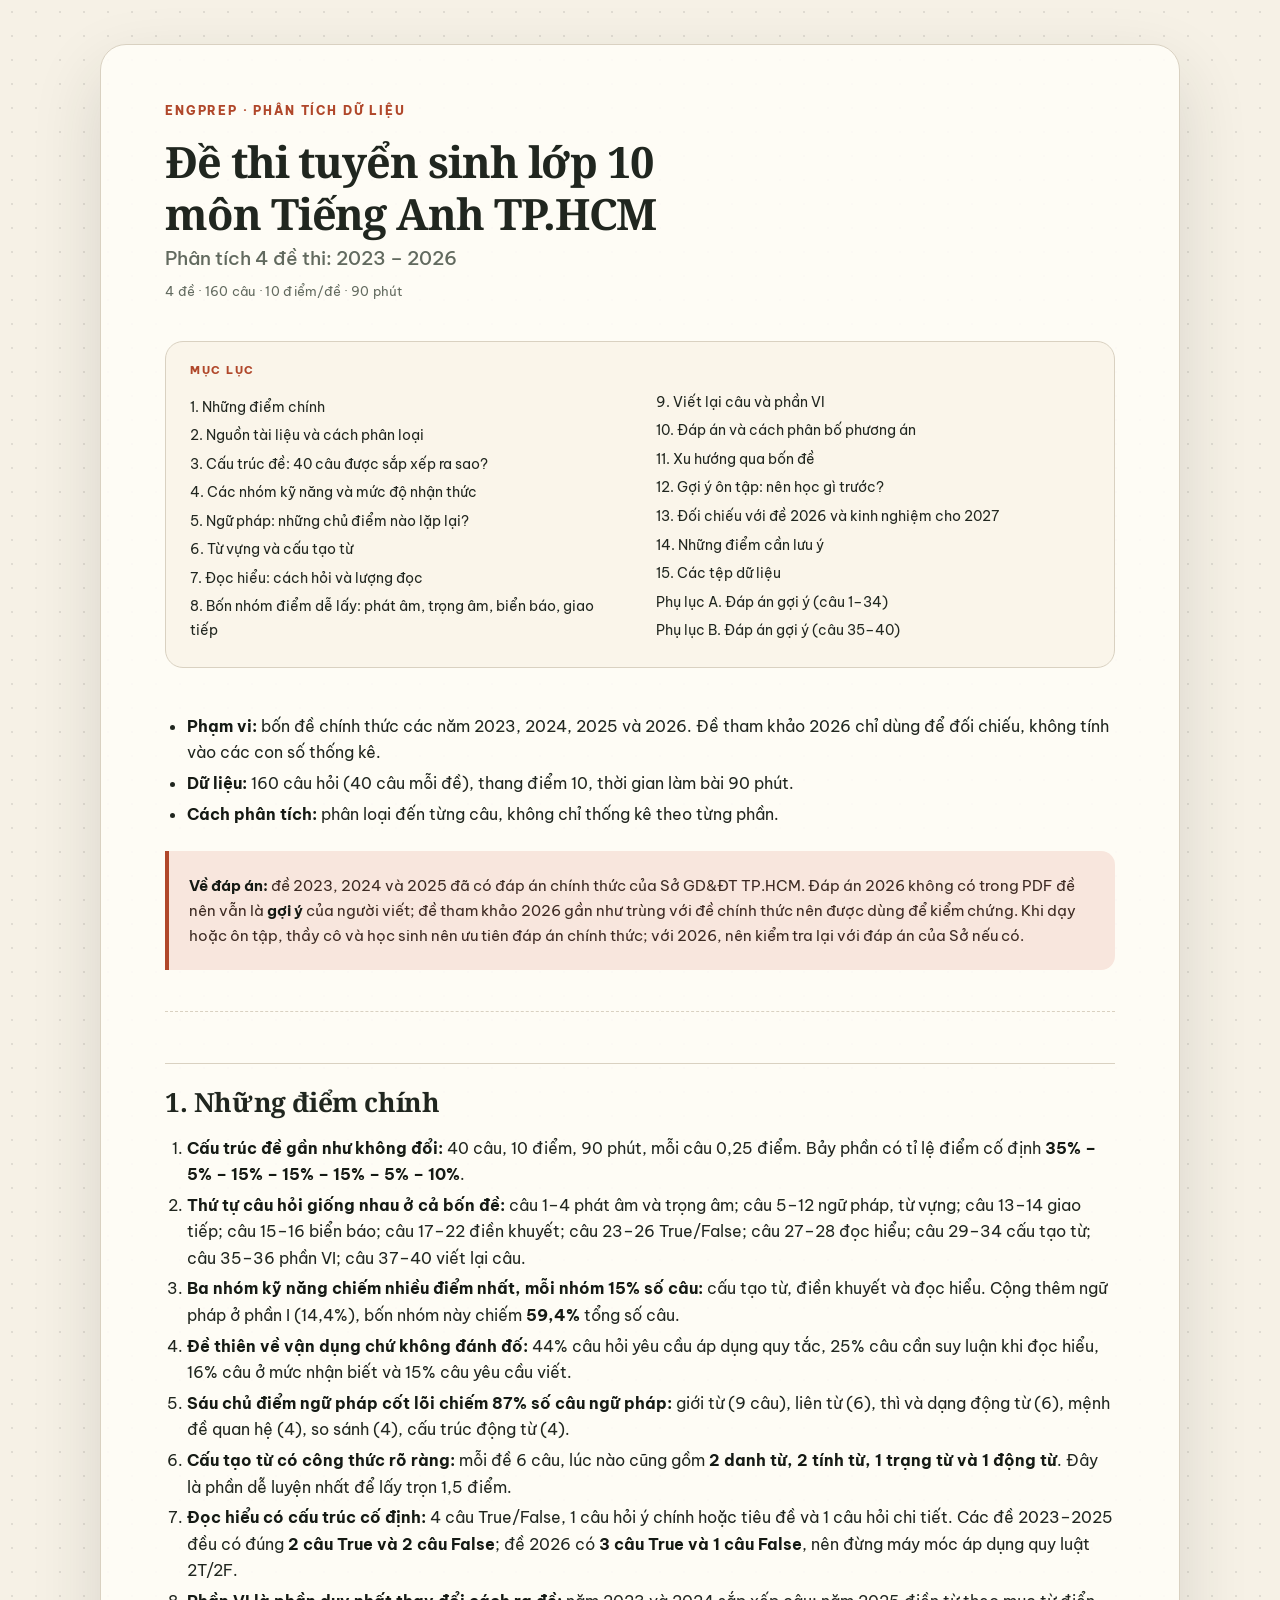
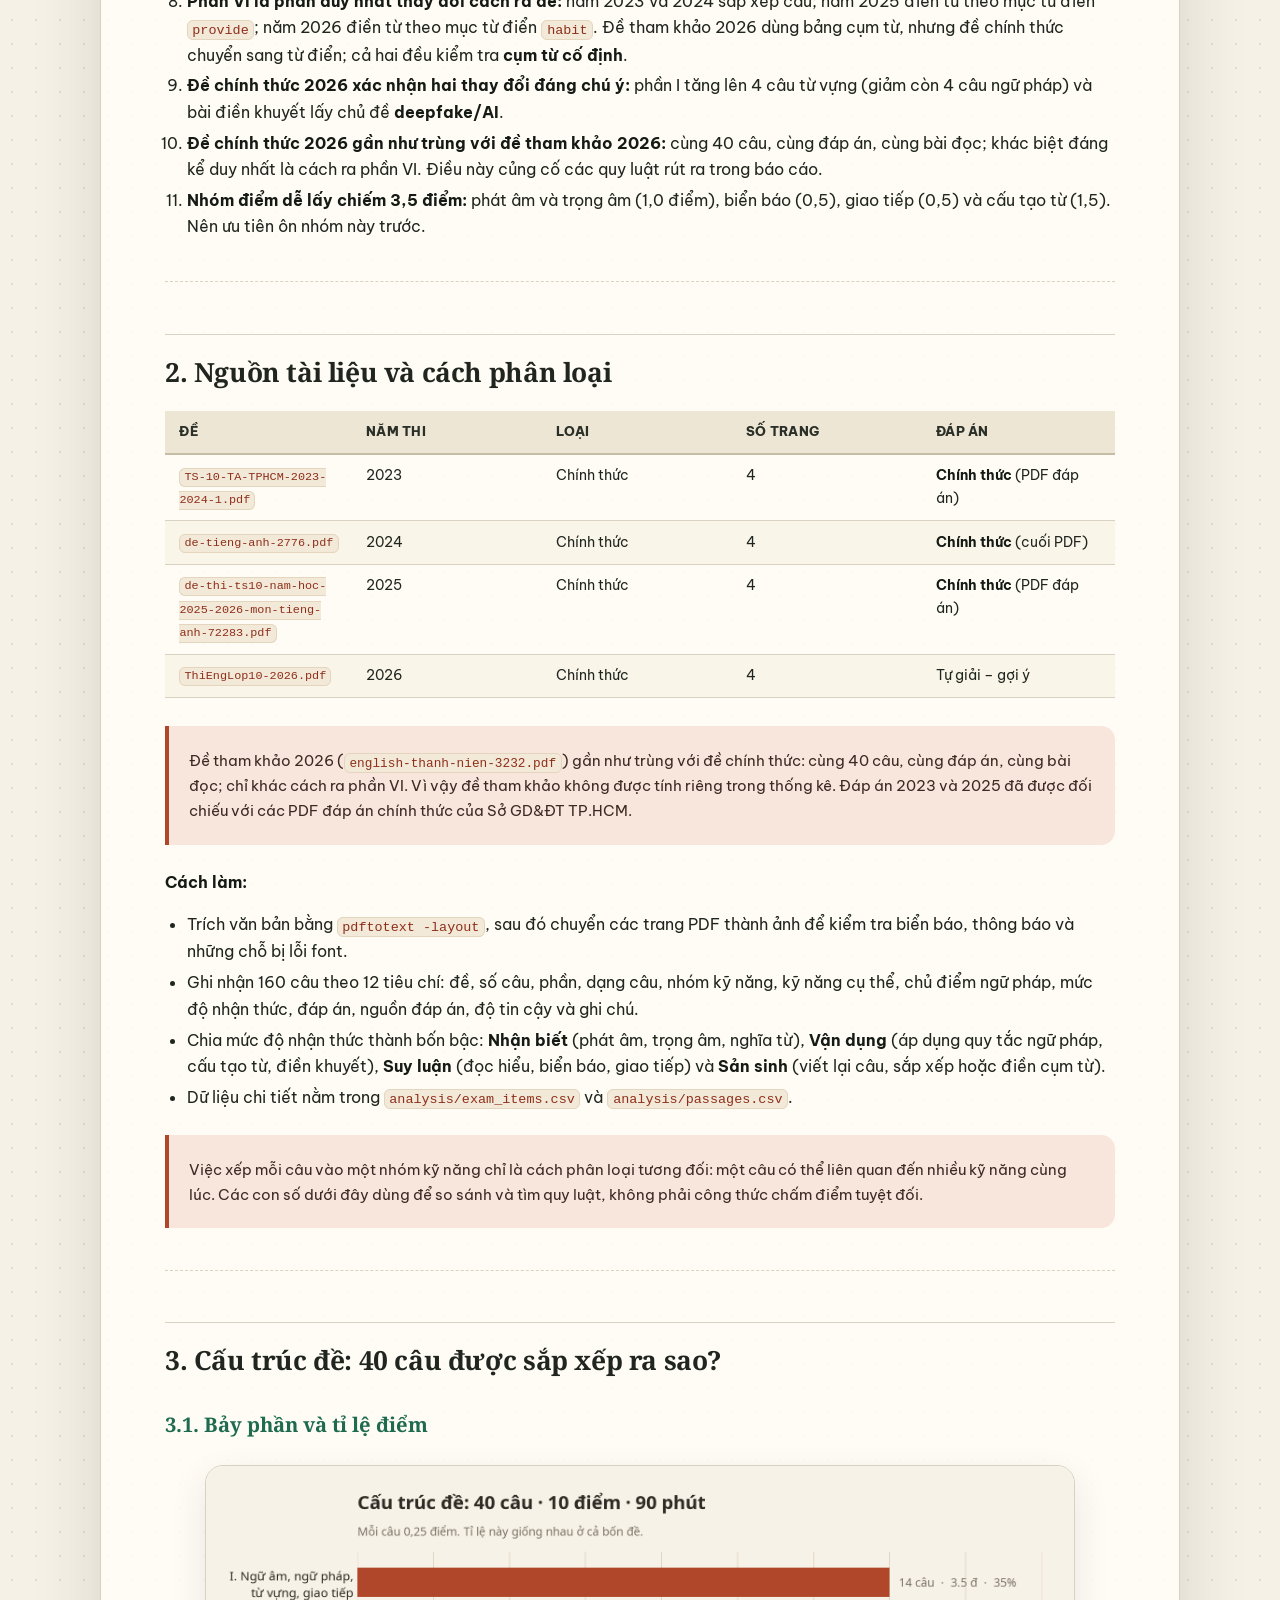
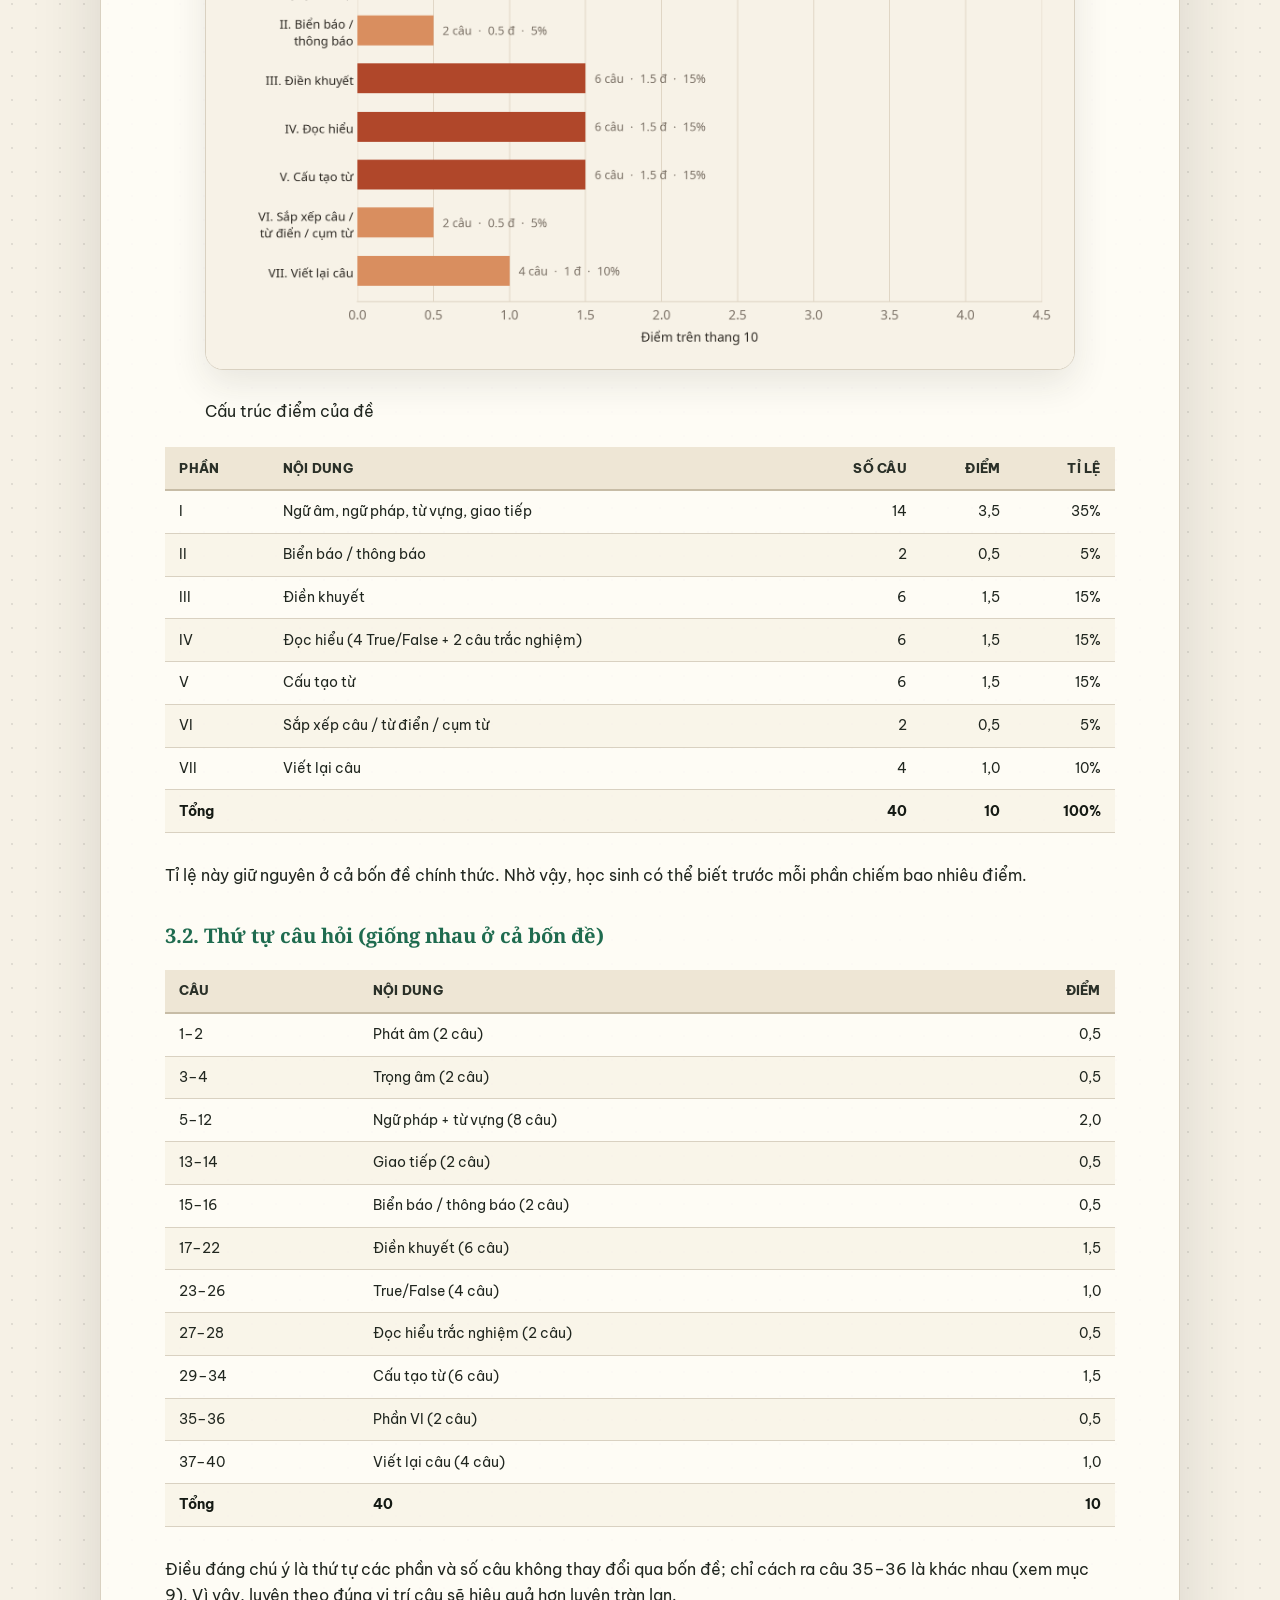
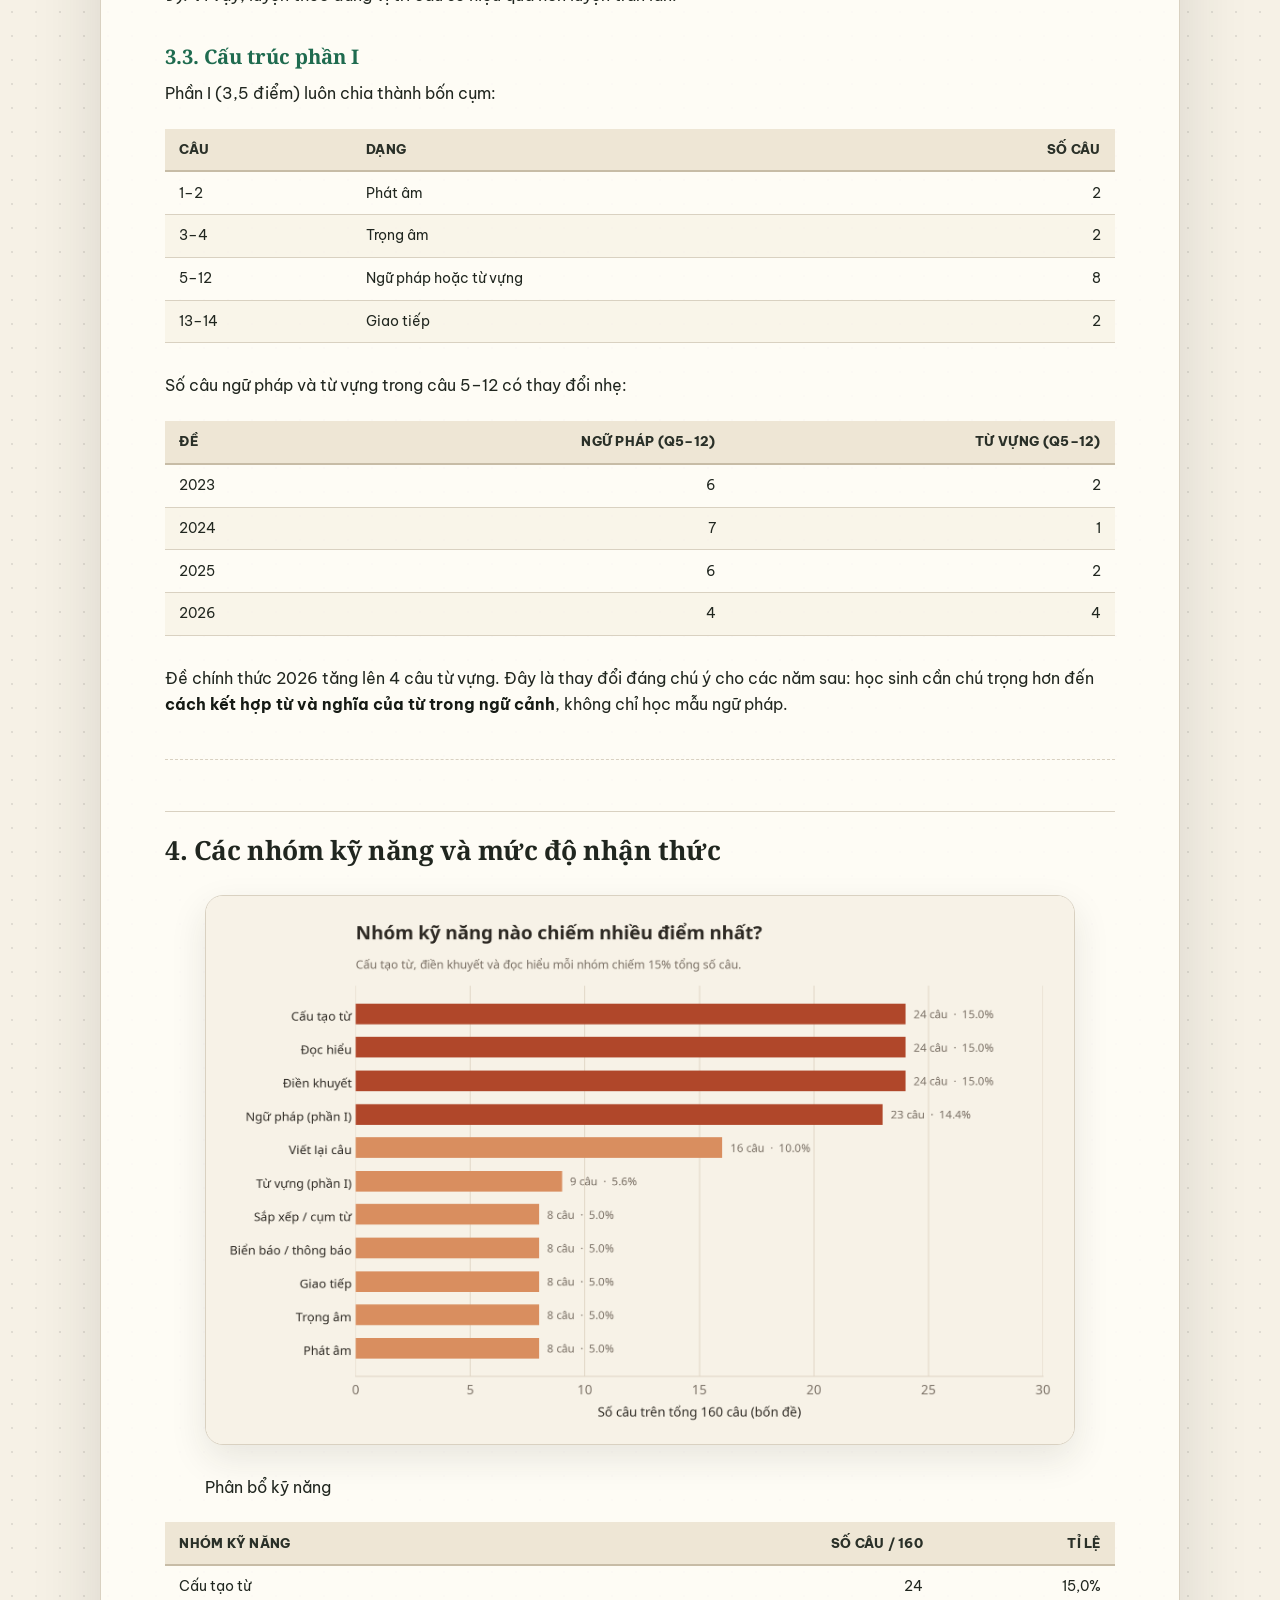
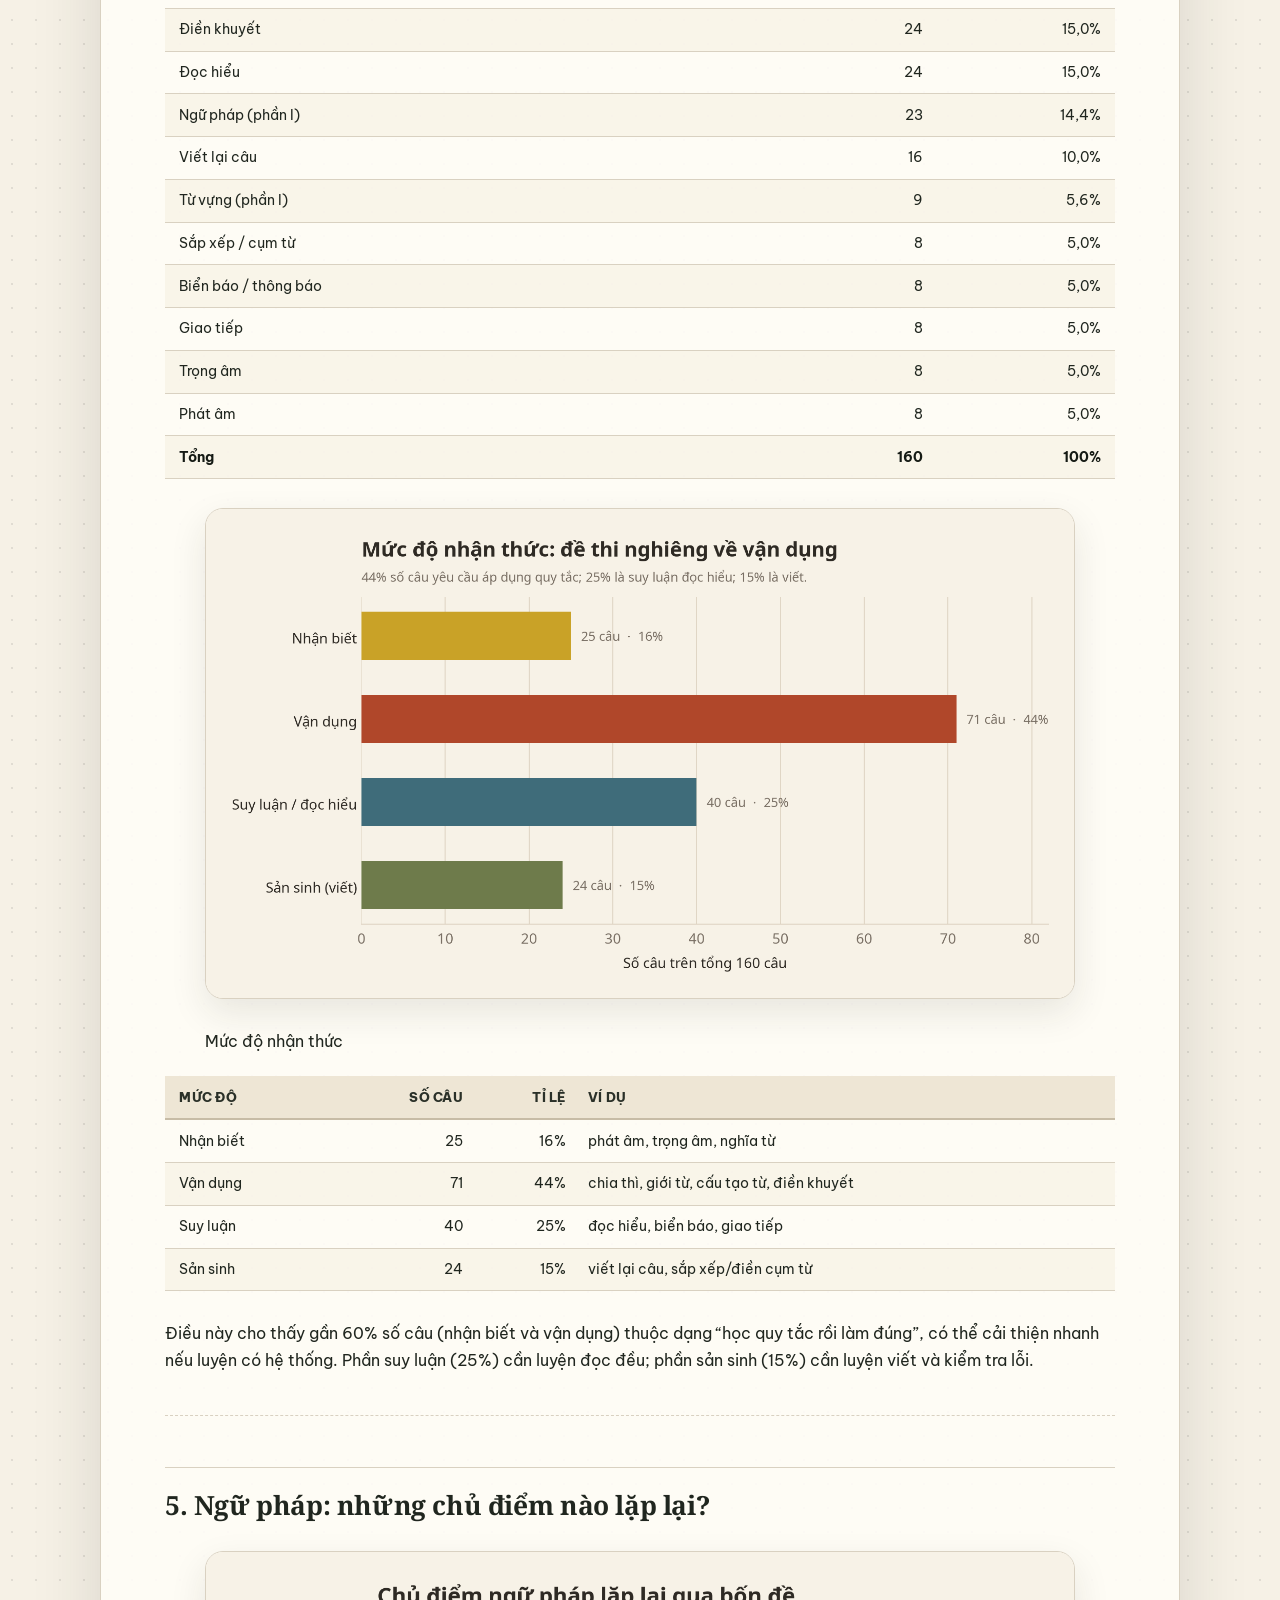
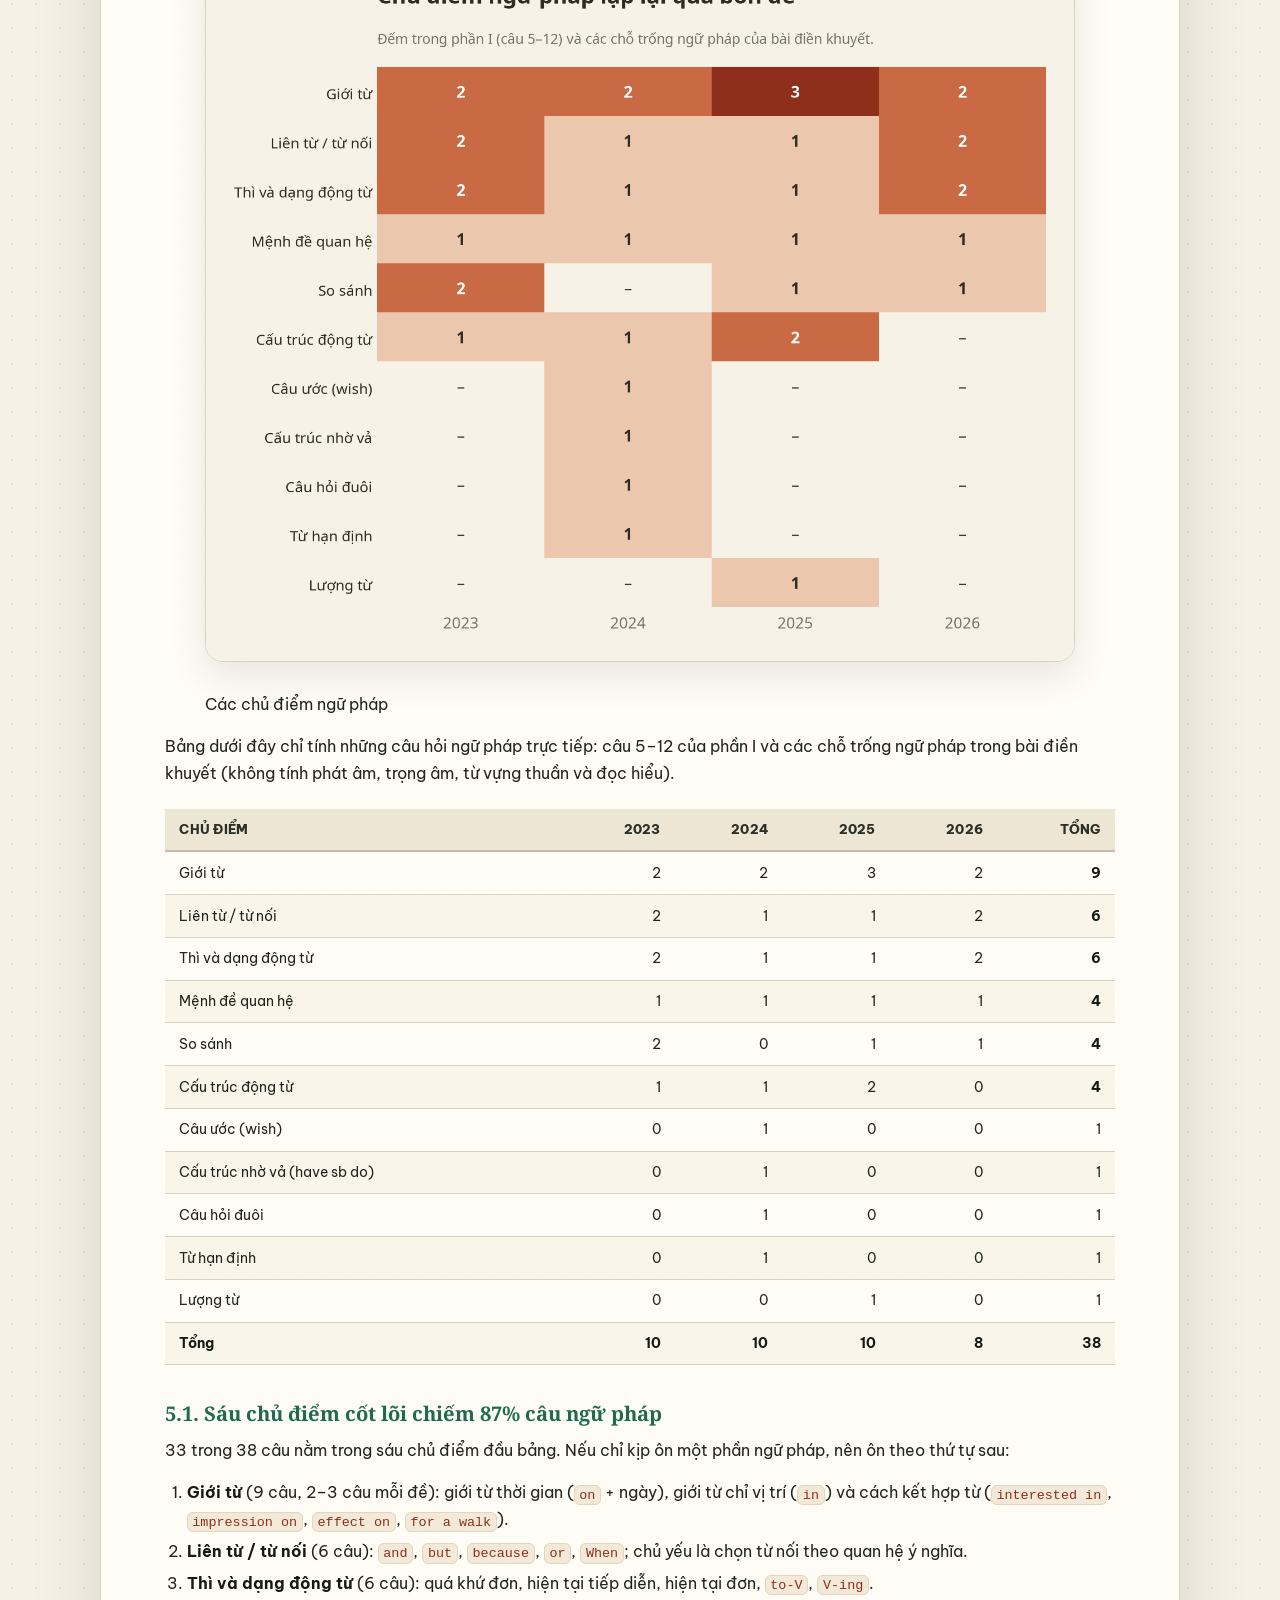
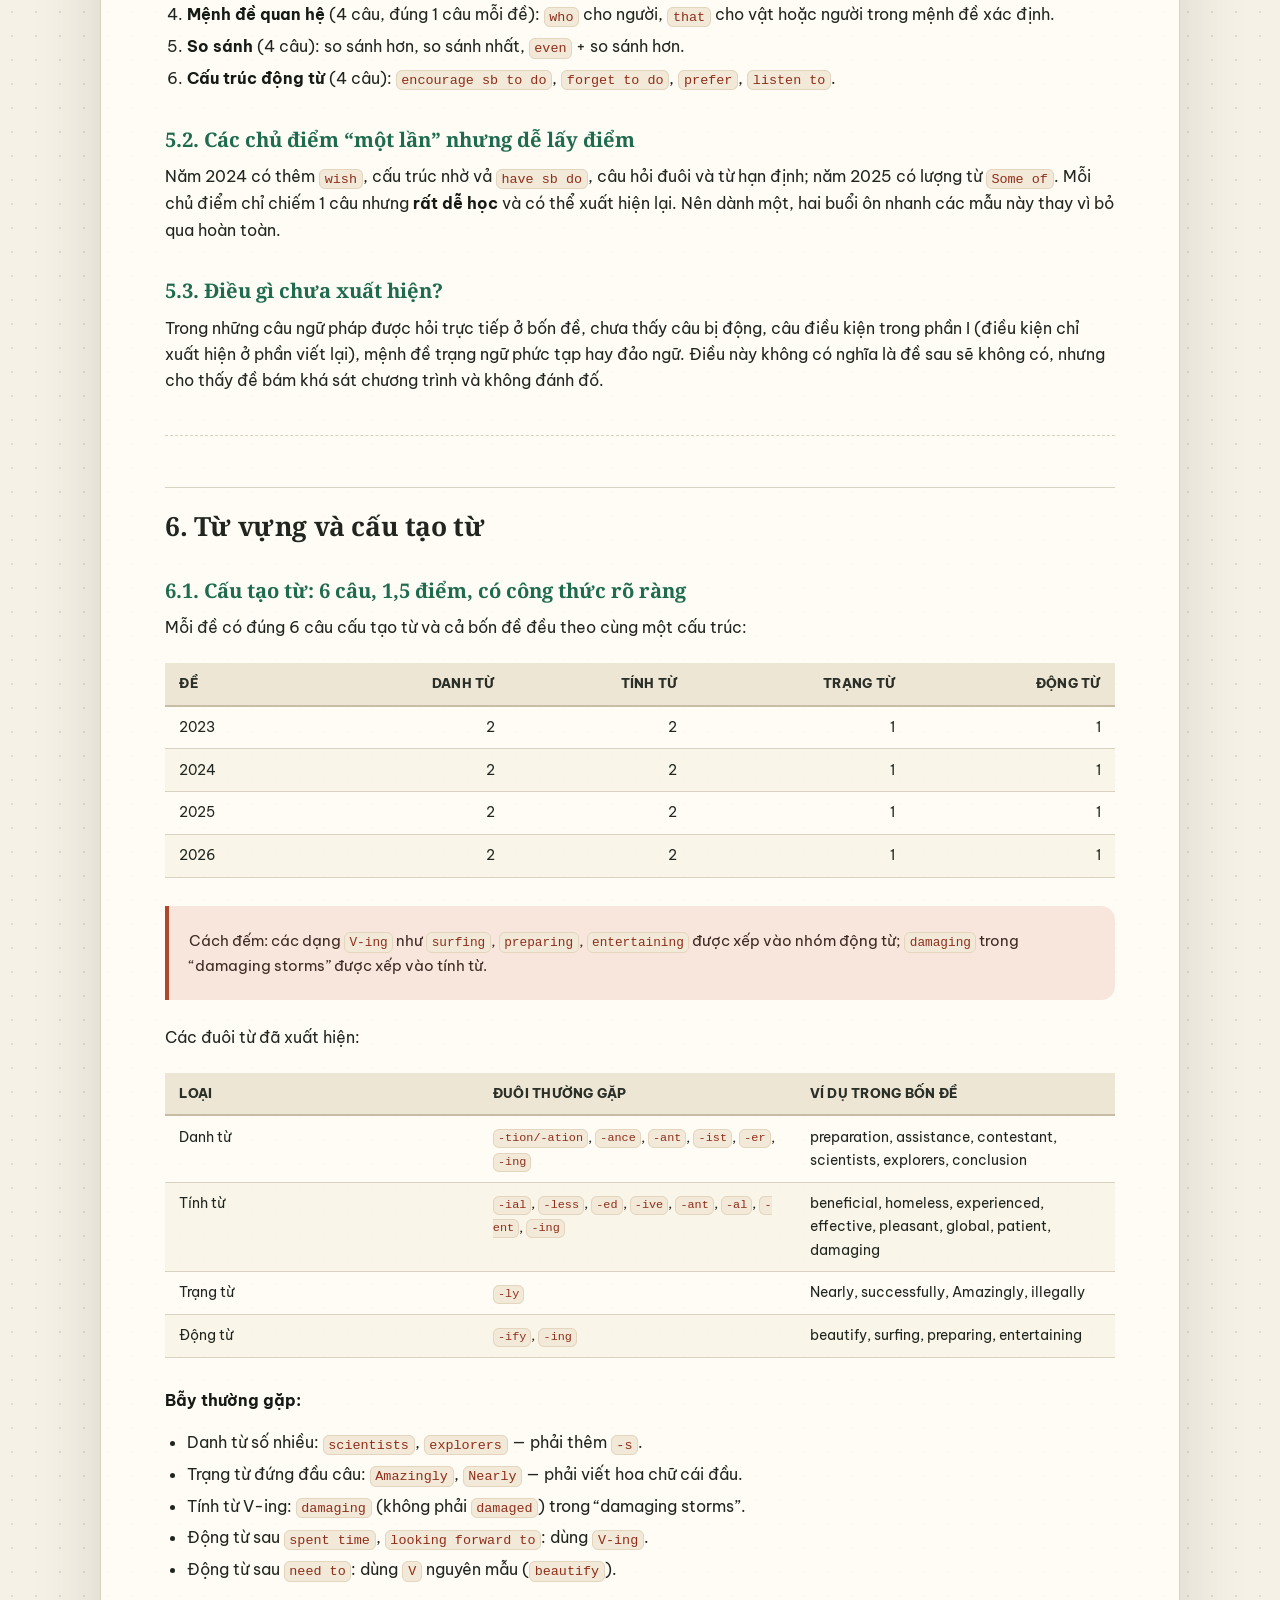
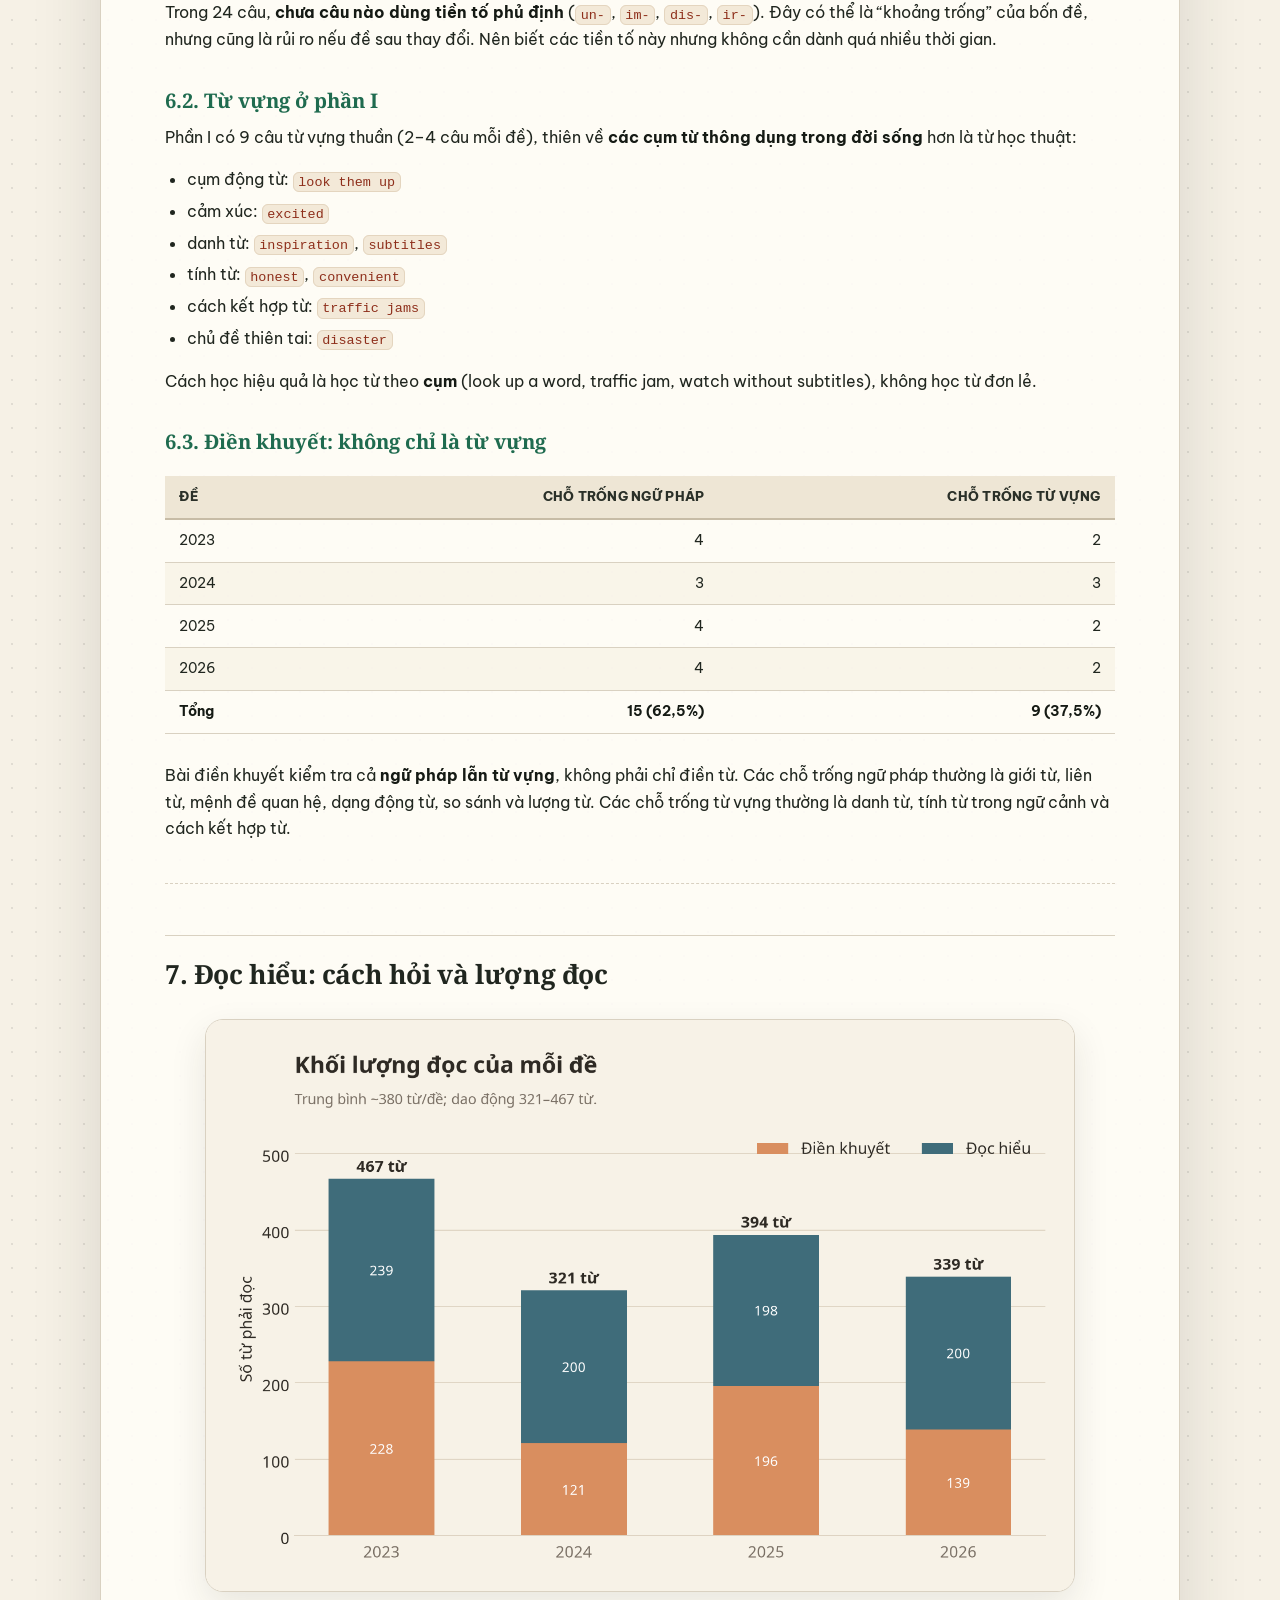
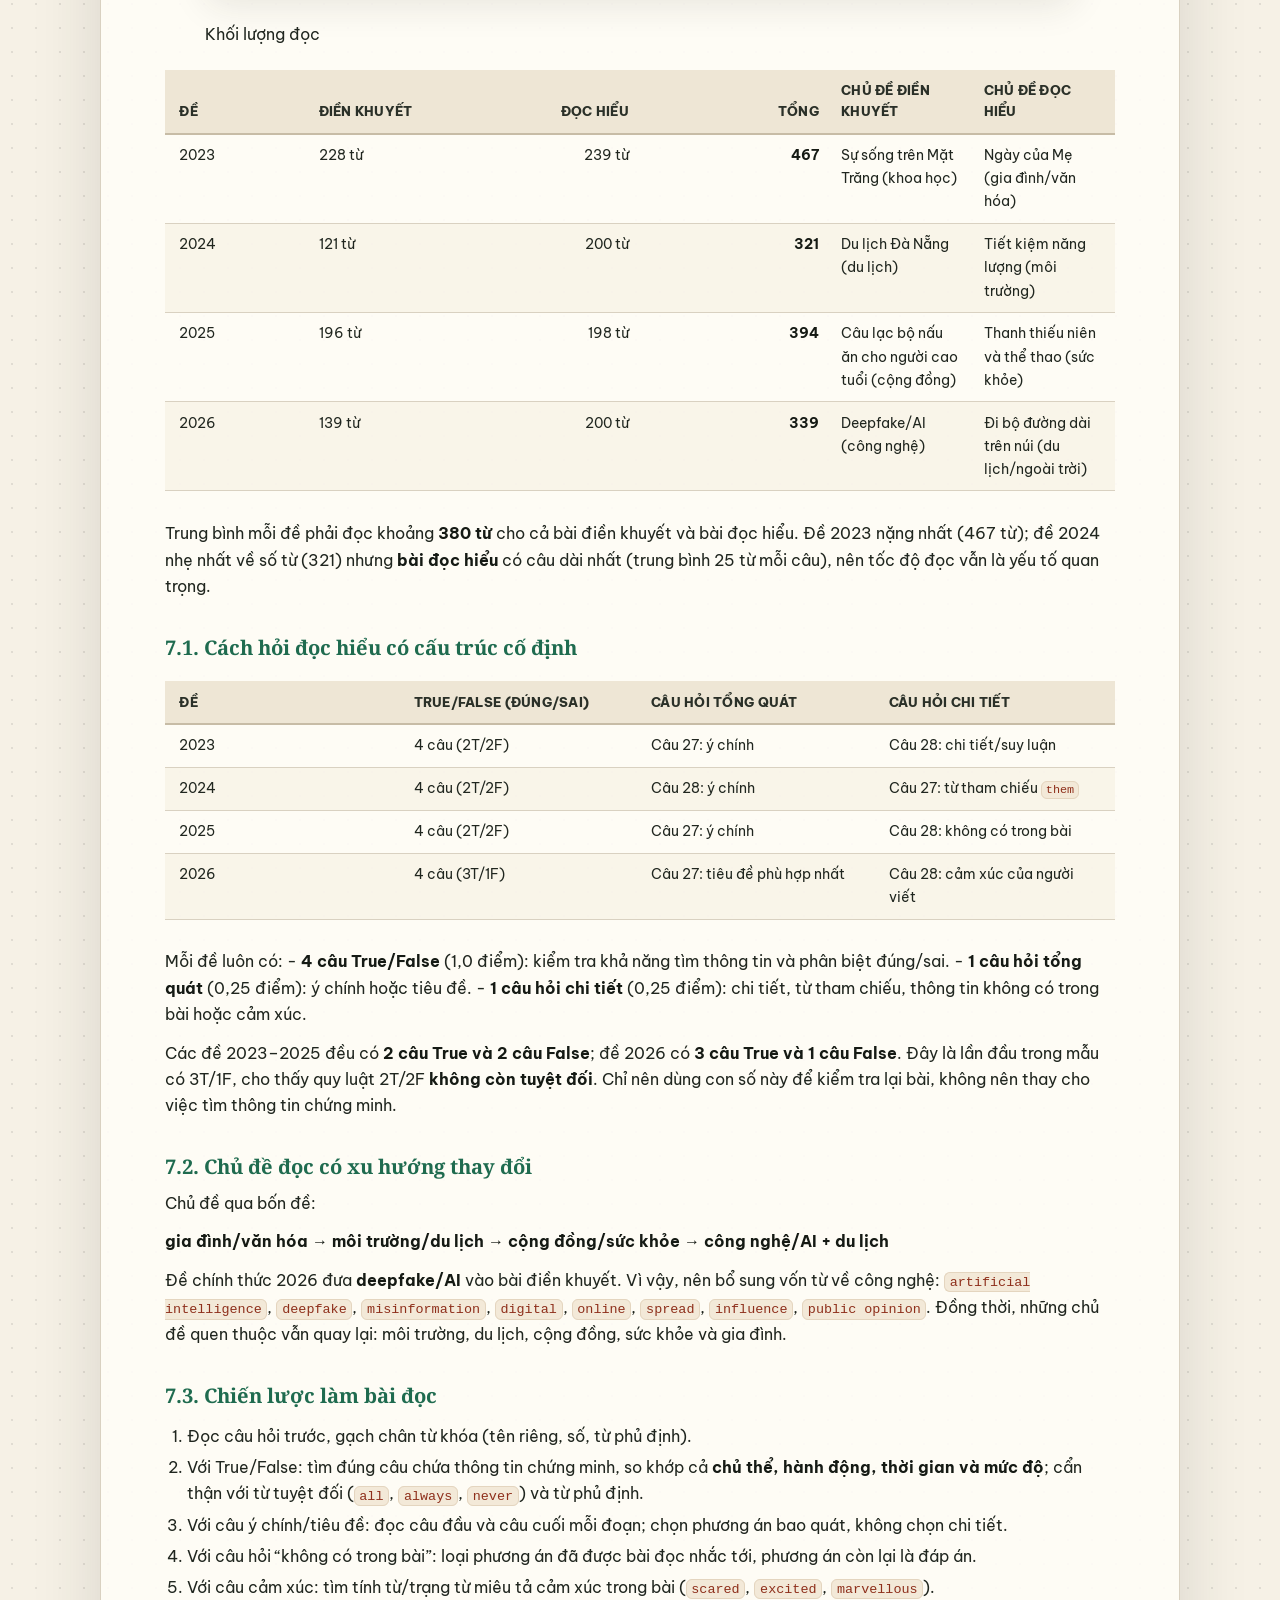
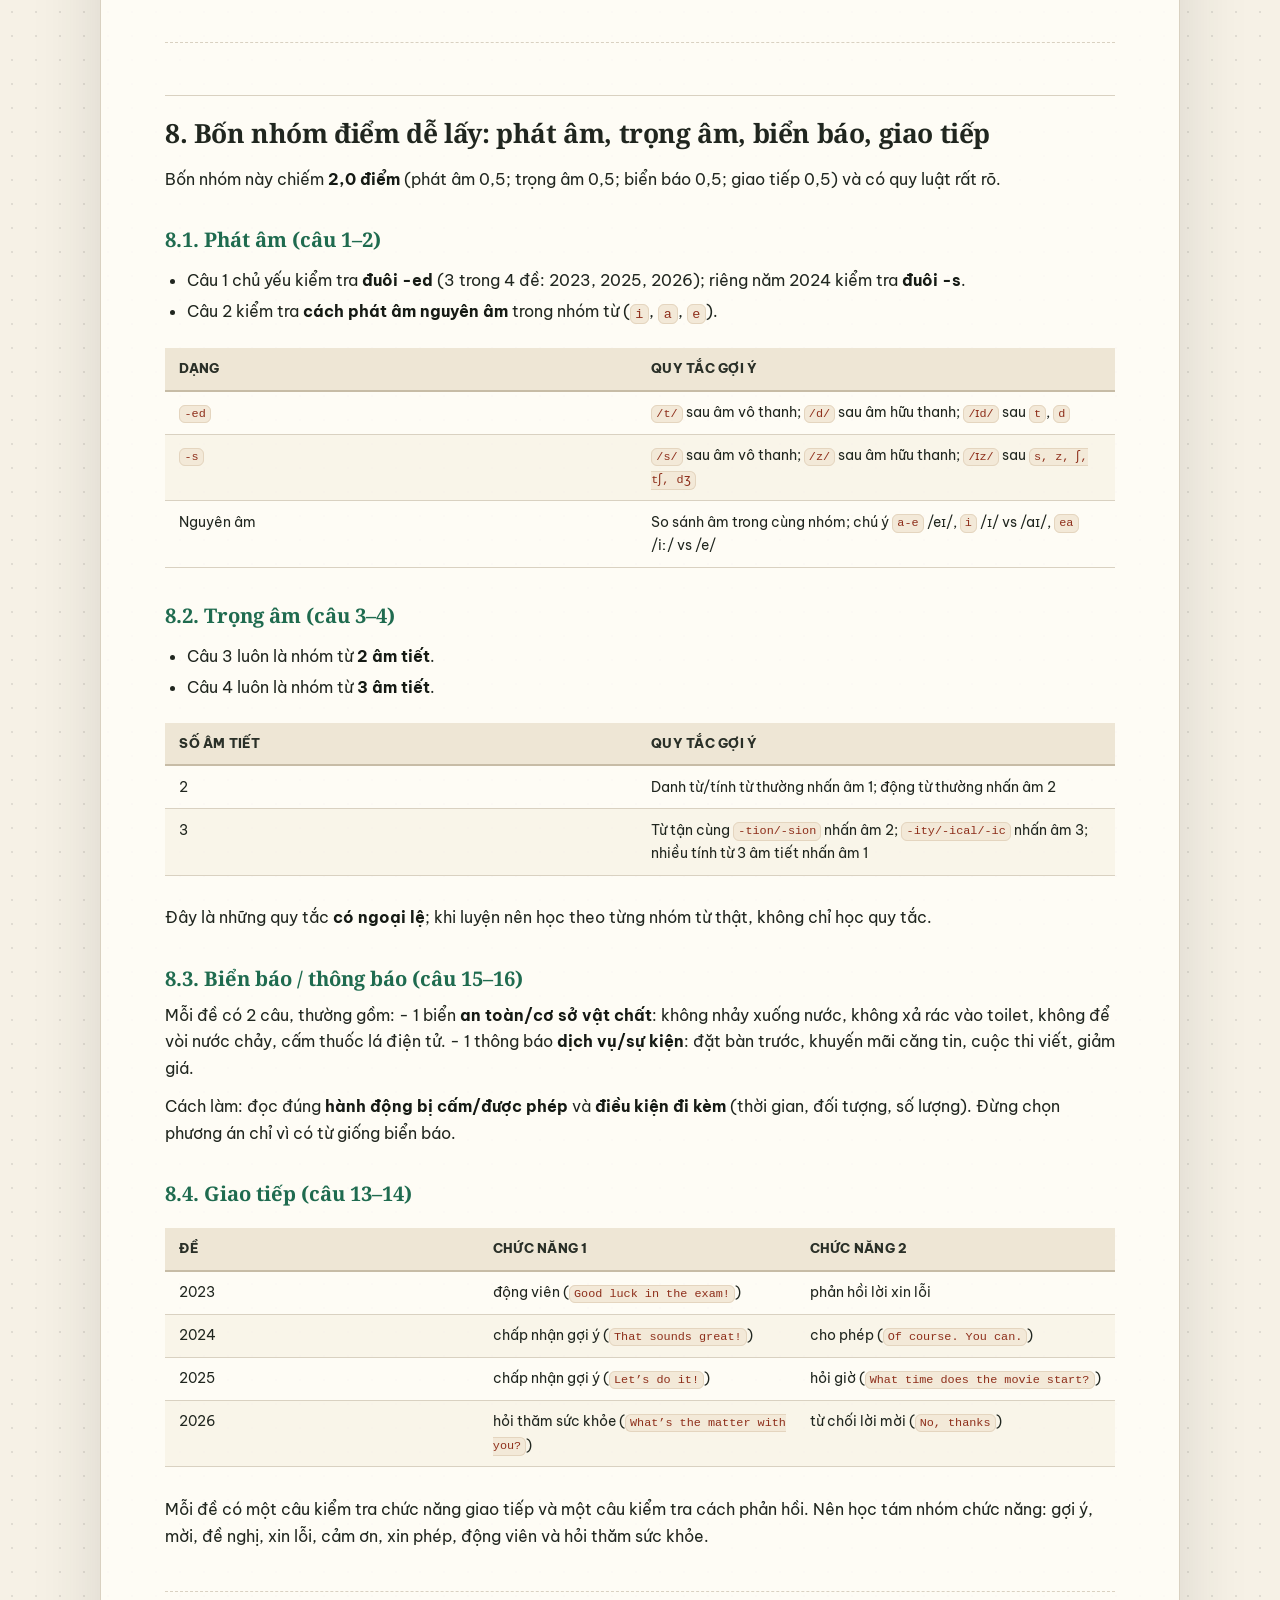
<file: index.html>
<!doctype html>
<html lang="vi">
<head>
  <meta charset="utf-8">
  <meta name="viewport" content="width=device-width, initial-scale=1">
  <title>Phân tích 4 đề thi tuyển sinh 10 môn Tiếng Anh TP.HCM</title>
  <meta name="description" content="Phân tích 4 đề thi tuyển sinh lớp 10 môn Tiếng Anh TP.HCM 2023–2026: cấu trúc đề, trọng số điểm, chủ điểm ngữ pháp, đáp án chính thức 2023–2025 và kinh nghiệm cho kỳ thi 2027.">
  <meta name="author" content="EngPrep">
  <meta name="theme-color" content="#B0472A">
  <link rel="canonical" href="https://gowwre.github.io/engprep-analysis/bao-cao-phan-tich.html">
  <meta property="og:type" content="article">
  <meta property="og:site_name" content="EngPrep">
  <meta property="og:locale" content="vi_VN">
  <meta property="og:title" content="Phân tích 4 đề thi Tiếng Anh vào lớp 10 TP.HCM (2023–2026)">
  <meta property="og:description" content="Cấu trúc 40 câu, trọng số từng phần, chủ điểm ngữ pháp lặp lại, đáp án chính thức 2023–2025 và kinh nghiệm cho kỳ thi 2027.">
  <meta property="og:url" content="https://gowwre.github.io/engprep-analysis/bao-cao-phan-tich.html">
  <meta property="og:image" content="https://gowwre.github.io/engprep-analysis/og-image.png">
  <meta property="og:image:secure_url" content="https://gowwre.github.io/engprep-analysis/og-image.png">
  <meta property="og:image:type" content="image/png">
  <meta property="og:image:width" content="1200">
  <meta property="og:image:height" content="630">
  <meta property="og:image:alt" content="Ảnh bìa báo cáo phân tích 4 đề thi tuyển sinh lớp 10 môn Tiếng Anh TP.HCM 2023–2026">
  <meta property="article:section" content="Giáo dục">
  <meta property="article:tag" content="tuyển sinh lớp 10">
  <meta property="article:tag" content="tiếng Anh">
  <meta property="article:tag" content="TP.HCM">
<meta property="article:published_time" content="2026-10-30T00:00:00+07:00">
<meta property="article:modified_time" content="2026-10-31T00:00:00+07:00">
  <meta name="twitter:card" content="summary_large_image">
  <meta name="twitter:title" content="Phân tích 4 đề thi Tiếng Anh vào lớp 10 TP.HCM (2023–2026)">
  <meta name="twitter:description" content="Cấu trúc 40 câu, trọng số từng phần, chủ điểm ngữ pháp lặp lại, đáp án chính thức 2023–2025 và kinh nghiệm cho kỳ thi 2027.">
  <meta name="twitter:image" content="https://gowwre.github.io/engprep-analysis/og-image.png">
  <meta name="twitter:image:alt" content="Ảnh bìa báo cáo phân tích 4 đề thi tuyển sinh lớp 10 môn Tiếng Anh TP.HCM 2023–2026">
  <meta http-equiv="refresh" content="0; url=bao-cao-phan-tich.html">
  <style>
    body {
      margin: 0;
      min-height: 100vh;
      display: grid;
      place-items: center;
      background: #f6f1e6;
      color: #20261f;
      font-family: "Noto Sans", "Segoe UI", Arial, sans-serif;
    }
    main {
      max-width: 34rem;
      margin: 2rem;
      padding: 2rem;
      background: #fffdf8;
      border: 1px solid #d9d1c1;
      border-radius: 20px;
      box-shadow: 0 20px 50px rgba(35, 42, 34, 0.12);
    }
    h1 { margin: 0 0 0.5rem; font-family: "Noto Serif", "Times New Roman", "Liberation Serif", serif; font-size: 1.6rem; }
    p { margin: 0.5rem 0; color: #626a5f; }
    a { color: #b0472a; font-weight: 700; }
  </style>
</head>
<body>
  <main>
    <h1>Phân tích 4 đề thi tuyển sinh 10 môn Tiếng Anh TP.HCM</h1>
    <p>Đang mở báo cáo…</p>
    <p><a href="bao-cao-phan-tich.html">Mở báo cáo phân tích</a></p>
  </main>
</body>
</html>
</file>
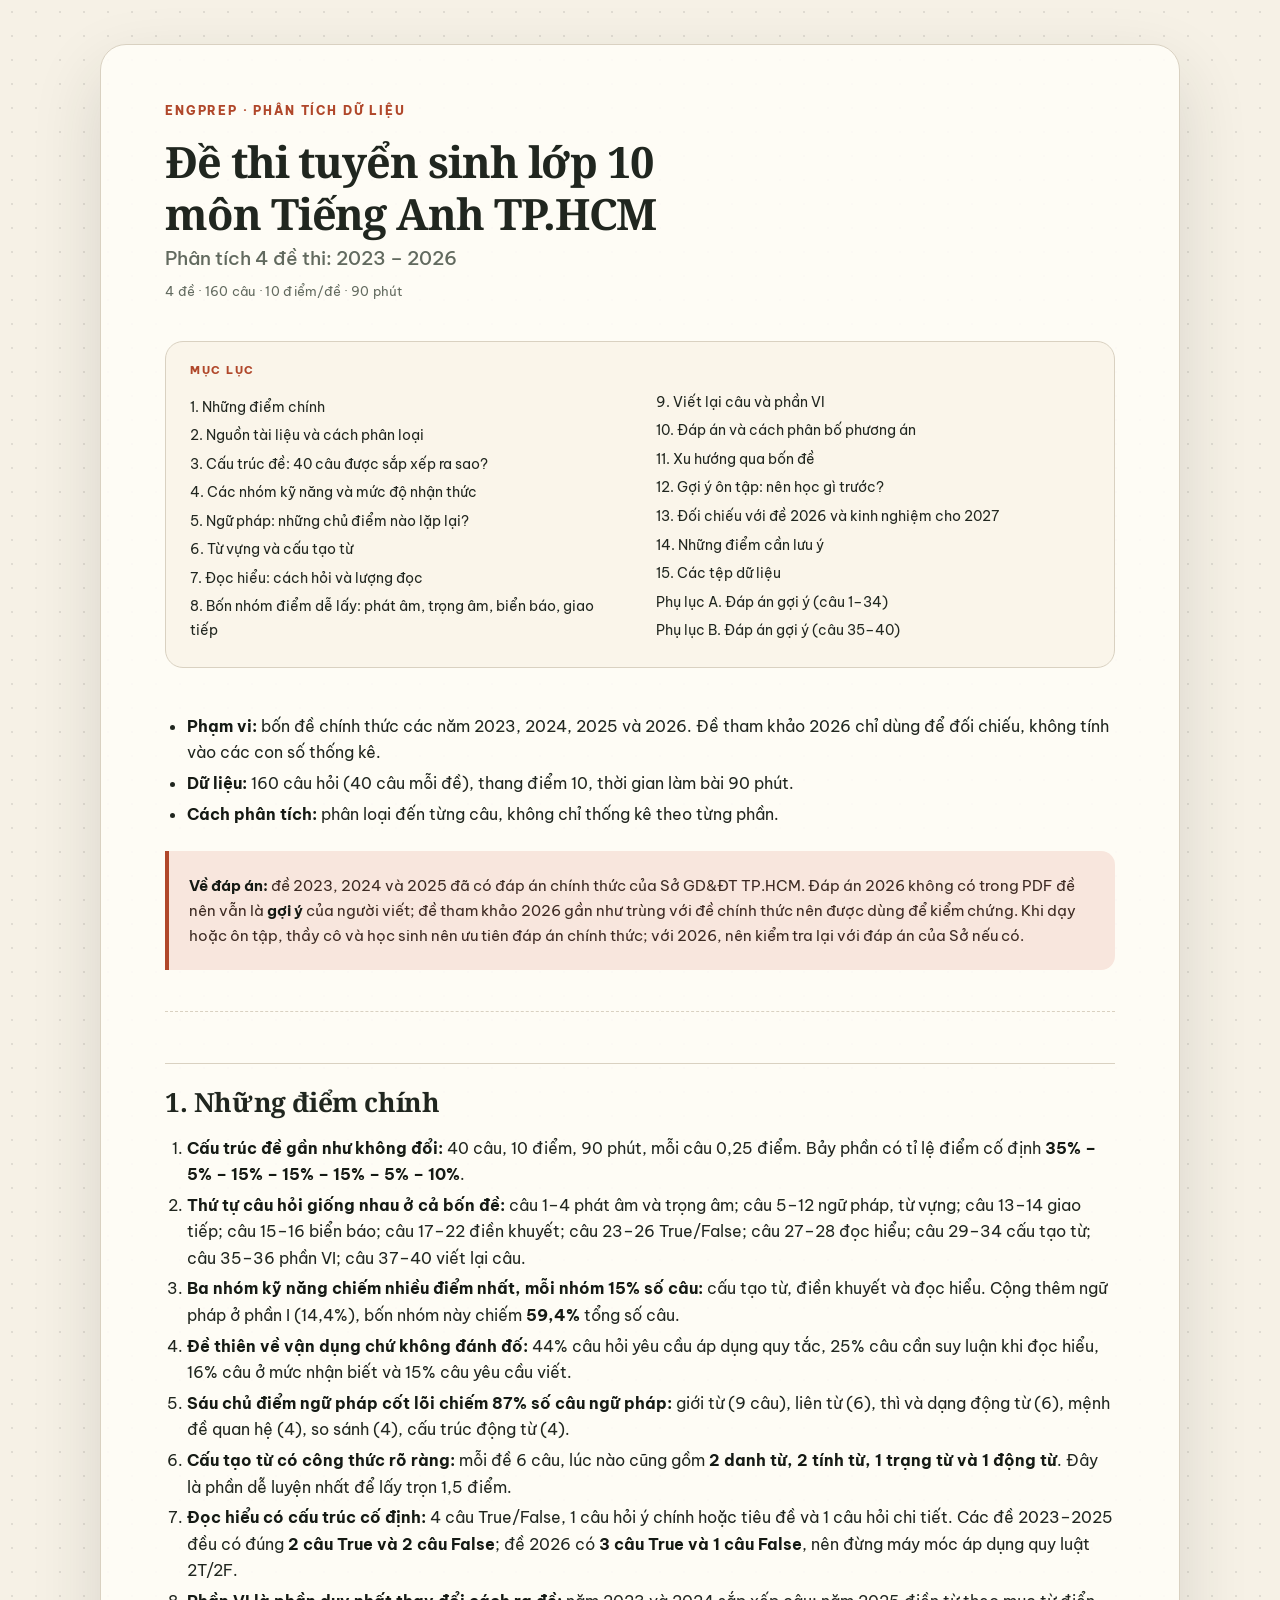
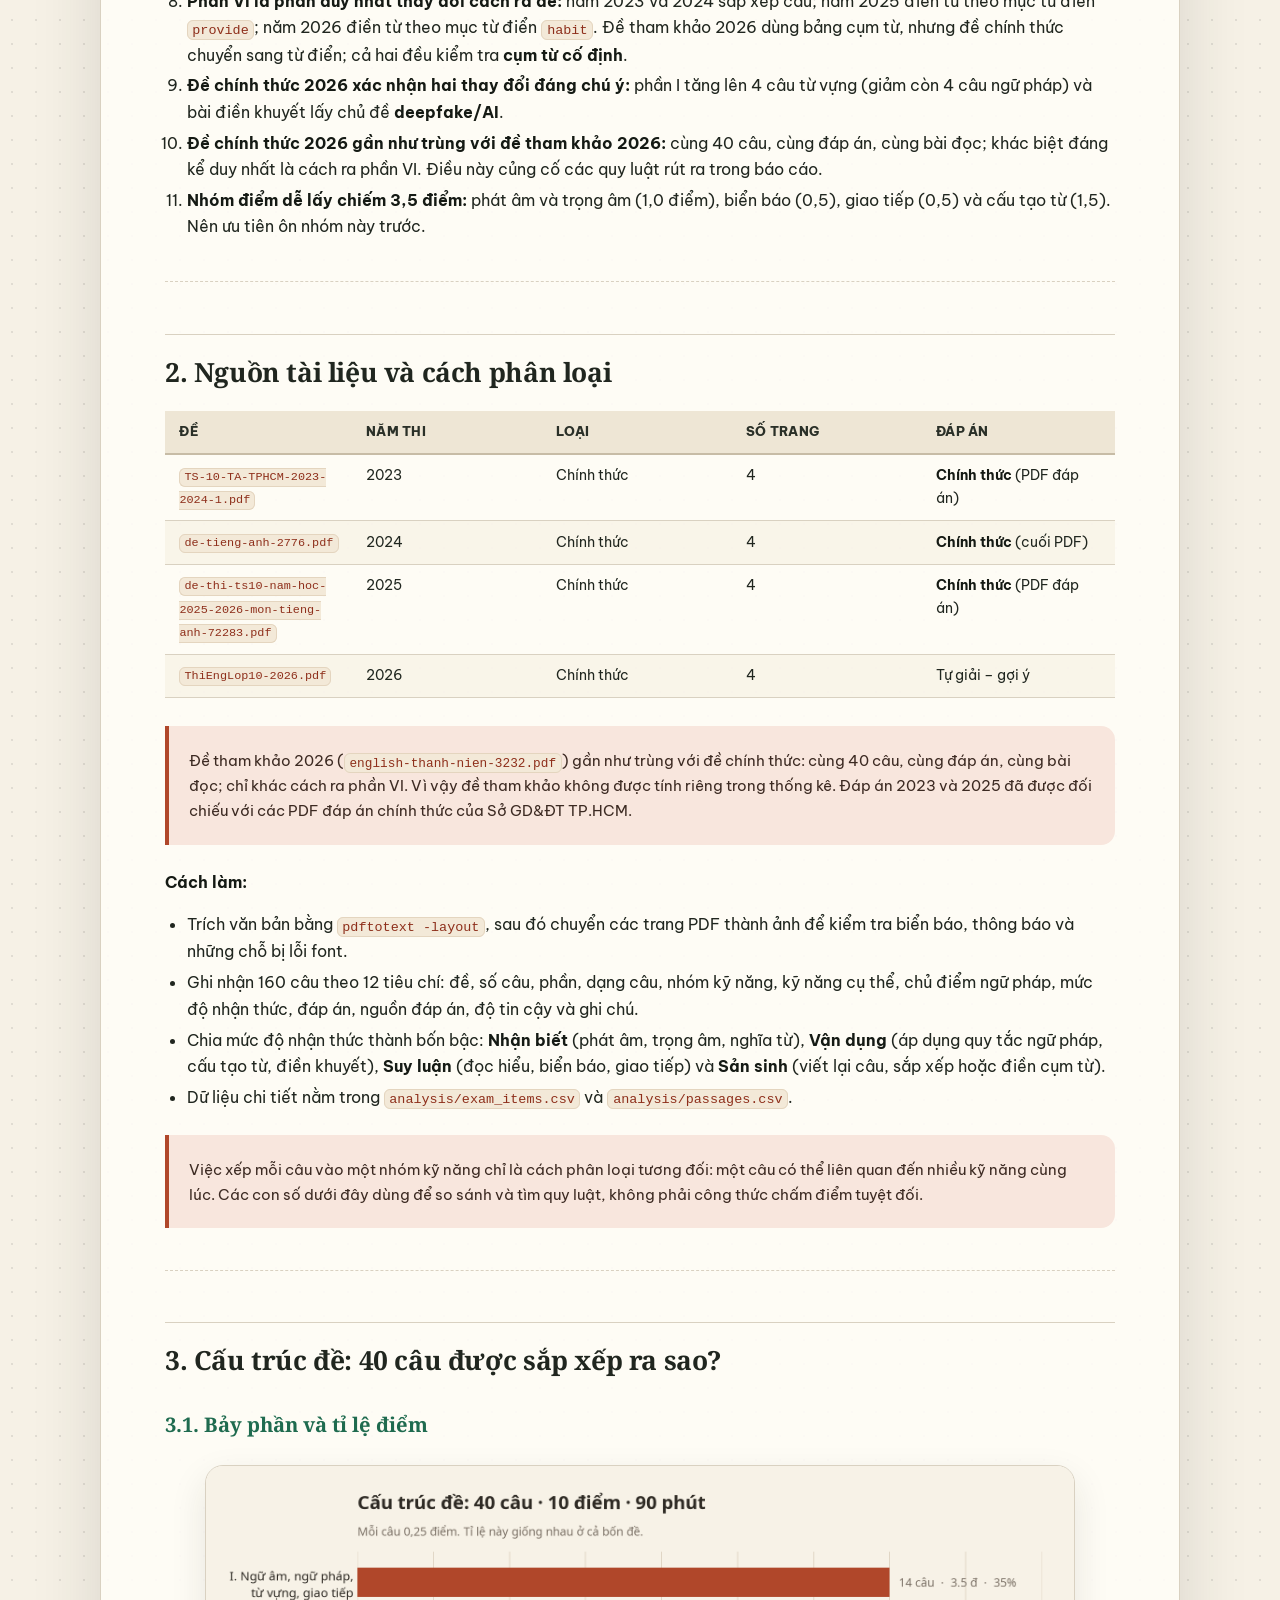
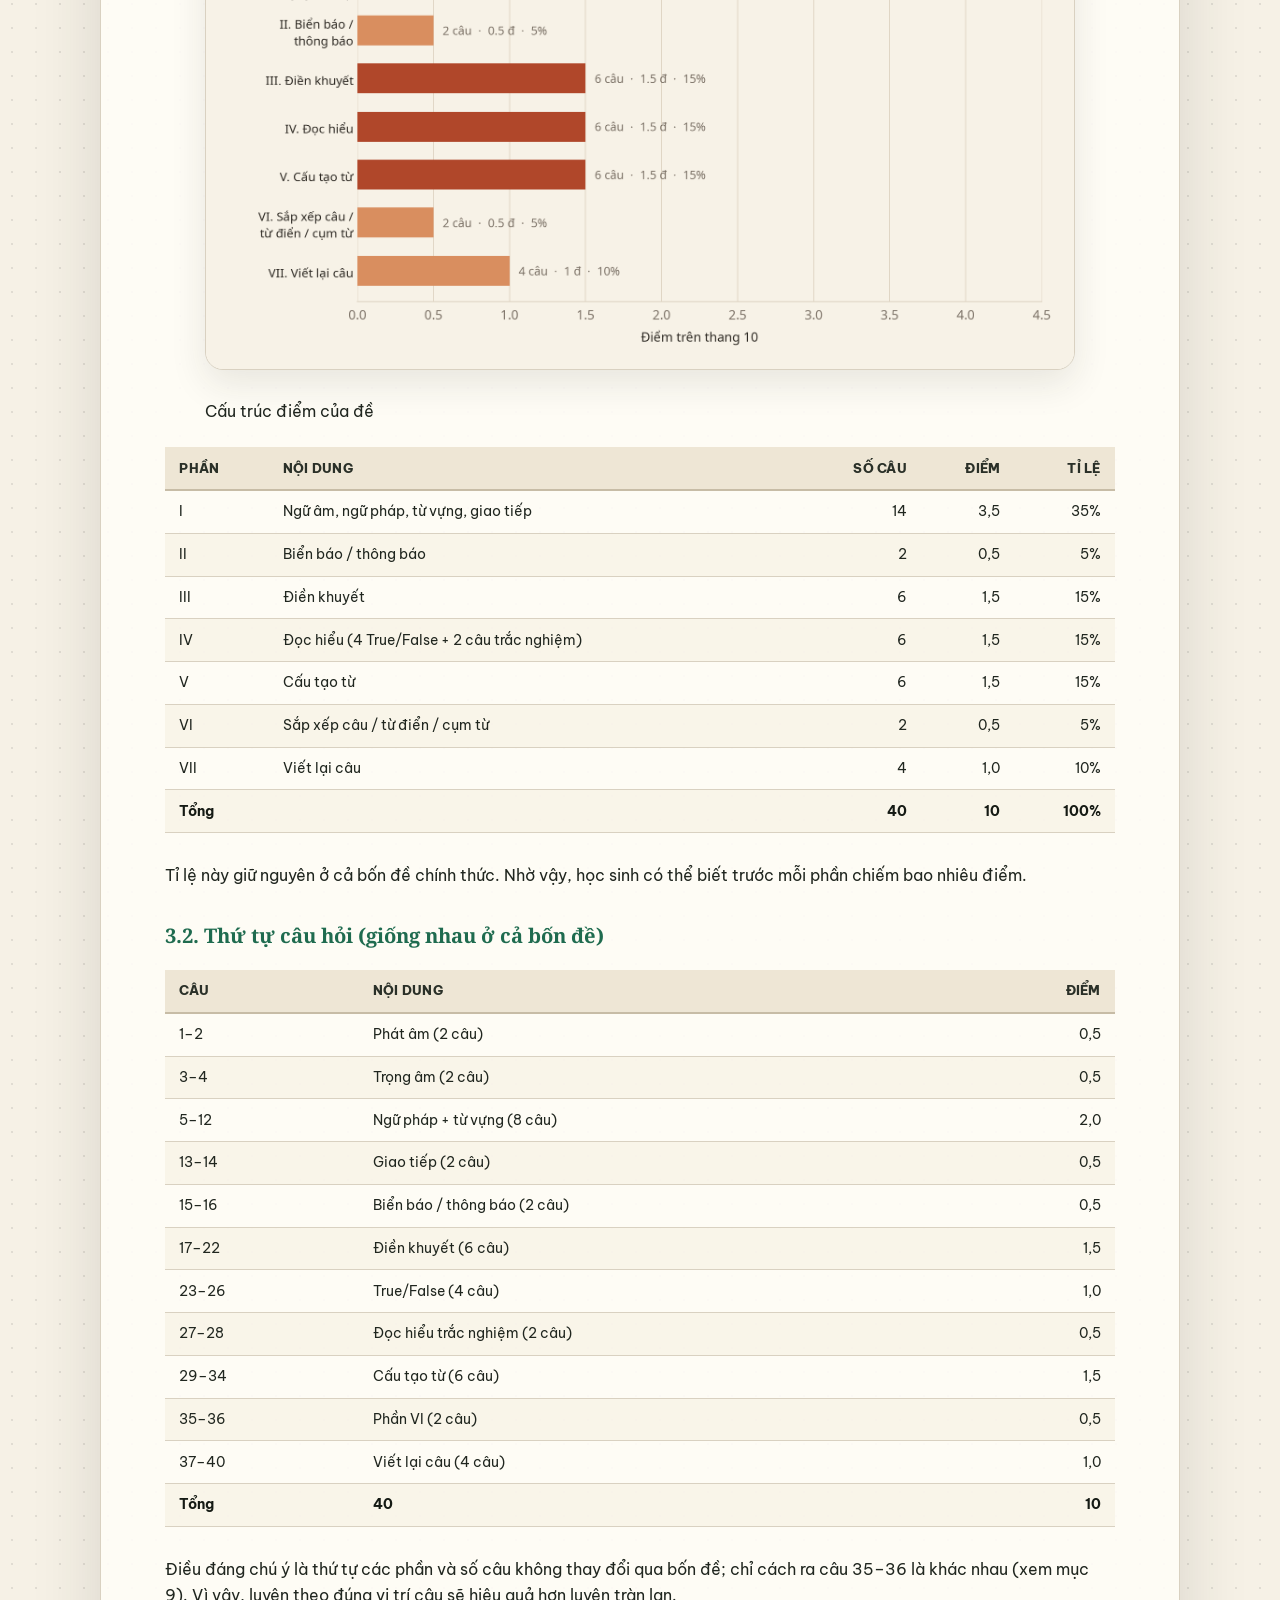
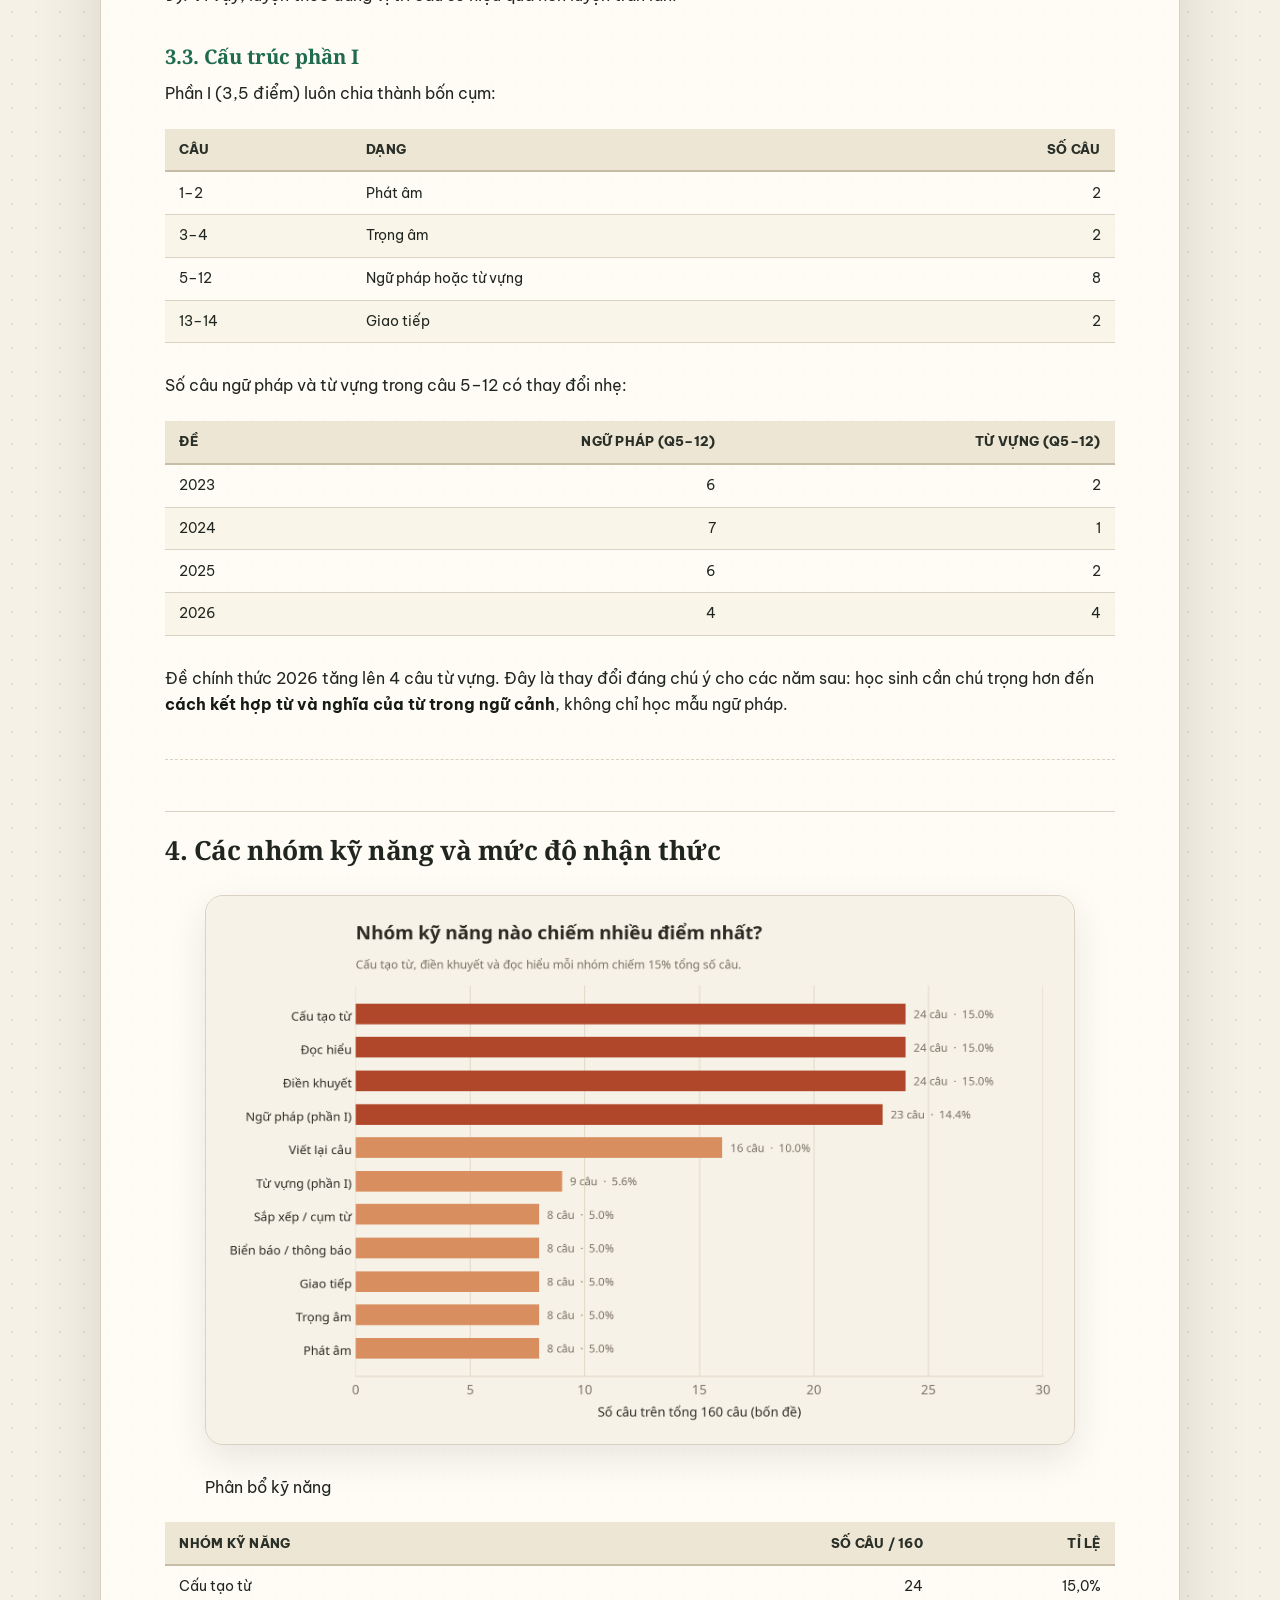
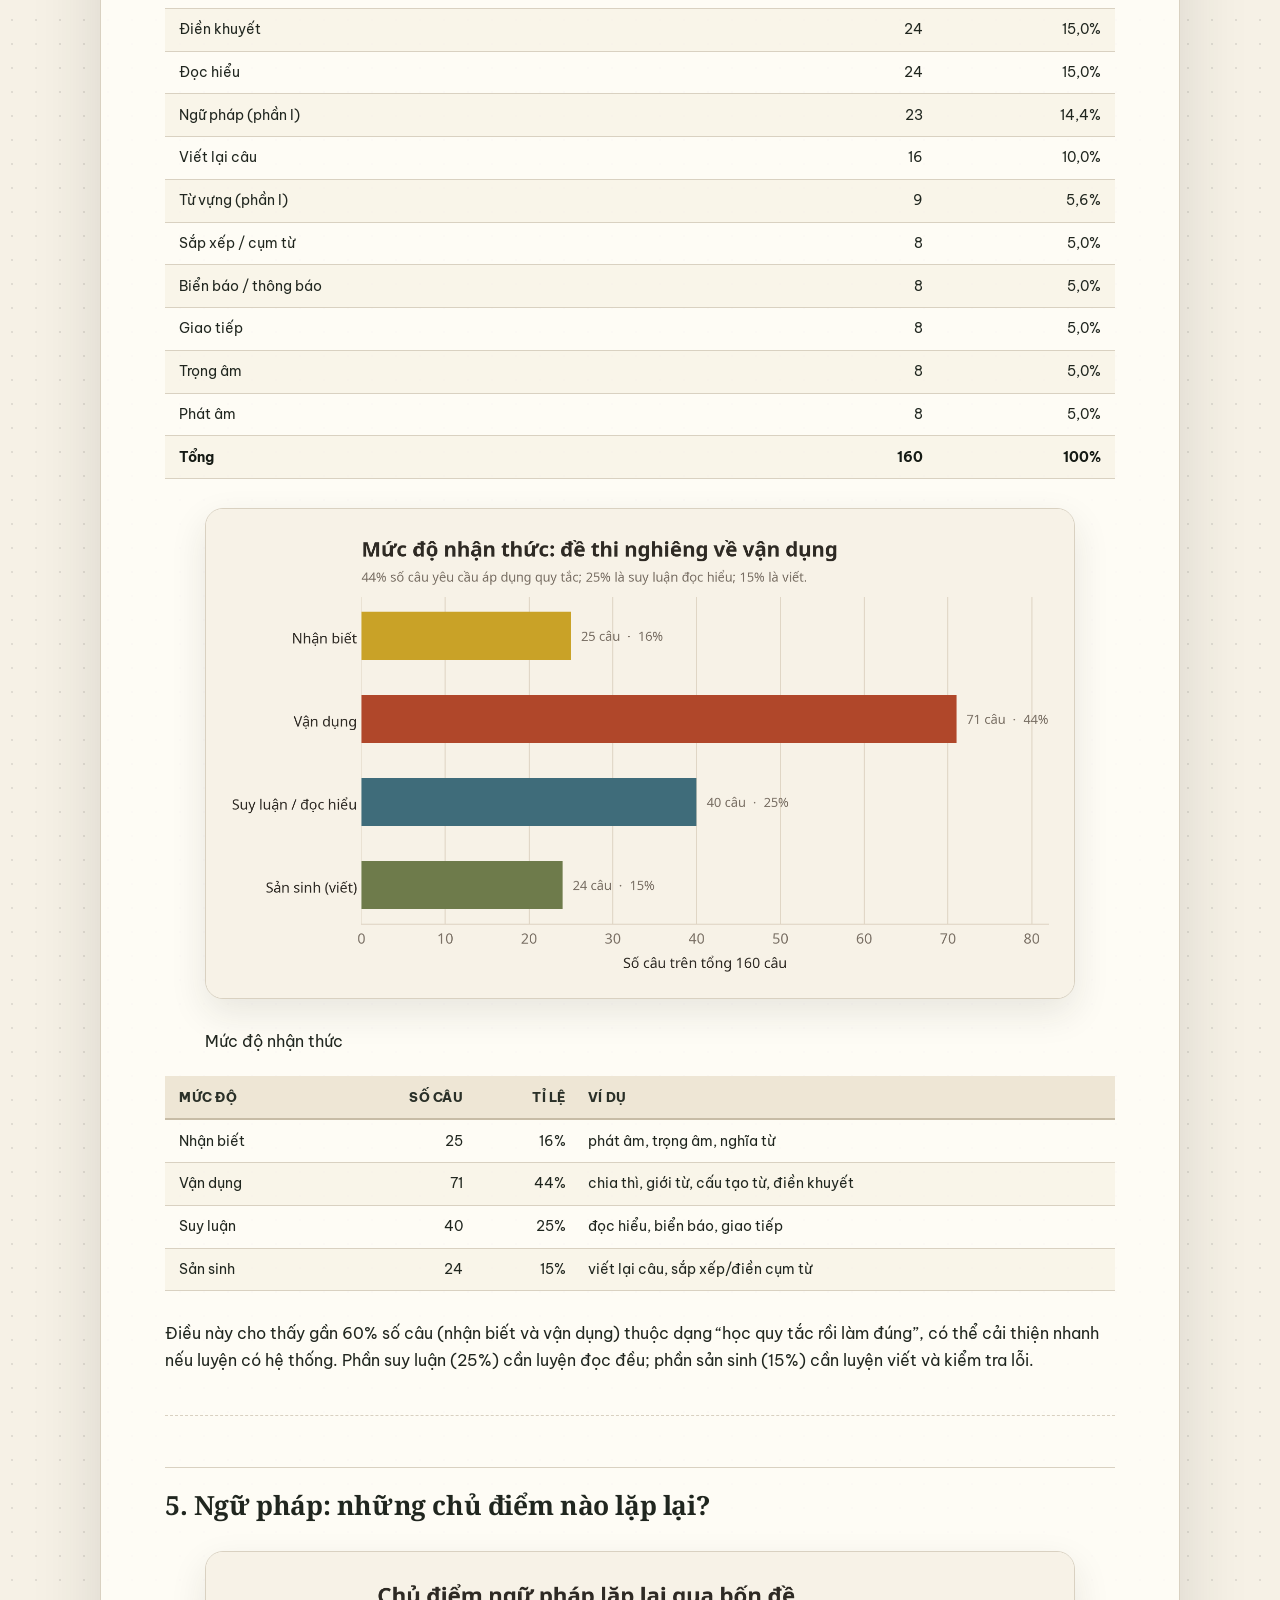
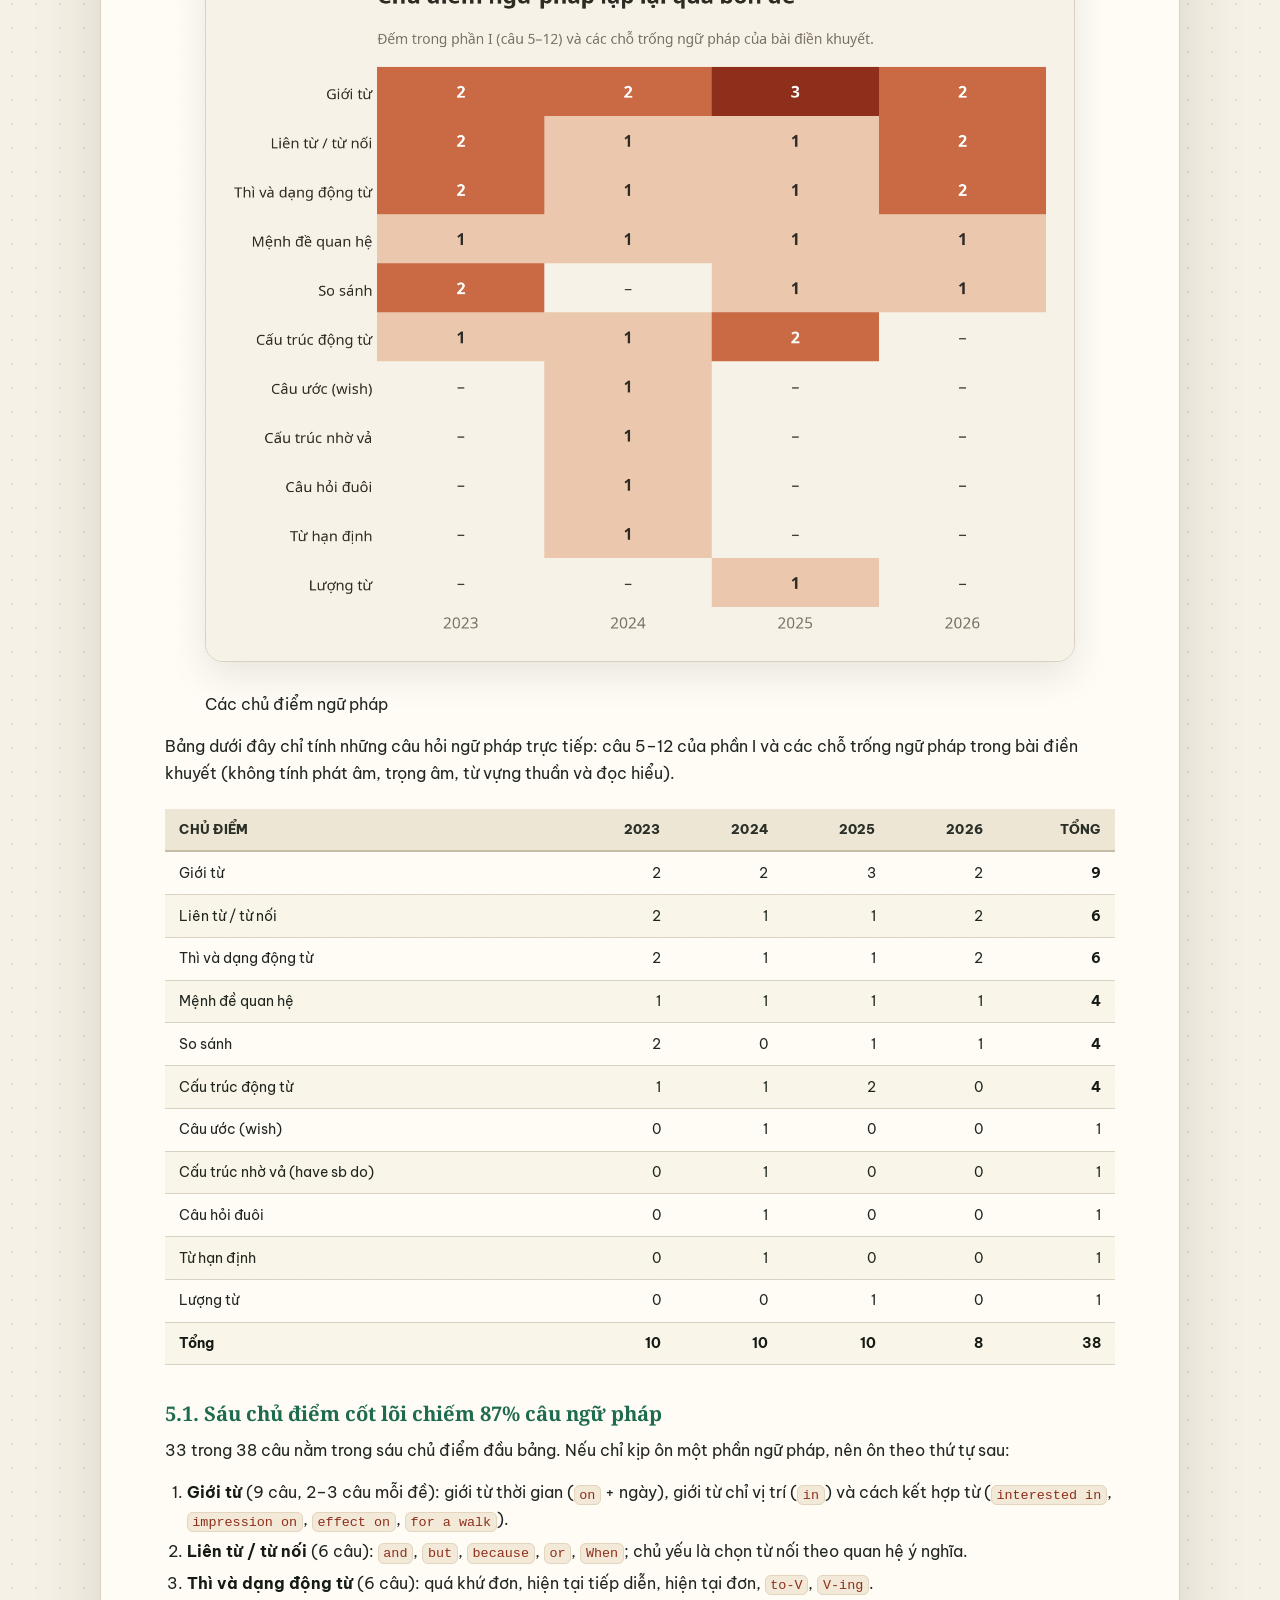
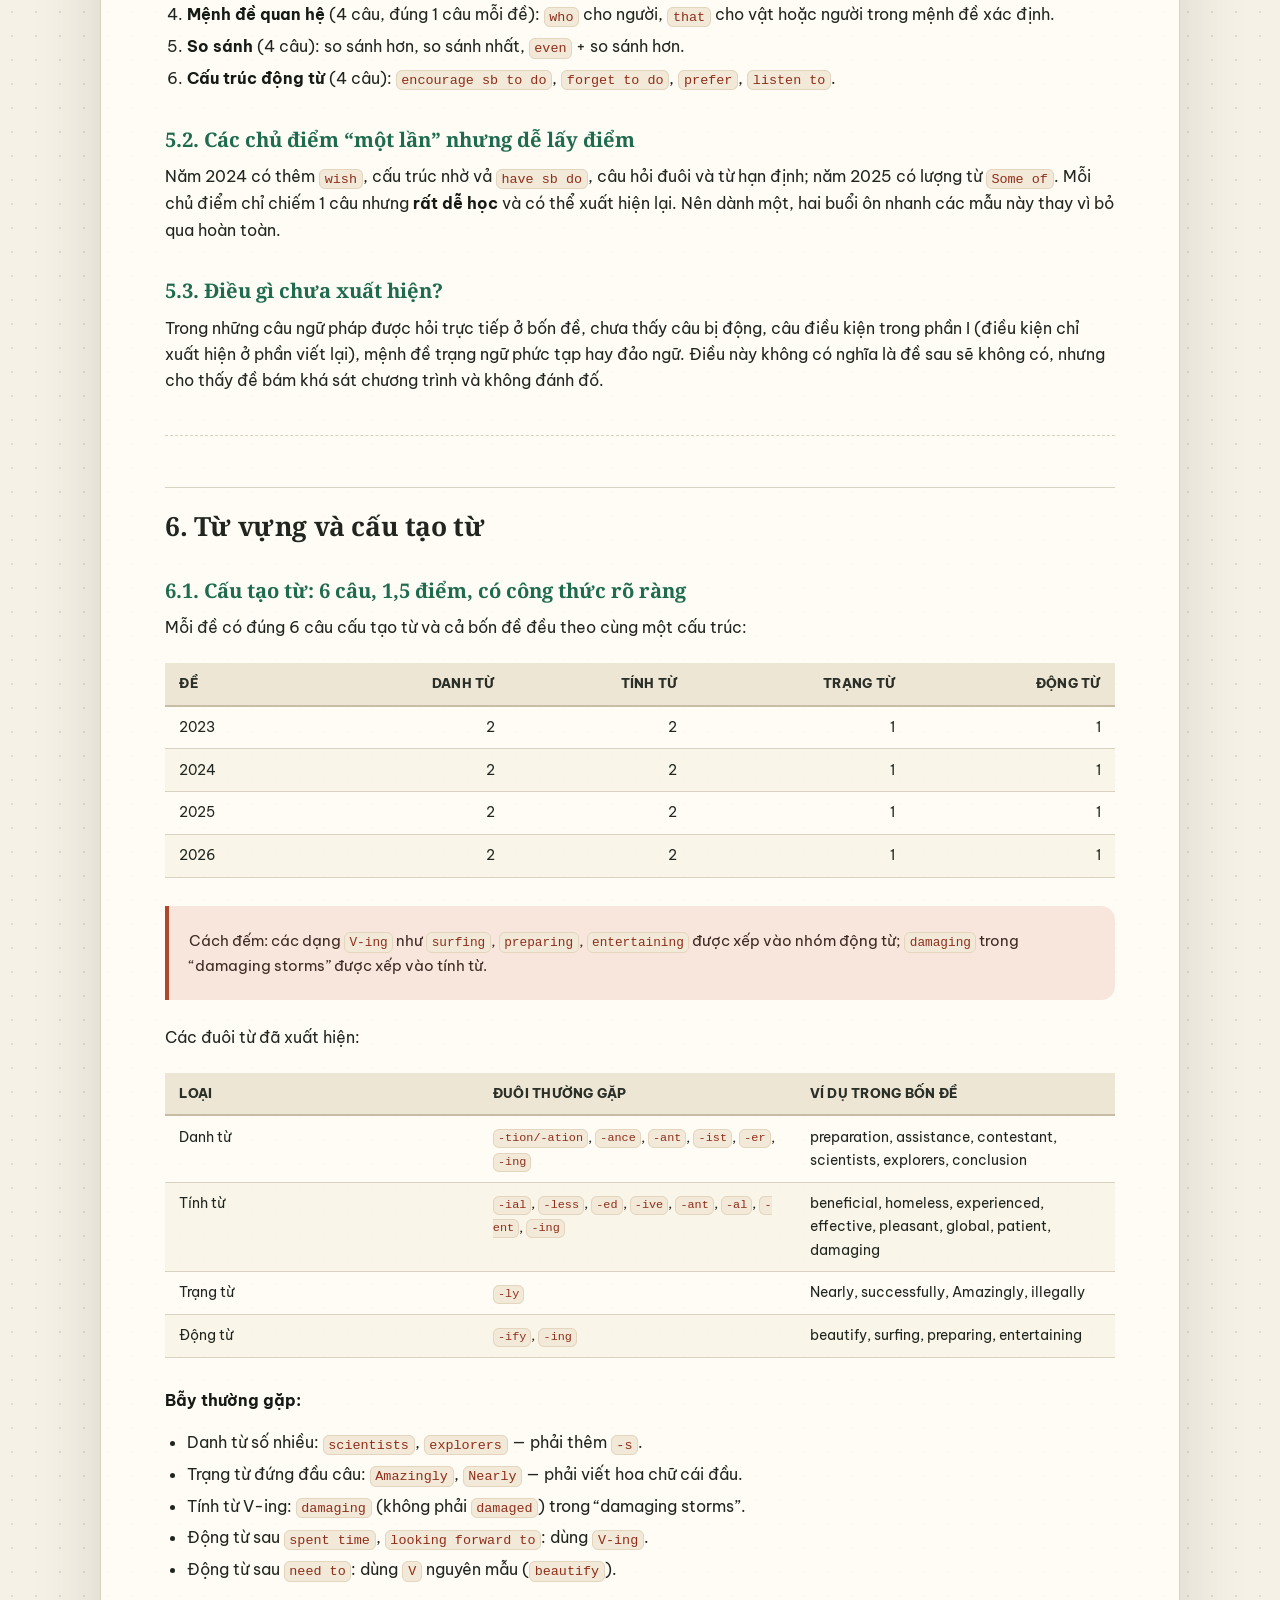
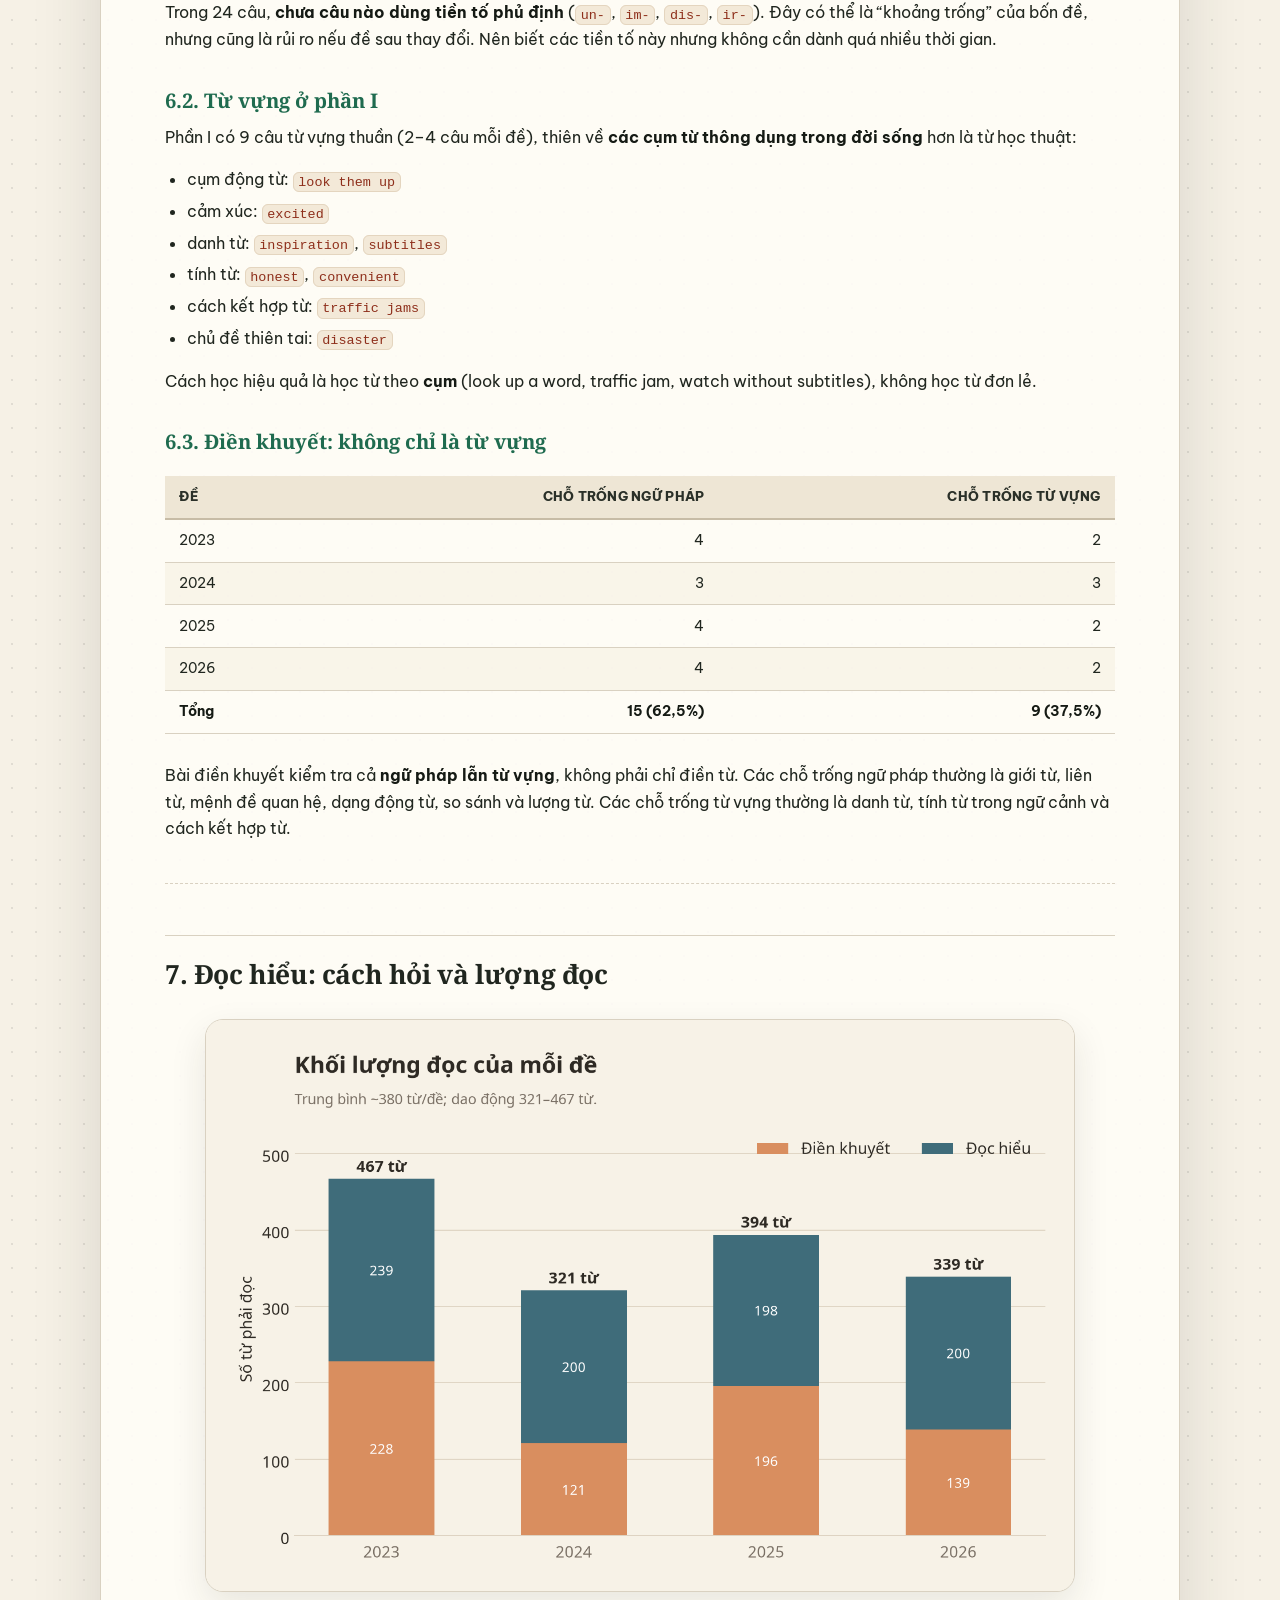
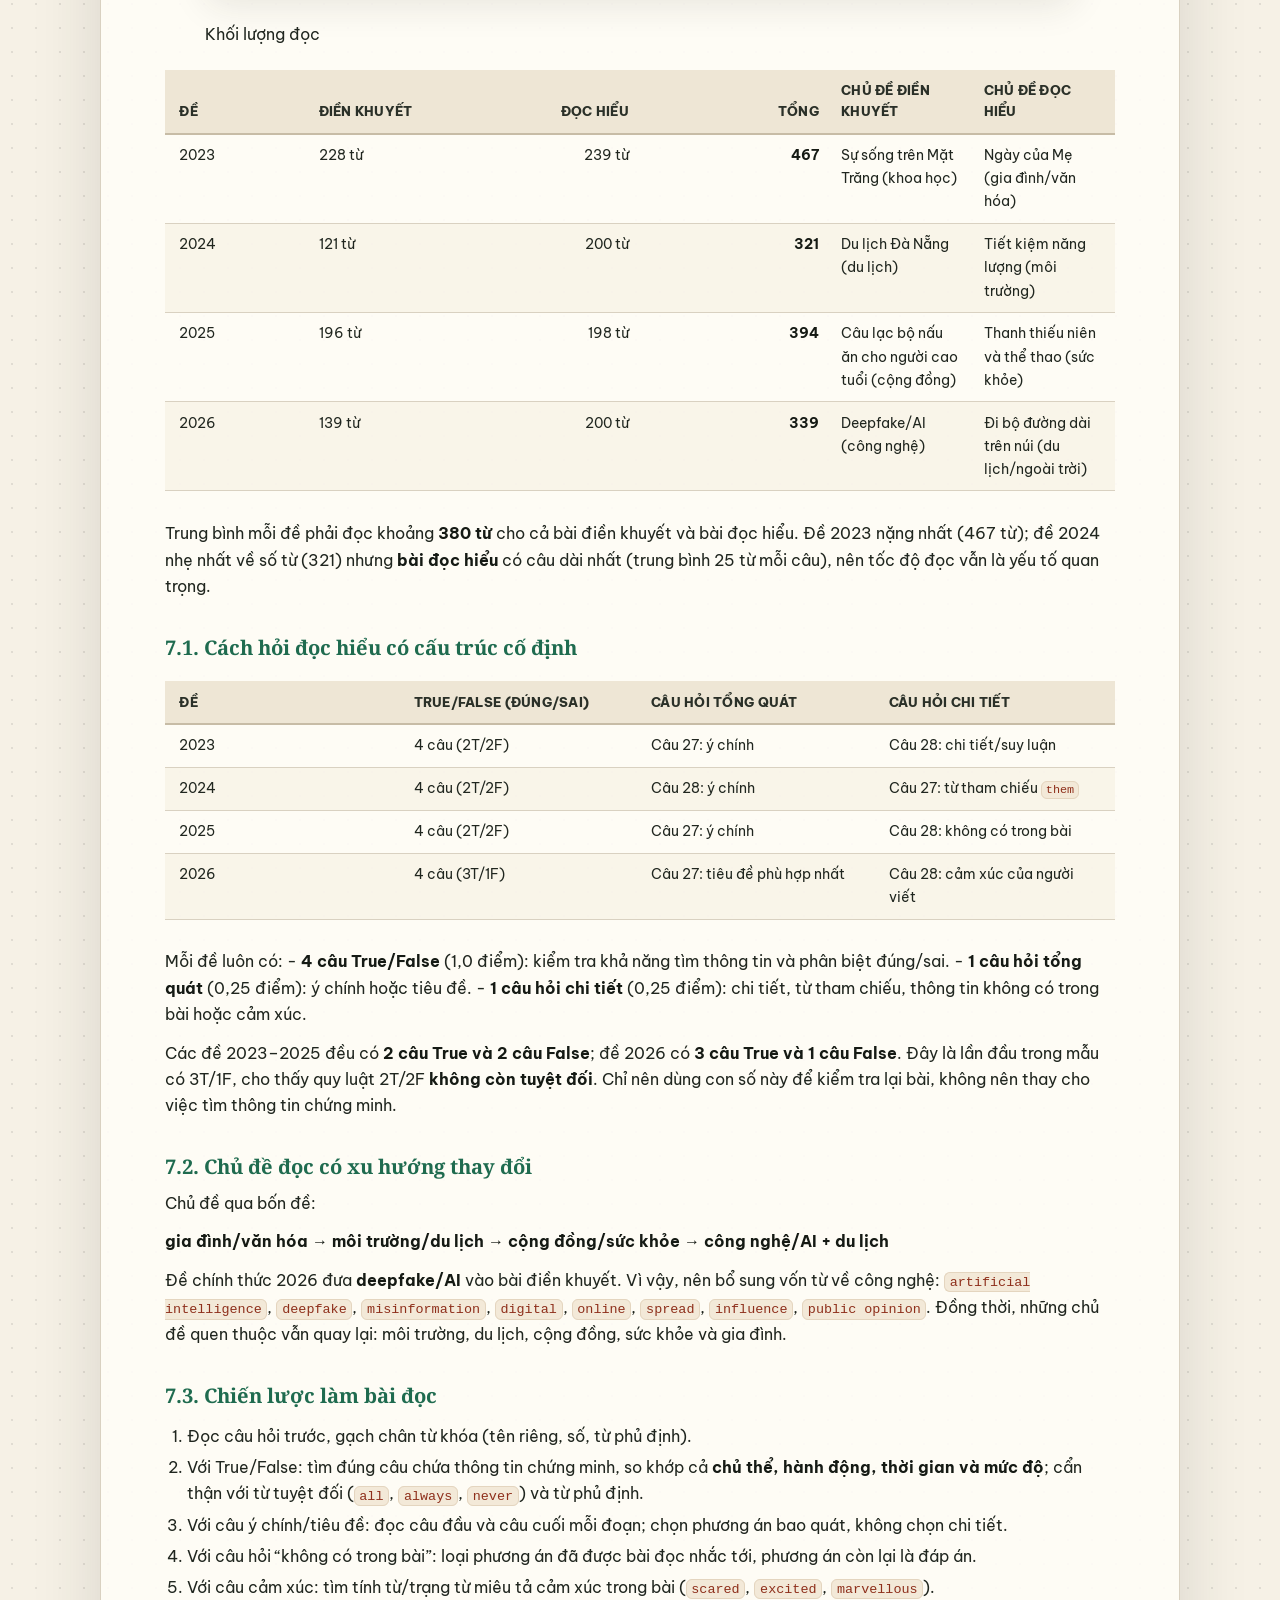
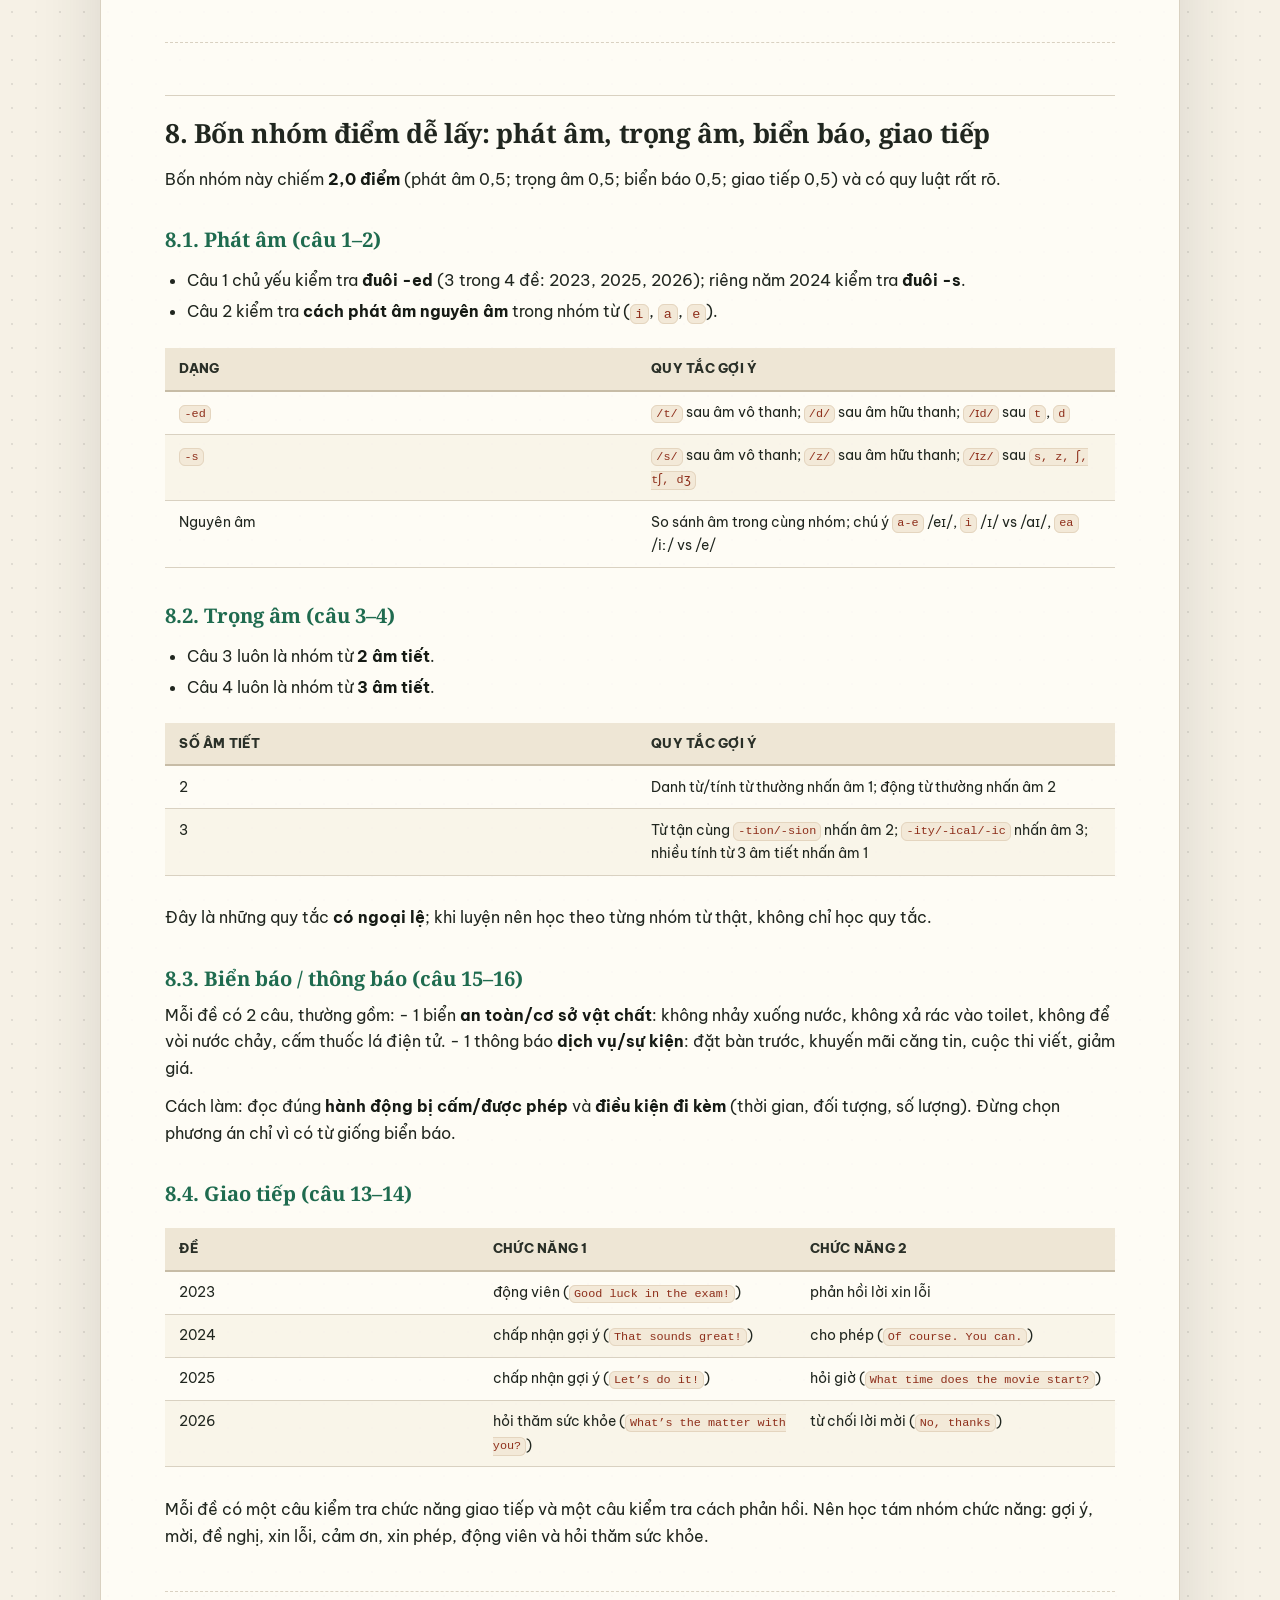
<file: bao-cao-phan-tich.html>
<!DOCTYPE html>
<html lang="vi">
<head>
<meta charset="utf-8">
<meta name="viewport" content="width=device-width, initial-scale=1">
<title>Phân tích 4 đề thi tuyển sinh 10 môn Tiếng Anh TP.HCM</title>
<meta name="description" content="Phân tích 4 đề thi tuyển sinh lớp 10 môn Tiếng Anh TP.HCM 2023–2026: cấu trúc đề, trọng số điểm, chủ điểm ngữ pháp, đáp án chính thức 2023–2025 và kinh nghiệm cho kỳ thi 2027.">
<meta name="author" content="EngPrep">
<meta name="theme-color" content="#B0472A">
<link rel="canonical" href="https://gowwre.github.io/engprep-analysis/bao-cao-phan-tich.html">

<meta property="og:type" content="article">
<meta property="og:site_name" content="EngPrep">
<meta property="og:locale" content="vi_VN">
<meta property="og:title" content="Phân tích 4 đề thi Tiếng Anh vào lớp 10 TP.HCM (2023–2026)">
<meta property="og:description" content="Cấu trúc 40 câu, trọng số từng phần, chủ điểm ngữ pháp lặp lại, đáp án chính thức 2023–2025 và kinh nghiệm cho kỳ thi 2027.">
<meta property="og:url" content="https://gowwre.github.io/engprep-analysis/bao-cao-phan-tich.html">
<meta property="og:image" content="https://gowwre.github.io/engprep-analysis/og-image.png">
<meta property="og:image:secure_url" content="https://gowwre.github.io/engprep-analysis/og-image.png">
<meta property="og:image:type" content="image/png">
<meta property="og:image:width" content="1200">
<meta property="og:image:height" content="630">
<meta property="og:image:alt" content="Ảnh bìa báo cáo phân tích 4 đề thi tuyển sinh lớp 10 môn Tiếng Anh TP.HCM 2023–2026">
<meta property="article:section" content="Giáo dục">
<meta property="article:tag" content="tuyển sinh lớp 10">
<meta property="article:tag" content="tiếng Anh">
<meta property="article:tag" content="TP.HCM">
<meta property="article:published_time" content="2026-10-30T00:00:00+07:00">
<meta property="article:modified_time" content="2026-10-31T00:00:00+07:00">

<meta name="twitter:card" content="summary_large_image">
<meta name="twitter:title" content="Phân tích 4 đề thi Tiếng Anh vào lớp 10 TP.HCM (2023–2026)">
<meta name="twitter:description" content="Cấu trúc 40 câu, trọng số từng phần, chủ điểm ngữ pháp lặp lại, đáp án chính thức 2023–2025 và kinh nghiệm cho kỳ thi 2027.">
<meta name="twitter:image" content="https://gowwre.github.io/engprep-analysis/og-image.png">
<meta name="twitter:image:alt" content="Ảnh bìa báo cáo phân tích 4 đề thi tuyển sinh lớp 10 môn Tiếng Anh TP.HCM 2023–2026">

<script type="application/ld+json">
{
  "@context": "https://schema.org",
  "@type": "Article",
  "headline": "Phân tích 4 đề thi Tiếng Anh vào lớp 10 TP.HCM (2023–2026)",
  "description": "Cấu trúc 40 câu, trọng số từng phần, chủ điểm ngữ pháp lặp lại, đáp án chính thức 2023–2025 và kinh nghiệm cho kỳ thi 2027.",
  "image": "https://gowwre.github.io/engprep-analysis/og-image.png",
  "datePublished": "2026-10-30",
  "dateModified": "2026-10-31",
  "inLanguage": "vi-VN",
  "author": {
    "@type": "Organization",
    "name": "EngPrep"
  },
  "publisher": {
    "@type": "Organization",
    "name": "EngPrep"
  },
  "mainEntityOfPage": "https://gowwre.github.io/engprep-analysis/bao-cao-phan-tich.html"
}
</script>
<link rel="preconnect" href="https://fonts.googleapis.com">
<link rel="preconnect" href="https://fonts.gstatic.com" crossorigin>
<link href="https://fonts.googleapis.com/css2?family=Be+Vietnam+Pro:wght@400;500;600;700;800&family=Noto+Serif:wght@400;600;700&display=swap" rel="stylesheet">
<link rel="stylesheet" href="report.css">
</head>
<body>
<div class="page">
<header class="report-title">
  <p class="kicker">ENGPREP · PHÂN TÍCH DỮ LIỆU</p>
  <h1>Đề thi tuyển sinh lớp 10 môn Tiếng Anh TP.HCM</h1>
  <p class="subtitle">Phân tích 4 đề thi: 2023 – 2026</p>
  <p class="meta">4 đề · 160 câu · 10 điểm/đề · 90 phút</p>
</header>
<nav id="TOC" role="doc-toc">
<ul>
<li><a href="#những-điểm-chính" id="toc-những-điểm-chính">1. Những điểm
chính</a></li>
<li><a href="#nguồn-tài-liệu-và-cách-phân-loại"
id="toc-nguồn-tài-liệu-và-cách-phân-loại">2. Nguồn tài liệu và cách phân
loại</a></li>
<li><a href="#cấu-trúc-đề-40-câu-được-sắp-xếp-ra-sao"
id="toc-cấu-trúc-đề-40-câu-được-sắp-xếp-ra-sao">3. Cấu trúc đề: 40 câu
được sắp xếp ra sao?</a></li>
<li><a href="#các-nhóm-kỹ-năng-và-mức-độ-nhận-thức"
id="toc-các-nhóm-kỹ-năng-và-mức-độ-nhận-thức">4. Các nhóm kỹ năng và mức
độ nhận thức</a></li>
<li><a href="#ngữ-pháp-những-chủ-điểm-nào-lặp-lại"
id="toc-ngữ-pháp-những-chủ-điểm-nào-lặp-lại">5. Ngữ pháp: những chủ điểm
nào lặp lại?</a></li>
<li><a href="#từ-vựng-và-cấu-tạo-từ" id="toc-từ-vựng-và-cấu-tạo-từ">6.
Từ vựng và cấu tạo từ</a></li>
<li><a href="#đọc-hiểu-cách-hỏi-và-lượng-đọc"
id="toc-đọc-hiểu-cách-hỏi-và-lượng-đọc">7. Đọc hiểu: cách hỏi và lượng
đọc</a></li>
<li><a href="#bốn-nhóm-điểm-dễ-lấy-phát-âm-trọng-âm-biển-báo-giao-tiếp"
id="toc-bốn-nhóm-điểm-dễ-lấy-phát-âm-trọng-âm-biển-báo-giao-tiếp">8. Bốn
nhóm điểm dễ lấy: phát âm, trọng âm, biển báo, giao tiếp</a></li>
<li><a href="#viết-lại-câu-và-phần-vi"
id="toc-viết-lại-câu-và-phần-vi">9. Viết lại câu và phần VI</a></li>
<li><a href="#đáp-án-và-cách-phân-bố-phương-án"
id="toc-đáp-án-và-cách-phân-bố-phương-án">10. Đáp án và cách phân bố
phương án</a></li>
<li><a href="#xu-hướng-qua-bốn-đề" id="toc-xu-hướng-qua-bốn-đề">11. Xu
hướng qua bốn đề</a></li>
<li><a href="#gợi-ý-ôn-tập-nên-học-gì-trước"
id="toc-gợi-ý-ôn-tập-nên-học-gì-trước">12. Gợi ý ôn tập: nên học gì
trước?</a></li>
<li><a href="#đối-chiếu-với-đề-2026-và-kinh-nghiệm-cho-2027"
id="toc-đối-chiếu-với-đề-2026-và-kinh-nghiệm-cho-2027">13. Đối chiếu với
đề 2026 và kinh nghiệm cho 2027</a></li>
<li><a href="#những-điểm-cần-lưu-ý" id="toc-những-điểm-cần-lưu-ý">14.
Những điểm cần lưu ý</a></li>
<li><a href="#các-tệp-dữ-liệu" id="toc-các-tệp-dữ-liệu">15. Các tệp dữ
liệu</a></li>
<li><a href="#phụ-lục-a.-đáp-án-gợi-ý-câu-134"
id="toc-phụ-lục-a.-đáp-án-gợi-ý-câu-134">Phụ lục A. Đáp án gợi ý (câu
1–34)</a></li>
<li><a href="#phụ-lục-b.-đáp-án-gợi-ý-câu-3540"
id="toc-phụ-lục-b.-đáp-án-gợi-ý-câu-3540">Phụ lục B. Đáp án gợi ý (câu
35–40)</a></li>
</ul>
</nav>
<ul>
<li><strong>Phạm vi:</strong> bốn đề chính thức các năm 2023, 2024, 2025
và 2026. Đề tham khảo 2026 chỉ dùng để đối chiếu, không tính vào các con
số thống kê.</li>
<li><strong>Dữ liệu:</strong> 160 câu hỏi (40 câu mỗi đề), thang điểm
10, thời gian làm bài 90 phút.</li>
<li><strong>Cách phân tích:</strong> phân loại đến từng câu, không chỉ
thống kê theo từng phần.</li>
</ul>
<blockquote>
<p><strong>Về đáp án:</strong> đề 2023, 2024 và 2025 đã có đáp án chính
thức của Sở GD&amp;ĐT TP.HCM. Đáp án 2026 không có trong PDF đề nên vẫn
là <strong>gợi ý</strong> của người viết; đề tham khảo 2026 gần như
trùng với đề chính thức nên được dùng để kiểm chứng. Khi dạy hoặc ôn
tập, thầy cô và học sinh nên ưu tiên đáp án chính thức; với 2026, nên
kiểm tra lại với đáp án của Sở nếu có.</p>
</blockquote>
<hr />
<h2 id="những-điểm-chính">1. Những điểm chính</h2>
<ol type="1">
<li><strong>Cấu trúc đề gần như không đổi:</strong> 40 câu, 10 điểm, 90
phút, mỗi câu 0,25 điểm. Bảy phần có tỉ lệ điểm cố định <strong>35% – 5%
– 15% – 15% – 15% – 5% – 10%</strong>.</li>
<li><strong>Thứ tự câu hỏi giống nhau ở cả bốn đề:</strong> câu 1–4 phát
âm và trọng âm; câu 5–12 ngữ pháp, từ vựng; câu 13–14 giao tiếp; câu
15–16 biển báo; câu 17–22 điền khuyết; câu 23–26 True/False; câu 27–28
đọc hiểu; câu 29–34 cấu tạo từ; câu 35–36 phần VI; câu 37–40 viết lại
câu.</li>
<li><strong>Ba nhóm kỹ năng chiếm nhiều điểm nhất, mỗi nhóm 15% số
câu:</strong> cấu tạo từ, điền khuyết và đọc hiểu. Cộng thêm ngữ pháp ở
phần I (14,4%), bốn nhóm này chiếm <strong>59,4%</strong> tổng số
câu.</li>
<li><strong>Đề thiên về vận dụng chứ không đánh đố:</strong> 44% câu hỏi
yêu cầu áp dụng quy tắc, 25% câu cần suy luận khi đọc hiểu, 16% câu ở
mức nhận biết và 15% câu yêu cầu viết.</li>
<li><strong>Sáu chủ điểm ngữ pháp cốt lõi chiếm 87% số câu ngữ
pháp:</strong> giới từ (9 câu), liên từ (6), thì và dạng động từ (6),
mệnh đề quan hệ (4), so sánh (4), cấu trúc động từ (4).</li>
<li><strong>Cấu tạo từ có công thức rõ ràng:</strong> mỗi đề 6 câu, lúc
nào cũng gồm <strong>2 danh từ, 2 tính từ, 1 trạng từ và 1 động
từ</strong>. Đây là phần dễ luyện nhất để lấy trọn 1,5 điểm.</li>
<li><strong>Đọc hiểu có cấu trúc cố định:</strong> 4 câu True/False, 1
câu hỏi ý chính hoặc tiêu đề và 1 câu hỏi chi tiết. Các đề 2023–2025 đều
có đúng <strong>2 câu True và 2 câu False</strong>; đề 2026 có <strong>3
câu True và 1 câu False</strong>, nên đừng máy móc áp dụng quy luật
2T/2F.</li>
<li><strong>Phần VI là phần duy nhất thay đổi cách ra đề:</strong> năm
2023 và 2024 sắp xếp câu; năm 2025 điền từ theo mục từ điển
<code>provide</code>; năm 2026 điền từ theo mục từ điển
<code>habit</code>. Đề tham khảo 2026 dùng bảng cụm từ, nhưng đề chính
thức chuyển sang từ điển; cả hai đều kiểm tra <strong>cụm từ cố
định</strong>.</li>
<li><strong>Đề chính thức 2026 xác nhận hai thay đổi đáng chú
ý:</strong> phần I tăng lên 4 câu từ vựng (giảm còn 4 câu ngữ pháp) và
bài điền khuyết lấy chủ đề <strong>deepfake/AI</strong>.</li>
<li><strong>Đề chính thức 2026 gần như trùng với đề tham khảo
2026:</strong> cùng 40 câu, cùng đáp án, cùng bài đọc; khác biệt đáng kể
duy nhất là cách ra phần VI. Điều này củng cố các quy luật rút ra trong
báo cáo.</li>
<li><strong>Nhóm điểm dễ lấy chiếm 3,5 điểm:</strong> phát âm và trọng
âm (1,0 điểm), biển báo (0,5), giao tiếp (0,5) và cấu tạo từ (1,5). Nên
ưu tiên ôn nhóm này trước.</li>
</ol>
<hr />
<h2 id="nguồn-tài-liệu-và-cách-phân-loại">2. Nguồn tài liệu và cách phân
loại</h2>
<table>
<colgroup>
<col style="width: 20%" />
<col style="width: 20%" />
<col style="width: 20%" />
<col style="width: 20%" />
<col style="width: 20%" />
</colgroup>
<thead>
<tr>
<th>Đề</th>
<th>Năm thi</th>
<th>Loại</th>
<th>Số trang</th>
<th>Đáp án</th>
</tr>
</thead>
<tbody>
<tr>
<td><code>TS-10-TA-TPHCM-2023-2024-1.pdf</code></td>
<td>2023</td>
<td>Chính thức</td>
<td>4</td>
<td><strong>Chính thức</strong> (PDF đáp án)</td>
</tr>
<tr>
<td><code>de-tieng-anh-2776.pdf</code></td>
<td>2024</td>
<td>Chính thức</td>
<td>4</td>
<td><strong>Chính thức</strong> (cuối PDF)</td>
</tr>
<tr>
<td><code>de-thi-ts10-nam-hoc-2025-2026-mon-tieng-anh-72283.pdf</code></td>
<td>2025</td>
<td>Chính thức</td>
<td>4</td>
<td><strong>Chính thức</strong> (PDF đáp án)</td>
</tr>
<tr>
<td><code>ThiEngLop10-2026.pdf</code></td>
<td>2026</td>
<td>Chính thức</td>
<td>4</td>
<td>Tự giải – gợi ý</td>
</tr>
</tbody>
</table>
<blockquote>
<p>Đề tham khảo 2026 (<code>english-thanh-nien-3232.pdf</code>) gần như
trùng với đề chính thức: cùng 40 câu, cùng đáp án, cùng bài đọc; chỉ
khác cách ra phần VI. Vì vậy đề tham khảo không được tính riêng trong
thống kê. Đáp án 2023 và 2025 đã được đối chiếu với các PDF đáp án chính
thức của Sở GD&amp;ĐT TP.HCM.</p>
</blockquote>
<p><strong>Cách làm:</strong></p>
<ul>
<li>Trích văn bản bằng <code>pdftotext -layout</code>, sau đó chuyển các
trang PDF thành ảnh để kiểm tra biển báo, thông báo và những chỗ bị lỗi
font.</li>
<li>Ghi nhận 160 câu theo 12 tiêu chí: đề, số câu, phần, dạng câu, nhóm
kỹ năng, kỹ năng cụ thể, chủ điểm ngữ pháp, mức độ nhận thức, đáp án,
nguồn đáp án, độ tin cậy và ghi chú.</li>
<li>Chia mức độ nhận thức thành bốn bậc: <strong>Nhận biết</strong>
(phát âm, trọng âm, nghĩa từ), <strong>Vận dụng</strong> (áp dụng quy
tắc ngữ pháp, cấu tạo từ, điền khuyết), <strong>Suy luận</strong> (đọc
hiểu, biển báo, giao tiếp) và <strong>Sản sinh</strong> (viết lại câu,
sắp xếp hoặc điền cụm từ).</li>
<li>Dữ liệu chi tiết nằm trong <code>analysis/exam_items.csv</code> và
<code>analysis/passages.csv</code>.</li>
</ul>
<blockquote>
<p>Việc xếp mỗi câu vào một nhóm kỹ năng chỉ là cách phân loại tương
đối: một câu có thể liên quan đến nhiều kỹ năng cùng lúc. Các con số
dưới đây dùng để so sánh và tìm quy luật, không phải công thức chấm điểm
tuyệt đối.</p>
</blockquote>
<hr />
<h2 id="cấu-trúc-đề-40-câu-được-sắp-xếp-ra-sao">3. Cấu trúc đề: 40 câu
được sắp xếp ra sao?</h2>
<h3 id="bảy-phần-và-tỉ-lệ-điểm">3.1. Bảy phần và tỉ lệ điểm</h3>
<figure>
<img src="figures/fig01_sections.png" alt="Cấu trúc điểm của đề" />
<figcaption aria-hidden="true">Cấu trúc điểm của đề</figcaption>
</figure>
<table>
<thead>
<tr>
<th>Phần</th>
<th>Nội dung</th>
<th style="text-align: right;">Số câu</th>
<th style="text-align: right;">Điểm</th>
<th style="text-align: right;">Tỉ lệ</th>
</tr>
</thead>
<tbody>
<tr>
<td>I</td>
<td>Ngữ âm, ngữ pháp, từ vựng, giao tiếp</td>
<td style="text-align: right;">14</td>
<td style="text-align: right;">3,5</td>
<td style="text-align: right;">35%</td>
</tr>
<tr>
<td>II</td>
<td>Biển báo / thông báo</td>
<td style="text-align: right;">2</td>
<td style="text-align: right;">0,5</td>
<td style="text-align: right;">5%</td>
</tr>
<tr>
<td>III</td>
<td>Điền khuyết</td>
<td style="text-align: right;">6</td>
<td style="text-align: right;">1,5</td>
<td style="text-align: right;">15%</td>
</tr>
<tr>
<td>IV</td>
<td>Đọc hiểu (4 True/False + 2 câu trắc nghiệm)</td>
<td style="text-align: right;">6</td>
<td style="text-align: right;">1,5</td>
<td style="text-align: right;">15%</td>
</tr>
<tr>
<td>V</td>
<td>Cấu tạo từ</td>
<td style="text-align: right;">6</td>
<td style="text-align: right;">1,5</td>
<td style="text-align: right;">15%</td>
</tr>
<tr>
<td>VI</td>
<td>Sắp xếp câu / từ điển / cụm từ</td>
<td style="text-align: right;">2</td>
<td style="text-align: right;">0,5</td>
<td style="text-align: right;">5%</td>
</tr>
<tr>
<td>VII</td>
<td>Viết lại câu</td>
<td style="text-align: right;">4</td>
<td style="text-align: right;">1,0</td>
<td style="text-align: right;">10%</td>
</tr>
<tr>
<td><strong>Tổng</strong></td>
<td></td>
<td style="text-align: right;"><strong>40</strong></td>
<td style="text-align: right;"><strong>10</strong></td>
<td style="text-align: right;"><strong>100%</strong></td>
</tr>
</tbody>
</table>
<p>Tỉ lệ này giữ nguyên ở cả bốn đề chính thức. Nhờ vậy, học sinh có thể
biết trước mỗi phần chiếm bao nhiêu điểm.</p>
<h3 id="thứ-tự-câu-hỏi-giống-nhau-ở-cả-bốn-đề">3.2. Thứ tự câu hỏi
(giống nhau ở cả bốn đề)</h3>
<table>
<thead>
<tr>
<th>Câu</th>
<th>Nội dung</th>
<th style="text-align: right;">Điểm</th>
</tr>
</thead>
<tbody>
<tr>
<td>1–2</td>
<td>Phát âm (2 câu)</td>
<td style="text-align: right;">0,5</td>
</tr>
<tr>
<td>3–4</td>
<td>Trọng âm (2 câu)</td>
<td style="text-align: right;">0,5</td>
</tr>
<tr>
<td>5–12</td>
<td>Ngữ pháp + từ vựng (8 câu)</td>
<td style="text-align: right;">2,0</td>
</tr>
<tr>
<td>13–14</td>
<td>Giao tiếp (2 câu)</td>
<td style="text-align: right;">0,5</td>
</tr>
<tr>
<td>15–16</td>
<td>Biển báo / thông báo (2 câu)</td>
<td style="text-align: right;">0,5</td>
</tr>
<tr>
<td>17–22</td>
<td>Điền khuyết (6 câu)</td>
<td style="text-align: right;">1,5</td>
</tr>
<tr>
<td>23–26</td>
<td>True/False (4 câu)</td>
<td style="text-align: right;">1,0</td>
</tr>
<tr>
<td>27–28</td>
<td>Đọc hiểu trắc nghiệm (2 câu)</td>
<td style="text-align: right;">0,5</td>
</tr>
<tr>
<td>29–34</td>
<td>Cấu tạo từ (6 câu)</td>
<td style="text-align: right;">1,5</td>
</tr>
<tr>
<td>35–36</td>
<td>Phần VI (2 câu)</td>
<td style="text-align: right;">0,5</td>
</tr>
<tr>
<td>37–40</td>
<td>Viết lại câu (4 câu)</td>
<td style="text-align: right;">1,0</td>
</tr>
<tr>
<td><strong>Tổng</strong></td>
<td><strong>40</strong></td>
<td style="text-align: right;"><strong>10</strong></td>
</tr>
</tbody>
</table>
<p>Điều đáng chú ý là thứ tự các phần và số câu không thay đổi qua bốn
đề; chỉ cách ra câu 35–36 là khác nhau (xem mục 9). Vì vậy, luyện theo
đúng vị trí câu sẽ hiệu quả hơn luyện tràn lan.</p>
<h3 id="cấu-trúc-phần-i">3.3. Cấu trúc phần I</h3>
<p>Phần I (3,5 điểm) luôn chia thành bốn cụm:</p>
<table>
<thead>
<tr>
<th>Câu</th>
<th>Dạng</th>
<th style="text-align: right;">Số câu</th>
</tr>
</thead>
<tbody>
<tr>
<td>1–2</td>
<td>Phát âm</td>
<td style="text-align: right;">2</td>
</tr>
<tr>
<td>3–4</td>
<td>Trọng âm</td>
<td style="text-align: right;">2</td>
</tr>
<tr>
<td>5–12</td>
<td>Ngữ pháp hoặc từ vựng</td>
<td style="text-align: right;">8</td>
</tr>
<tr>
<td>13–14</td>
<td>Giao tiếp</td>
<td style="text-align: right;">2</td>
</tr>
</tbody>
</table>
<p>Số câu ngữ pháp và từ vựng trong câu 5–12 có thay đổi nhẹ:</p>
<table>
<thead>
<tr>
<th>Đề</th>
<th style="text-align: right;">Ngữ pháp (Q5–12)</th>
<th style="text-align: right;">Từ vựng (Q5–12)</th>
</tr>
</thead>
<tbody>
<tr>
<td>2023</td>
<td style="text-align: right;">6</td>
<td style="text-align: right;">2</td>
</tr>
<tr>
<td>2024</td>
<td style="text-align: right;">7</td>
<td style="text-align: right;">1</td>
</tr>
<tr>
<td>2025</td>
<td style="text-align: right;">6</td>
<td style="text-align: right;">2</td>
</tr>
<tr>
<td>2026</td>
<td style="text-align: right;">4</td>
<td style="text-align: right;">4</td>
</tr>
</tbody>
</table>
<p>Đề chính thức 2026 tăng lên 4 câu từ vựng. Đây là thay đổi đáng chú ý
cho các năm sau: học sinh cần chú trọng hơn đến <strong>cách kết hợp từ
và nghĩa của từ trong ngữ cảnh</strong>, không chỉ học mẫu ngữ pháp.</p>
<hr />
<h2 id="các-nhóm-kỹ-năng-và-mức-độ-nhận-thức">4. Các nhóm kỹ năng và mức
độ nhận thức</h2>
<figure>
<img src="figures/fig02_skills.png" alt="Phân bổ kỹ năng" />
<figcaption aria-hidden="true">Phân bổ kỹ năng</figcaption>
</figure>
<table>
<thead>
<tr>
<th>Nhóm kỹ năng</th>
<th style="text-align: right;">Số câu / 160</th>
<th style="text-align: right;">Tỉ lệ</th>
</tr>
</thead>
<tbody>
<tr>
<td>Cấu tạo từ</td>
<td style="text-align: right;">24</td>
<td style="text-align: right;">15,0%</td>
</tr>
<tr>
<td>Điền khuyết</td>
<td style="text-align: right;">24</td>
<td style="text-align: right;">15,0%</td>
</tr>
<tr>
<td>Đọc hiểu</td>
<td style="text-align: right;">24</td>
<td style="text-align: right;">15,0%</td>
</tr>
<tr>
<td>Ngữ pháp (phần I)</td>
<td style="text-align: right;">23</td>
<td style="text-align: right;">14,4%</td>
</tr>
<tr>
<td>Viết lại câu</td>
<td style="text-align: right;">16</td>
<td style="text-align: right;">10,0%</td>
</tr>
<tr>
<td>Từ vựng (phần I)</td>
<td style="text-align: right;">9</td>
<td style="text-align: right;">5,6%</td>
</tr>
<tr>
<td>Sắp xếp / cụm từ</td>
<td style="text-align: right;">8</td>
<td style="text-align: right;">5,0%</td>
</tr>
<tr>
<td>Biển báo / thông báo</td>
<td style="text-align: right;">8</td>
<td style="text-align: right;">5,0%</td>
</tr>
<tr>
<td>Giao tiếp</td>
<td style="text-align: right;">8</td>
<td style="text-align: right;">5,0%</td>
</tr>
<tr>
<td>Trọng âm</td>
<td style="text-align: right;">8</td>
<td style="text-align: right;">5,0%</td>
</tr>
<tr>
<td>Phát âm</td>
<td style="text-align: right;">8</td>
<td style="text-align: right;">5,0%</td>
</tr>
<tr>
<td><strong>Tổng</strong></td>
<td style="text-align: right;"><strong>160</strong></td>
<td style="text-align: right;"><strong>100%</strong></td>
</tr>
</tbody>
</table>
<figure>
<img src="figures/fig06_cognitive.png" alt="Mức độ nhận thức" />
<figcaption aria-hidden="true">Mức độ nhận thức</figcaption>
</figure>
<table>
<thead>
<tr>
<th>Mức độ</th>
<th style="text-align: right;">Số câu</th>
<th style="text-align: right;">Tỉ lệ</th>
<th>Ví dụ</th>
</tr>
</thead>
<tbody>
<tr>
<td>Nhận biết</td>
<td style="text-align: right;">25</td>
<td style="text-align: right;">16%</td>
<td>phát âm, trọng âm, nghĩa từ</td>
</tr>
<tr>
<td>Vận dụng</td>
<td style="text-align: right;">71</td>
<td style="text-align: right;">44%</td>
<td>chia thì, giới từ, cấu tạo từ, điền khuyết</td>
</tr>
<tr>
<td>Suy luận</td>
<td style="text-align: right;">40</td>
<td style="text-align: right;">25%</td>
<td>đọc hiểu, biển báo, giao tiếp</td>
</tr>
<tr>
<td>Sản sinh</td>
<td style="text-align: right;">24</td>
<td style="text-align: right;">15%</td>
<td>viết lại câu, sắp xếp/điền cụm từ</td>
</tr>
</tbody>
</table>
<p>Điều này cho thấy gần 60% số câu (nhận biết và vận dụng) thuộc dạng
“học quy tắc rồi làm đúng”, có thể cải thiện nhanh nếu luyện có hệ
thống. Phần suy luận (25%) cần luyện đọc đều; phần sản sinh (15%) cần
luyện viết và kiểm tra lỗi.</p>
<hr />
<h2 id="ngữ-pháp-những-chủ-điểm-nào-lặp-lại">5. Ngữ pháp: những chủ điểm
nào lặp lại?</h2>
<figure>
<img src="figures/fig03_grammar_heatmap.png"
alt="Các chủ điểm ngữ pháp" />
<figcaption aria-hidden="true">Các chủ điểm ngữ pháp</figcaption>
</figure>
<p>Bảng dưới đây chỉ tính những câu hỏi ngữ pháp trực tiếp: câu 5–12 của
phần I và các chỗ trống ngữ pháp trong bài điền khuyết (không tính phát
âm, trọng âm, từ vựng thuần và đọc hiểu).</p>
<table>
<thead>
<tr>
<th>Chủ điểm</th>
<th style="text-align: right;">2023</th>
<th style="text-align: right;">2024</th>
<th style="text-align: right;">2025</th>
<th style="text-align: right;">2026</th>
<th style="text-align: right;">Tổng</th>
</tr>
</thead>
<tbody>
<tr>
<td>Giới từ</td>
<td style="text-align: right;">2</td>
<td style="text-align: right;">2</td>
<td style="text-align: right;">3</td>
<td style="text-align: right;">2</td>
<td style="text-align: right;"><strong>9</strong></td>
</tr>
<tr>
<td>Liên từ / từ nối</td>
<td style="text-align: right;">2</td>
<td style="text-align: right;">1</td>
<td style="text-align: right;">1</td>
<td style="text-align: right;">2</td>
<td style="text-align: right;"><strong>6</strong></td>
</tr>
<tr>
<td>Thì và dạng động từ</td>
<td style="text-align: right;">2</td>
<td style="text-align: right;">1</td>
<td style="text-align: right;">1</td>
<td style="text-align: right;">2</td>
<td style="text-align: right;"><strong>6</strong></td>
</tr>
<tr>
<td>Mệnh đề quan hệ</td>
<td style="text-align: right;">1</td>
<td style="text-align: right;">1</td>
<td style="text-align: right;">1</td>
<td style="text-align: right;">1</td>
<td style="text-align: right;"><strong>4</strong></td>
</tr>
<tr>
<td>So sánh</td>
<td style="text-align: right;">2</td>
<td style="text-align: right;">0</td>
<td style="text-align: right;">1</td>
<td style="text-align: right;">1</td>
<td style="text-align: right;"><strong>4</strong></td>
</tr>
<tr>
<td>Cấu trúc động từ</td>
<td style="text-align: right;">1</td>
<td style="text-align: right;">1</td>
<td style="text-align: right;">2</td>
<td style="text-align: right;">0</td>
<td style="text-align: right;"><strong>4</strong></td>
</tr>
<tr>
<td>Câu ước (wish)</td>
<td style="text-align: right;">0</td>
<td style="text-align: right;">1</td>
<td style="text-align: right;">0</td>
<td style="text-align: right;">0</td>
<td style="text-align: right;">1</td>
</tr>
<tr>
<td>Cấu trúc nhờ vả (have sb do)</td>
<td style="text-align: right;">0</td>
<td style="text-align: right;">1</td>
<td style="text-align: right;">0</td>
<td style="text-align: right;">0</td>
<td style="text-align: right;">1</td>
</tr>
<tr>
<td>Câu hỏi đuôi</td>
<td style="text-align: right;">0</td>
<td style="text-align: right;">1</td>
<td style="text-align: right;">0</td>
<td style="text-align: right;">0</td>
<td style="text-align: right;">1</td>
</tr>
<tr>
<td>Từ hạn định</td>
<td style="text-align: right;">0</td>
<td style="text-align: right;">1</td>
<td style="text-align: right;">0</td>
<td style="text-align: right;">0</td>
<td style="text-align: right;">1</td>
</tr>
<tr>
<td>Lượng từ</td>
<td style="text-align: right;">0</td>
<td style="text-align: right;">0</td>
<td style="text-align: right;">1</td>
<td style="text-align: right;">0</td>
<td style="text-align: right;">1</td>
</tr>
<tr>
<td><strong>Tổng</strong></td>
<td style="text-align: right;"><strong>10</strong></td>
<td style="text-align: right;"><strong>10</strong></td>
<td style="text-align: right;"><strong>10</strong></td>
<td style="text-align: right;"><strong>8</strong></td>
<td style="text-align: right;"><strong>38</strong></td>
</tr>
</tbody>
</table>
<h3 id="sáu-chủ-điểm-cốt-lõi-chiếm-87-câu-ngữ-pháp">5.1. Sáu chủ điểm
cốt lõi chiếm 87% câu ngữ pháp</h3>
<p>33 trong 38 câu nằm trong sáu chủ điểm đầu bảng. Nếu chỉ kịp ôn một
phần ngữ pháp, nên ôn theo thứ tự sau:</p>
<ol type="1">
<li><strong>Giới từ</strong> (9 câu, 2–3 câu mỗi đề): giới từ thời gian
(<code>on</code> + ngày), giới từ chỉ vị trí (<code>in</code>) và cách
kết hợp từ (<code>interested in</code>, <code>impression on</code>,
<code>effect on</code>, <code>for a walk</code>).</li>
<li><strong>Liên từ / từ nối</strong> (6 câu): <code>and</code>,
<code>but</code>, <code>because</code>, <code>or</code>,
<code>When</code>; chủ yếu là chọn từ nối theo quan hệ ý nghĩa.</li>
<li><strong>Thì và dạng động từ</strong> (6 câu): quá khứ đơn, hiện tại
tiếp diễn, hiện tại đơn, <code>to-V</code>, <code>V-ing</code>.</li>
<li><strong>Mệnh đề quan hệ</strong> (4 câu, đúng 1 câu mỗi đề):
<code>who</code> cho người, <code>that</code> cho vật hoặc người trong
mệnh đề xác định.</li>
<li><strong>So sánh</strong> (4 câu): so sánh hơn, so sánh nhất,
<code>even</code> + so sánh hơn.</li>
<li><strong>Cấu trúc động từ</strong> (4 câu):
<code>encourage sb to do</code>, <code>forget to do</code>,
<code>prefer</code>, <code>listen to</code>.</li>
</ol>
<h3 id="các-chủ-điểm-một-lần-nhưng-dễ-lấy-điểm">5.2. Các chủ điểm “một
lần” nhưng dễ lấy điểm</h3>
<p>Năm 2024 có thêm <code>wish</code>, cấu trúc nhờ vả
<code>have sb do</code>, câu hỏi đuôi và từ hạn định; năm 2025 có lượng
từ <code>Some of</code>. Mỗi chủ điểm chỉ chiếm 1 câu nhưng <strong>rất
dễ học</strong> và có thể xuất hiện lại. Nên dành một, hai buổi ôn nhanh
các mẫu này thay vì bỏ qua hoàn toàn.</p>
<h3 id="điều-gì-chưa-xuất-hiện">5.3. Điều gì chưa xuất hiện?</h3>
<p>Trong những câu ngữ pháp được hỏi trực tiếp ở bốn đề, chưa thấy câu
bị động, câu điều kiện trong phần I (điều kiện chỉ xuất hiện ở phần viết
lại), mệnh đề trạng ngữ phức tạp hay đảo ngữ. Điều này không có nghĩa là
đề sau sẽ không có, nhưng cho thấy đề bám khá sát chương trình và không
đánh đố.</p>
<hr />
<h2 id="từ-vựng-và-cấu-tạo-từ">6. Từ vựng và cấu tạo từ</h2>
<h3 id="cấu-tạo-từ-6-câu-15-điểm-có-công-thức-rõ-ràng">6.1. Cấu tạo từ:
6 câu, 1,5 điểm, có công thức rõ ràng</h3>
<p>Mỗi đề có đúng 6 câu cấu tạo từ và cả bốn đề đều theo cùng một cấu
trúc:</p>
<table>
<thead>
<tr>
<th>Đề</th>
<th style="text-align: right;">Danh từ</th>
<th style="text-align: right;">Tính từ</th>
<th style="text-align: right;">Trạng từ</th>
<th style="text-align: right;">Động từ</th>
</tr>
</thead>
<tbody>
<tr>
<td>2023</td>
<td style="text-align: right;">2</td>
<td style="text-align: right;">2</td>
<td style="text-align: right;">1</td>
<td style="text-align: right;">1</td>
</tr>
<tr>
<td>2024</td>
<td style="text-align: right;">2</td>
<td style="text-align: right;">2</td>
<td style="text-align: right;">1</td>
<td style="text-align: right;">1</td>
</tr>
<tr>
<td>2025</td>
<td style="text-align: right;">2</td>
<td style="text-align: right;">2</td>
<td style="text-align: right;">1</td>
<td style="text-align: right;">1</td>
</tr>
<tr>
<td>2026</td>
<td style="text-align: right;">2</td>
<td style="text-align: right;">2</td>
<td style="text-align: right;">1</td>
<td style="text-align: right;">1</td>
</tr>
</tbody>
</table>
<blockquote>
<p>Cách đếm: các dạng <code>V-ing</code> như <code>surfing</code>,
<code>preparing</code>, <code>entertaining</code> được xếp vào nhóm động
từ; <code>damaging</code> trong “damaging storms” được xếp vào tính
từ.</p>
</blockquote>
<p>Các đuôi từ đã xuất hiện:</p>
<table>
<colgroup>
<col style="width: 33%" />
<col style="width: 33%" />
<col style="width: 33%" />
</colgroup>
<thead>
<tr>
<th>Loại</th>
<th>Đuôi thường gặp</th>
<th>Ví dụ trong bốn đề</th>
</tr>
</thead>
<tbody>
<tr>
<td>Danh từ</td>
<td><code>-tion/-ation</code>, <code>-ance</code>, <code>-ant</code>,
<code>-ist</code>, <code>-er</code>, <code>-ing</code></td>
<td>preparation, assistance, contestant, scientists, explorers,
conclusion</td>
</tr>
<tr>
<td>Tính từ</td>
<td><code>-ial</code>, <code>-less</code>, <code>-ed</code>,
<code>-ive</code>, <code>-ant</code>, <code>-al</code>,
<code>-ent</code>, <code>-ing</code></td>
<td>beneficial, homeless, experienced, effective, pleasant, global,
patient, damaging</td>
</tr>
<tr>
<td>Trạng từ</td>
<td><code>-ly</code></td>
<td>Nearly, successfully, Amazingly, illegally</td>
</tr>
<tr>
<td>Động từ</td>
<td><code>-ify</code>, <code>-ing</code></td>
<td>beautify, surfing, preparing, entertaining</td>
</tr>
</tbody>
</table>
<p><strong>Bẫy thường gặp:</strong></p>
<ul>
<li>Danh từ số nhiều: <code>scientists</code>, <code>explorers</code> —
phải thêm <code>-s</code>.</li>
<li>Trạng từ đứng đầu câu: <code>Amazingly</code>, <code>Nearly</code> —
phải viết hoa chữ cái đầu.</li>
<li>Tính từ V-ing: <code>damaging</code> (không phải
<code>damaged</code>) trong “damaging storms”.</li>
<li>Động từ sau <code>spent time</code>,
<code>looking forward to</code>: dùng <code>V-ing</code>.</li>
<li>Động từ sau <code>need to</code>: dùng <code>V</code> nguyên mẫu
(<code>beautify</code>).</li>
</ul>
<p>Trong 24 câu, <strong>chưa câu nào dùng tiền tố phủ định</strong>
(<code>un-</code>, <code>im-</code>, <code>dis-</code>,
<code>ir-</code>). Đây có thể là “khoảng trống” của bốn đề, nhưng cũng
là rủi ro nếu đề sau thay đổi. Nên biết các tiền tố này nhưng không cần
dành quá nhiều thời gian.</p>
<h3 id="từ-vựng-ở-phần-i">6.2. Từ vựng ở phần I</h3>
<p>Phần I có 9 câu từ vựng thuần (2–4 câu mỗi đề), thiên về <strong>các
cụm từ thông dụng trong đời sống</strong> hơn là từ học thuật:</p>
<ul>
<li>cụm động từ: <code>look them up</code></li>
<li>cảm xúc: <code>excited</code></li>
<li>danh từ: <code>inspiration</code>, <code>subtitles</code></li>
<li>tính từ: <code>honest</code>, <code>convenient</code></li>
<li>cách kết hợp từ: <code>traffic jams</code></li>
<li>chủ đề thiên tai: <code>disaster</code></li>
</ul>
<p>Cách học hiệu quả là học từ theo <strong>cụm</strong> (look up a
word, traffic jam, watch without subtitles), không học từ đơn lẻ.</p>
<h3 id="điền-khuyết-không-chỉ-là-từ-vựng">6.3. Điền khuyết: không chỉ là
từ vựng</h3>
<table>
<thead>
<tr>
<th>Đề</th>
<th style="text-align: right;">Chỗ trống ngữ pháp</th>
<th style="text-align: right;">Chỗ trống từ vựng</th>
</tr>
</thead>
<tbody>
<tr>
<td>2023</td>
<td style="text-align: right;">4</td>
<td style="text-align: right;">2</td>
</tr>
<tr>
<td>2024</td>
<td style="text-align: right;">3</td>
<td style="text-align: right;">3</td>
</tr>
<tr>
<td>2025</td>
<td style="text-align: right;">4</td>
<td style="text-align: right;">2</td>
</tr>
<tr>
<td>2026</td>
<td style="text-align: right;">4</td>
<td style="text-align: right;">2</td>
</tr>
<tr>
<td><strong>Tổng</strong></td>
<td style="text-align: right;"><strong>15 (62,5%)</strong></td>
<td style="text-align: right;"><strong>9 (37,5%)</strong></td>
</tr>
</tbody>
</table>
<p>Bài điền khuyết kiểm tra cả <strong>ngữ pháp lẫn từ vựng</strong>,
không phải chỉ điền từ. Các chỗ trống ngữ pháp thường là giới từ, liên
từ, mệnh đề quan hệ, dạng động từ, so sánh và lượng từ. Các chỗ trống từ
vựng thường là danh từ, tính từ trong ngữ cảnh và cách kết hợp từ.</p>
<hr />
<h2 id="đọc-hiểu-cách-hỏi-và-lượng-đọc">7. Đọc hiểu: cách hỏi và lượng
đọc</h2>
<figure>
<img src="figures/fig05_reading_load.png" alt="Khối lượng đọc" />
<figcaption aria-hidden="true">Khối lượng đọc</figcaption>
</figure>
<table>
<colgroup>
<col style="width: 15%" />
<col style="width: 15%" />
<col style="width: 20%" />
<col style="width: 20%" />
<col style="width: 15%" />
<col style="width: 15%" />
</colgroup>
<thead>
<tr>
<th>Đề</th>
<th>Điền khuyết</th>
<th style="text-align: right;">Đọc hiểu</th>
<th style="text-align: right;">Tổng</th>
<th>Chủ đề điền khuyết</th>
<th>Chủ đề đọc hiểu</th>
</tr>
</thead>
<tbody>
<tr>
<td>2023</td>
<td>228 từ</td>
<td style="text-align: right;">239 từ</td>
<td style="text-align: right;"><strong>467</strong></td>
<td>Sự sống trên Mặt Trăng (khoa học)</td>
<td>Ngày của Mẹ (gia đình/văn hóa)</td>
</tr>
<tr>
<td>2024</td>
<td>121 từ</td>
<td style="text-align: right;">200 từ</td>
<td style="text-align: right;"><strong>321</strong></td>
<td>Du lịch Đà Nẵng (du lịch)</td>
<td>Tiết kiệm năng lượng (môi trường)</td>
</tr>
<tr>
<td>2025</td>
<td>196 từ</td>
<td style="text-align: right;">198 từ</td>
<td style="text-align: right;"><strong>394</strong></td>
<td>Câu lạc bộ nấu ăn cho người cao tuổi (cộng đồng)</td>
<td>Thanh thiếu niên và thể thao (sức khỏe)</td>
</tr>
<tr>
<td>2026</td>
<td>139 từ</td>
<td style="text-align: right;">200 từ</td>
<td style="text-align: right;"><strong>339</strong></td>
<td>Deepfake/AI (công nghệ)</td>
<td>Đi bộ đường dài trên núi (du lịch/ngoài trời)</td>
</tr>
</tbody>
</table>
<p>Trung bình mỗi đề phải đọc khoảng <strong>380 từ</strong> cho cả bài
điền khuyết và bài đọc hiểu. Đề 2023 nặng nhất (467 từ); đề 2024 nhẹ
nhất về số từ (321) nhưng <strong>bài đọc hiểu</strong> có câu dài nhất
(trung bình 25 từ mỗi câu), nên tốc độ đọc vẫn là yếu tố quan trọng.</p>
<h3 id="cách-hỏi-đọc-hiểu-có-cấu-trúc-cố-định">7.1. Cách hỏi đọc hiểu có
cấu trúc cố định</h3>
<table>
<colgroup>
<col style="width: 25%" />
<col style="width: 25%" />
<col style="width: 25%" />
<col style="width: 25%" />
</colgroup>
<thead>
<tr>
<th>Đề</th>
<th>True/False (đúng/sai)</th>
<th>Câu hỏi tổng quát</th>
<th>Câu hỏi chi tiết</th>
</tr>
</thead>
<tbody>
<tr>
<td>2023</td>
<td>4 câu (2T/2F)</td>
<td>Câu 27: ý chính</td>
<td>Câu 28: chi tiết/suy luận</td>
</tr>
<tr>
<td>2024</td>
<td>4 câu (2T/2F)</td>
<td>Câu 28: ý chính</td>
<td>Câu 27: từ tham chiếu <code>them</code></td>
</tr>
<tr>
<td>2025</td>
<td>4 câu (2T/2F)</td>
<td>Câu 27: ý chính</td>
<td>Câu 28: không có trong bài</td>
</tr>
<tr>
<td>2026</td>
<td>4 câu (3T/1F)</td>
<td>Câu 27: tiêu đề phù hợp nhất</td>
<td>Câu 28: cảm xúc của người viết</td>
</tr>
</tbody>
</table>
<p>Mỗi đề luôn có: - <strong>4 câu True/False</strong> (1,0 điểm): kiểm
tra khả năng tìm thông tin và phân biệt đúng/sai. - <strong>1 câu hỏi
tổng quát</strong> (0,25 điểm): ý chính hoặc tiêu đề. - <strong>1 câu
hỏi chi tiết</strong> (0,25 điểm): chi tiết, từ tham chiếu, thông tin
không có trong bài hoặc cảm xúc.</p>
<p>Các đề 2023–2025 đều có <strong>2 câu True và 2 câu False</strong>;
đề 2026 có <strong>3 câu True và 1 câu False</strong>. Đây là lần đầu
trong mẫu có 3T/1F, cho thấy quy luật 2T/2F <strong>không còn tuyệt
đối</strong>. Chỉ nên dùng con số này để kiểm tra lại bài, không nên
thay cho việc tìm thông tin chứng minh.</p>
<h3 id="chủ-đề-đọc-có-xu-hướng-thay-đổi">7.2. Chủ đề đọc có xu hướng
thay đổi</h3>
<p>Chủ đề qua bốn đề:</p>
<p><strong>gia đình/văn hóa → môi trường/du lịch → cộng đồng/sức khỏe →
công nghệ/AI + du lịch</strong></p>
<p>Đề chính thức 2026 đưa <strong>deepfake/AI</strong> vào bài điền
khuyết. Vì vậy, nên bổ sung vốn từ về công nghệ:
<code>artificial intelligence</code>, <code>deepfake</code>,
<code>misinformation</code>, <code>digital</code>, <code>online</code>,
<code>spread</code>, <code>influence</code>,
<code>public opinion</code>. Đồng thời, những chủ đề quen thuộc vẫn quay
lại: môi trường, du lịch, cộng đồng, sức khỏe và gia đình.</p>
<h3 id="chiến-lược-làm-bài-đọc">7.3. Chiến lược làm bài đọc</h3>
<ol type="1">
<li>Đọc câu hỏi trước, gạch chân từ khóa (tên riêng, số, từ phủ
định).</li>
<li>Với True/False: tìm đúng câu chứa thông tin chứng minh, so khớp cả
<strong>chủ thể, hành động, thời gian và mức độ</strong>; cẩn thận với
từ tuyệt đối (<code>all</code>, <code>always</code>, <code>never</code>)
và từ phủ định.</li>
<li>Với câu ý chính/tiêu đề: đọc câu đầu và câu cuối mỗi đoạn; chọn
phương án bao quát, không chọn chi tiết.</li>
<li>Với câu hỏi “không có trong bài”: loại phương án đã được bài đọc
nhắc tới, phương án còn lại là đáp án.</li>
<li>Với câu cảm xúc: tìm tính từ/trạng từ miêu tả cảm xúc trong bài
(<code>scared</code>, <code>excited</code>,
<code>marvellous</code>).</li>
</ol>
<hr />
<h2 id="bốn-nhóm-điểm-dễ-lấy-phát-âm-trọng-âm-biển-báo-giao-tiếp">8. Bốn
nhóm điểm dễ lấy: phát âm, trọng âm, biển báo, giao tiếp</h2>
<p>Bốn nhóm này chiếm <strong>2,0 điểm</strong> (phát âm 0,5; trọng âm
0,5; biển báo 0,5; giao tiếp 0,5) và có quy luật rất rõ.</p>
<h3 id="phát-âm-câu-12">8.1. Phát âm (câu 1–2)</h3>
<ul>
<li>Câu 1 chủ yếu kiểm tra <strong>đuôi -ed</strong> (3 trong 4 đề:
2023, 2025, 2026); riêng năm 2024 kiểm tra <strong>đuôi
-s</strong>.</li>
<li>Câu 2 kiểm tra <strong>cách phát âm nguyên âm</strong> trong nhóm từ
(<code>i</code>, <code>a</code>, <code>e</code>).</li>
</ul>
<table>
<colgroup>
<col style="width: 50%" />
<col style="width: 50%" />
</colgroup>
<thead>
<tr>
<th>Dạng</th>
<th>Quy tắc gợi ý</th>
</tr>
</thead>
<tbody>
<tr>
<td><code>-ed</code></td>
<td><code>/t/</code> sau âm vô thanh; <code>/d/</code> sau âm hữu thanh;
<code>/ɪd/</code> sau <code>t</code>, <code>d</code></td>
</tr>
<tr>
<td><code>-s</code></td>
<td><code>/s/</code> sau âm vô thanh; <code>/z/</code> sau âm hữu thanh;
<code>/ɪz/</code> sau <code>s, z, ʃ, tʃ, dʒ</code></td>
</tr>
<tr>
<td>Nguyên âm</td>
<td>So sánh âm trong cùng nhóm; chú ý <code>a-e</code> /eɪ/,
<code>i</code> /ɪ/ vs /aɪ/, <code>ea</code> /iː/ vs /e/</td>
</tr>
</tbody>
</table>
<h3 id="trọng-âm-câu-34">8.2. Trọng âm (câu 3–4)</h3>
<ul>
<li>Câu 3 luôn là nhóm từ <strong>2 âm tiết</strong>.</li>
<li>Câu 4 luôn là nhóm từ <strong>3 âm tiết</strong>.</li>
</ul>
<table>
<colgroup>
<col style="width: 50%" />
<col style="width: 50%" />
</colgroup>
<thead>
<tr>
<th>Số âm tiết</th>
<th>Quy tắc gợi ý</th>
</tr>
</thead>
<tbody>
<tr>
<td>2</td>
<td>Danh từ/tính từ thường nhấn âm 1; động từ thường nhấn âm 2</td>
</tr>
<tr>
<td>3</td>
<td>Từ tận cùng <code>-tion/-sion</code> nhấn âm 2;
<code>-ity/-ical/-ic</code> nhấn âm 3; nhiều tính từ 3 âm tiết nhấn âm
1</td>
</tr>
</tbody>
</table>
<p>Đây là những quy tắc <strong>có ngoại lệ</strong>; khi luyện nên học
theo từng nhóm từ thật, không chỉ học quy tắc.</p>
<h3 id="biển-báo-thông-báo-câu-1516">8.3. Biển báo / thông báo (câu
15–16)</h3>
<p>Mỗi đề có 2 câu, thường gồm: - 1 biển <strong>an toàn/cơ sở vật
chất</strong>: không nhảy xuống nước, không xả rác vào toilet, không để
vòi nước chảy, cấm thuốc lá điện tử. - 1 thông báo <strong>dịch vụ/sự
kiện</strong>: đặt bàn trước, khuyến mãi căng tin, cuộc thi viết, giảm
giá.</p>
<p>Cách làm: đọc đúng <strong>hành động bị cấm/được phép</strong> và
<strong>điều kiện đi kèm</strong> (thời gian, đối tượng, số lượng). Đừng
chọn phương án chỉ vì có từ giống biển báo.</p>
<h3 id="giao-tiếp-câu-1314">8.4. Giao tiếp (câu 13–14)</h3>
<table>
<colgroup>
<col style="width: 33%" />
<col style="width: 33%" />
<col style="width: 33%" />
</colgroup>
<thead>
<tr>
<th>Đề</th>
<th>Chức năng 1</th>
<th>Chức năng 2</th>
</tr>
</thead>
<tbody>
<tr>
<td>2023</td>
<td>động viên (<code>Good luck in the exam!</code>)</td>
<td>phản hồi lời xin lỗi</td>
</tr>
<tr>
<td>2024</td>
<td>chấp nhận gợi ý (<code>That sounds great!</code>)</td>
<td>cho phép (<code>Of course. You can.</code>)</td>
</tr>
<tr>
<td>2025</td>
<td>chấp nhận gợi ý (<code>Let’s do it!</code>)</td>
<td>hỏi giờ (<code>What time does the movie start?</code>)</td>
</tr>
<tr>
<td>2026</td>
<td>hỏi thăm sức khỏe (<code>What’s the matter with you?</code>)</td>
<td>từ chối lời mời (<code>No, thanks</code>)</td>
</tr>
</tbody>
</table>
<p>Mỗi đề có một câu kiểm tra chức năng giao tiếp và một câu kiểm tra
cách phản hồi. Nên học tám nhóm chức năng: gợi ý, mời, đề nghị, xin lỗi,
cảm ơn, xin phép, động viên và hỏi thăm sức khỏe.</p>
<hr />
<h2 id="viết-lại-câu-và-phần-vi">9. Viết lại câu và phần VI</h2>
<h3 id="viết-lại-câu-4-câu-10-điểm-4-nhóm-mẫu-câu">9.1. Viết lại câu: 4
câu, 1,0 điểm, 4 nhóm mẫu câu</h3>
<table>
<colgroup>
<col style="width: 14%" />
<col style="width: 14%" />
<col style="width: 14%" />
<col style="width: 19%" />
<col style="width: 19%" />
<col style="width: 19%" />
</colgroup>
<thead>
<tr>
<th>Nhóm mẫu câu</th>
<th>2023</th>
<th>2024</th>
<th style="text-align: right;">2025</th>
<th style="text-align: right;">2026</th>
<th style="text-align: right;">Tổng</th>
</tr>
</thead>
<tbody>
<tr>
<td>Điều kiện / wish</td>
<td>Câu 37</td>
<td>Câu 38</td>
<td style="text-align: right;">Câu 38</td>
<td style="text-align: right;">Câu 37</td>
<td style="text-align: right;"><strong>4</strong></td>
</tr>
<tr>
<td>Cụm từ + V-ing</td>
<td>Câu 40 (fond of)</td>
<td>Câu 37 (keen on)</td>
<td style="text-align: right;">—</td>
<td style="text-align: right;">Câu 38 (mind)</td>
<td style="text-align: right;"><strong>3</strong></td>
</tr>
<tr>
<td>Hiện tại hoàn thành + since</td>
<td>—</td>
<td>Câu 39</td>
<td style="text-align: right;">Câu 39</td>
<td style="text-align: right;">—</td>
<td style="text-align: right;"><strong>2</strong></td>
</tr>
<tr>
<td>Kết quả so/such … that</td>
<td>Câu 39</td>
<td>—</td>
<td style="text-align: right;">Câu 40</td>
<td style="text-align: right;">—</td>
<td style="text-align: right;"><strong>2</strong></td>
</tr>
<tr>
<td>Cụm động từ</td>
<td>—</td>
<td>—</td>
<td style="text-align: right;">Câu 37 (broke down)</td>
<td style="text-align: right;">Câu 39 (run out)</td>
<td style="text-align: right;"><strong>2</strong></td>
</tr>
<tr>
<td>Câu gián tiếp</td>
<td>Câu 38</td>
<td>—</td>
<td style="text-align: right;">—</td>
<td style="text-align: right;">—</td>
<td style="text-align: right;">1</td>
</tr>
<tr>
<td>Mệnh đề lý do</td>
<td>—</td>
<td>Câu 40</td>
<td style="text-align: right;">—</td>
<td style="text-align: right;">—</td>
<td style="text-align: right;">1</td>
</tr>
<tr>
<td>Tương phản</td>
<td>—</td>
<td>—</td>
<td style="text-align: right;">—</td>
<td style="text-align: right;">Câu 40</td>
<td style="text-align: right;">1</td>
</tr>
</tbody>
</table>
<p><strong>Quy luật:</strong> đề nào cũng có đúng <strong>một câu điều
kiện hoặc câu ước</strong>. Ngoài ra, 3 trong 4 đề có câu dùng cụm động
từ + V-ing; 2 trong 4 đề có hiện tại hoàn thành + <code>since</code>,
cấu trúc <code>so/such</code> và cụm động từ. Đây là năm nhóm nên luyện
kỹ.</p>
<p>Các mẫu cụ thể cần nằm lòng:</p>
<ul>
<li><code>If you + V, you can + V</code> /
<code>Unless + S + V, S + will + V</code></li>
<li><code>If I were you, I would + V</code></li>
<li><code>S + wish + S + V(past) / had + V3</code></li>
<li><code>be fond of / be keen on / mind + V-ing</code></li>
<li><code>It has been + time + since + S + last + V(past)</code></li>
<li><code>S + be + so + adj + that + S + V</code> /
<code>It was such + (a/an) + adj + N + that + S + V</code></li>
<li><code>S + broke down / has run out of</code></li>
<li><code>Although + clause</code> / <code>Despite + N/V-ing</code></li>
</ul>
<h3 id="phần-vi-phần-duy-nhất-thay-đổi-cách-ra-đề">9.2. Phần VI: phần
duy nhất thay đổi cách ra đề</h3>
<table>
<colgroup>
<col style="width: 33%" />
<col style="width: 33%" />
<col style="width: 33%" />
</colgroup>
<thead>
<tr>
<th>Đề</th>
<th>Dạng</th>
<th>Nội dung</th>
</tr>
</thead>
<tbody>
<tr>
<td>2023</td>
<td>Sắp xếp từ thành câu</td>
<td>Nuclear power; The host band</td>
</tr>
<tr>
<td>2024</td>
<td>Sắp xếp từ thành câu</td>
<td>Uncle Hồ; Studying abroad</td>
</tr>
<tr>
<td>2025</td>
<td>Điền từ theo mục từ điển</td>
<td><code>provide</code> → <code>provide information</code>,
<code>provides an opportunity</code></td>
</tr>
<tr>
<td>2026</td>
<td>Điền từ theo mục từ điển</td>
<td><code>habit</code> → <code>break the habit</code>,
<code>eating habits</code></td>
</tr>
</tbody>
</table>
<p>Hai đề gần đây nhất (2025 và 2026) <strong>không còn yêu cầu sắp xếp
câu</strong> mà dùng <strong>mục từ điển</strong> để kiểm tra
<strong>cụm từ cố định trong ngữ cảnh</strong>. Đề tham khảo 2026 dùng
bảng cụm từ, còn đề chính thức chuyển sang mục từ điển; cả hai đều kiểm
tra cùng một kỹ năng. Đây là thay đổi đáng chú ý:</p>
<ul>
<li>Nếu chỉ ôn dạng sắp xếp câu, học sinh có thể mất 0,5 điểm.</li>
<li>Cần học <strong>cách kết hợp từ</strong> và <strong>cách dùng từ
điển</strong>: đọc mục từ, xem ví dụ, chọn cụm 2–3 từ phù hợp.</li>
<li>Dạng điền cụm từ cũng kiểm tra ngữ pháp: chia động từ
(<code>provides</code>), dùng số nhiều (<code>eating habits</code>) và
giới từ đi kèm (<code>break the habit of</code>).</li>
</ul>
<hr />
<h2 id="đáp-án-và-cách-phân-bố-phương-án">10. Đáp án và cách phân bố
phương án</h2>
<figure>
<img src="figures/fig04_answers.png" alt="Phân bố đáp án" />
<figcaption aria-hidden="true">Phân bố đáp án</figcaption>
</figure>
<table>
<thead>
<tr>
<th>Đề</th>
<th style="text-align: right;">A</th>
<th style="text-align: right;">B</th>
<th style="text-align: right;">C</th>
<th style="text-align: right;">D</th>
<th style="text-align: right;">Tổng câu trắc nghiệm</th>
<th>True/False</th>
</tr>
</thead>
<tbody>
<tr>
<td>2023</td>
<td style="text-align: right;">6</td>
<td style="text-align: right;">6</td>
<td style="text-align: right;">6</td>
<td style="text-align: right;">6</td>
<td style="text-align: right;">24</td>
<td>2T/2F</td>
</tr>
<tr>
<td>2024</td>
<td style="text-align: right;">6</td>
<td style="text-align: right;">6</td>
<td style="text-align: right;">8</td>
<td style="text-align: right;">4</td>
<td style="text-align: right;">24</td>
<td>2T/2F</td>
</tr>
<tr>
<td>2025</td>
<td style="text-align: right;">7</td>
<td style="text-align: right;">6</td>
<td style="text-align: right;">8</td>
<td style="text-align: right;">3</td>
<td style="text-align: right;">24</td>
<td>2T/2F</td>
</tr>
<tr>
<td>2026</td>
<td style="text-align: right;">7</td>
<td style="text-align: right;">3</td>
<td style="text-align: right;">8</td>
<td style="text-align: right;">6</td>
<td style="text-align: right;">24</td>
<td>3T/1F</td>
</tr>
<tr>
<td><strong>Tổng</strong></td>
<td style="text-align: right;"><strong>26</strong></td>
<td style="text-align: right;"><strong>21</strong></td>
<td style="text-align: right;"><strong>30</strong></td>
<td style="text-align: right;"><strong>19</strong></td>
<td style="text-align: right;"><strong>96</strong></td>
<td><strong>9T/7F</strong></td>
</tr>
</tbody>
</table>
<p>Trước hết, đối chiếu với đáp án chính thức của Sở, toàn bộ đáp án
2023 và 2025 trong báo cáo đều trùng khớp. Một số nhận xét:</p>
<ul>
<li>Theo đáp án chính thức, đề 2023 cân bằng hoàn hảo: mỗi phương án A,
B, C, D đều có 6 câu.</li>
<li>Đề 2024 và 2025 (chính thức) lệch về C (8 câu), còn D chỉ có 4 và 3
câu.</li>
<li>Đề 2026 (gợi ý) lệch rõ hơn: C có 8 câu, B chỉ có 3 câu.</li>
<li>Trong tổng số 96 câu trắc nghiệm, C chiếm 31,3%, còn D chỉ
19,8%.</li>
</ul>
<p><strong>Cần lưu ý:</strong> mẫu chỉ có 24 câu mỗi đề, nên không nên
dùng cách “đếm chữ cái” để đoán đáp án. Quy luật cân bằng chỉ có giá trị
<strong>kiểm tra lại</strong> sau khi đã làm bằng kiến thức.</p>
<p>Đáng tin hơn là quy luật True/False: <strong>2023–2025 đều có 2 câu
True và 2 câu False; 2026 có 3 câu True và 1 câu False</strong>. Quy
luật 2T/2F không còn tuyệt đối, nên chỉ dùng để kiểm tra nếu kết quả
lệch bất thường (4T/0F hoặc 0T/4F).</p>
<hr />
<h2 id="xu-hướng-qua-bốn-đề">11. Xu hướng qua bốn đề</h2>
<table style="width:100%;">
<colgroup>
<col style="width: 16%" />
<col style="width: 16%" />
<col style="width: 16%" />
<col style="width: 16%" />
<col style="width: 16%" />
<col style="width: 16%" />
</colgroup>
<thead>
<tr>
<th>Yếu tố</th>
<th>2023</th>
<th>2024</th>
<th>2025</th>
<th>2026</th>
<th>Xu hướng</th>
</tr>
</thead>
<tbody>
<tr>
<td>Cấu trúc chung</td>
<td>40 câu/10 điểm/90 phút</td>
<td>40/10/90</td>
<td>40/10/90</td>
<td>40/10/90</td>
<td><strong>Ổn định</strong></td>
</tr>
<tr>
<td>Phần VI</td>
<td>Sắp xếp câu</td>
<td>Sắp xếp câu</td>
<td>Từ điển</td>
<td>Từ điển</td>
<td><strong>Đổi từ 2025</strong></td>
</tr>
<tr>
<td>Từ vựng phần I</td>
<td>2 câu</td>
<td>1 câu</td>
<td>2 câu</td>
<td>4 câu</td>
<td>Tăng ở 2026</td>
</tr>
<tr>
<td>Chủ đề đọc</td>
<td>Gia đình/văn hóa</td>
<td>Môi trường/du lịch</td>
<td>Cộng đồng/sức khỏe</td>
<td>AI/du lịch</td>
<td>Cập nhật công nghệ</td>
</tr>
<tr>
<td>Tổng từ phải đọc</td>
<td>467</td>
<td>321</td>
<td>394</td>
<td>339</td>
<td>Dao động 321–467</td>
</tr>
<tr>
<td>Cấu tạo từ</td>
<td>2 danh từ, 2 tính từ, 1 trạng từ, 1 động từ</td>
<td>Như 2023</td>
<td>Như 2023</td>
<td>Như 2023</td>
<td><strong>Ổn định</strong></td>
</tr>
<tr>
<td>True/False</td>
<td>2T/2F</td>
<td>2T/2F</td>
<td>2T/2F</td>
<td>3T/1F</td>
<td>2026 không còn cân bằng tuyệt đối</td>
</tr>
<tr>
<td>Đáp án trắc nghiệm</td>
<td>6/6/6/6</td>
<td>6/6/8/4</td>
<td>7/6/8/3</td>
<td>7/3/8/6</td>
<td>C hơi trội</td>
</tr>
</tbody>
</table>
<p><strong>Nhìn vào xu hướng:</strong></p>
<ul>
<li>Khung đề vẫn <strong>ổn định</strong>: không tăng số câu, không đổi
thang điểm.</li>
<li>Thay đổi rõ nhất là <strong>phần VI</strong>: từ sắp xếp câu sang
<strong>mục từ điển</strong> (2025 và 2026).</li>
<li>Đề chính thức 2026 cho thấy <strong>từ vựng ở phần I tăng
lên</strong> (4 câu) và <strong>chủ đề công nghệ</strong> đã xuất hiện.
Đây là điều cần chú ý cho các năm sau.</li>
<li>Đề tham khảo 2026 bám sát phần lớn nội dung; khác biệt chính là phần
VI dùng bảng cụm từ thay vì mục từ điển.</li>
<li>Các chủ đề quen thuộc vẫn quay vòng: môi trường, du lịch, cộng đồng,
sức khỏe, gia đình.</li>
</ul>
<hr />
<h2 id="gợi-ý-ôn-tập-nên-học-gì-trước">12. Gợi ý ôn tập: nên học gì
trước?</h2>
<table style="width:100%;">
<colgroup>
<col style="width: 22%" />
<col style="width: 16%" />
<col style="width: 22%" />
<col style="width: 22%" />
<col style="width: 16%" />
</colgroup>
<thead>
<tr>
<th style="text-align: right;">Thứ tự</th>
<th>Nhóm</th>
<th style="text-align: right;">Số câu</th>
<th style="text-align: right;">Điểm</th>
<th>Lý do</th>
</tr>
</thead>
<tbody>
<tr>
<td style="text-align: right;">1</td>
<td>Cấu tạo từ</td>
<td style="text-align: right;">6</td>
<td style="text-align: right;">1,5</td>
<td>Công thức 2 danh từ + 2 tính từ + 1 trạng từ + 1 động từ; quy tắc
thêm đuôi rõ ràng; chiếm 15% điểm</td>
</tr>
<tr>
<td style="text-align: right;">2</td>
<td>Phát âm và trọng âm</td>
<td style="text-align: right;">4</td>
<td style="text-align: right;">1,0</td>
<td>Câu 1–4 cố định; <code>-ed/-s</code>, nguyên âm, trọng âm từ 2/3 âm
tiết</td>
</tr>
<tr>
<td style="text-align: right;">3</td>
<td>Biển báo và giao tiếp</td>
<td style="text-align: right;">4</td>
<td style="text-align: right;">1,0</td>
<td>Chức năng giao tiếp lặp lại; dễ lấy điểm nếu đọc kỹ</td>
</tr>
<tr>
<td style="text-align: right;">4</td>
<td>Ngữ pháp cốt lõi câu 5–12</td>
<td style="text-align: right;">6–8</td>
<td style="text-align: right;">1,5–2,0</td>
<td>Giới từ, liên từ, thì, mệnh đề quan hệ, so sánh</td>
</tr>
<tr>
<td style="text-align: right;">5</td>
<td>Điền khuyết</td>
<td style="text-align: right;">6</td>
<td style="text-align: right;">1,5</td>
<td>62,5% là ngữ pháp; luyện cách kết hợp từ và từ nối</td>
</tr>
<tr>
<td style="text-align: right;">6</td>
<td>Đọc hiểu</td>
<td style="text-align: right;">6</td>
<td style="text-align: right;">1,5</td>
<td>4 câu T/F + 1 câu ý chính + 1 câu chi tiết; luyện đọc tìm ý và diễn
đạt lại</td>
</tr>
<tr>
<td style="text-align: right;">7</td>
<td>Viết lại câu</td>
<td style="text-align: right;">4</td>
<td style="text-align: right;">1,0</td>
<td>5 nhóm mẫu câu lặp lại; luyện viết đúng thì và giới từ</td>
</tr>
<tr>
<td style="text-align: right;">8</td>
<td>Phần VI</td>
<td style="text-align: right;">2</td>
<td style="text-align: right;">0,5</td>
<td>Cách ra đề mới; học cụm từ cố định và cách dùng từ điển</td>
</tr>
</tbody>
</table>
<p><strong>Nếu làm tốt ba nhóm đầu</strong>, học sinh có khoảng
<strong>3,5 điểm</strong>. Cộng thêm ngữ pháp cốt lõi, mức điểm có thể
lên <strong>5,0–5,5</strong>. Nếu tiếp tục làm tốt phần điền khuyết và
đọc hiểu, mục tiêu <strong>7,5–8,0</strong> là có thể. Viết lại câu và
phần VI là phần nâng điểm cuối.</p>
<blockquote>
<p>Đây là ước tính định hướng, không phải cam kết điểm số. Kết quả còn
phụ thuộc vào nền tảng và thời gian luyện.</p>
</blockquote>
<h3 id="gợi-ý-kế-hoạch-ôn-trong-4-tuần">12.1. Gợi ý kế hoạch ôn trong 4
tuần</h3>
<table>
<colgroup>
<col style="width: 25%" />
<col style="width: 25%" />
<col style="width: 25%" />
<col style="width: 25%" />
</colgroup>
<thead>
<tr>
<th>Tuần</th>
<th>Trọng tâm</th>
<th>Bài tập</th>
<th>Mục tiêu</th>
</tr>
</thead>
<tbody>
<tr>
<td>1</td>
<td>Câu 1–14 và ngữ pháp cốt lõi</td>
<td>100 câu trắc nghiệm; bảng thì, giới từ, liên từ, mệnh đề quan
hệ</td>
<td>Đúng 80% câu 1–14</td>
</tr>
<tr>
<td>2</td>
<td>Cấu tạo từ và điền khuyết</td>
<td>120 câu cấu tạo từ; 6 bài điền khuyết; sổ tay đuôi từ và cách kết
hợp từ</td>
<td>Đúng 5/6 câu cấu tạo từ; 4/6 câu điền khuyết</td>
</tr>
<tr>
<td>3</td>
<td>Đọc hiểu, biển báo và giao tiếp</td>
<td>8 bài đọc; 40 câu T/F; 20 câu biển báo và giao tiếp</td>
<td>Đúng 5/6 câu đọc hiểu</td>
</tr>
<tr>
<td>4</td>
<td>Viết lại câu, phần VI và thi thử</td>
<td>40 câu viết lại; 20 câu phần VI; 2 đề thi thử 90 phút</td>
<td>Từ 8 điểm trở lên; có sổ ghi lỗi</td>
</tr>
</tbody>
</table>
<p>Mỗi ngày 45–60 phút. Sau mỗi đề, ghi lỗi vào ba cột: <strong>lỗi kiến
thức, lỗi đọc đề và lỗi bất cẩn</strong>. Tuần 4 chỉ ôn lại sổ lỗi,
không học thêm kiến thức mới.</p>
<h3 id="thời-gian-làm-bài-gợi-ý-90-phút">12.2. Thời gian làm bài gợi ý
(90 phút)</h3>
<table>
<thead>
<tr>
<th>Phần</th>
<th style="text-align: right;">Thời gian</th>
</tr>
</thead>
<tbody>
<tr>
<td>Câu 1–4 (phát âm/trọng âm)</td>
<td style="text-align: right;">3 phút</td>
</tr>
<tr>
<td>Câu 5–14 (ngữ pháp/từ vựng/giao tiếp)</td>
<td style="text-align: right;">17 phút</td>
</tr>
<tr>
<td>Câu 15–16 (biển báo)</td>
<td style="text-align: right;">3 phút</td>
</tr>
<tr>
<td>Câu 17–22 (điền khuyết)</td>
<td style="text-align: right;">10 phút</td>
</tr>
<tr>
<td>Câu 23–28 (đọc hiểu)</td>
<td style="text-align: right;">18 phút</td>
</tr>
<tr>
<td>Câu 29–34 (cấu tạo từ)</td>
<td style="text-align: right;">10 phút</td>
</tr>
<tr>
<td>Câu 35–36 (phần VI)</td>
<td style="text-align: right;">5 phút</td>
</tr>
<tr>
<td>Câu 37–40 (viết lại)</td>
<td style="text-align: right;">14 phút</td>
</tr>
<tr>
<td>Kiểm tra lại</td>
<td style="text-align: right;">10 phút</td>
</tr>
<tr>
<td><strong>Tổng</strong></td>
<td style="text-align: right;"><strong>90 phút</strong></td>
</tr>
</tbody>
</table>
<hr />
<h2 id="đối-chiếu-với-đề-2026-và-kinh-nghiệm-cho-2027">13. Đối chiếu với
đề 2026 và kinh nghiệm cho 2027</h2>
<p>Đề 2026 chính thức gần như trùng với đề tham khảo đã phân tích. Bảng
dưới đây đối chiếu những dự đoán trước đó với đề chính thức:</p>
<table>
<colgroup>
<col style="width: 33%" />
<col style="width: 33%" />
<col style="width: 33%" />
</colgroup>
<thead>
<tr>
<th>Dự đoán trước đó</th>
<th>Thực tế ở đề 2026</th>
<th>Kết quả</th>
</tr>
</thead>
<tbody>
<tr>
<td>40 câu, 10 điểm, 90 phút, 7 phần</td>
<td>Giữ nguyên</td>
<td><strong>Đúng</strong></td>
</tr>
<tr>
<td>Câu 1–4 phát âm/trọng âm; 5–12 ngữ pháp/từ vựng; 13–14 giao tiếp;
15–16 biển báo; 17–22 điền khuyết; 23–26 T/F; 27–28 đọc hiểu; 29–34 cấu
tạo từ; 35–36 phần VI; 37–40 viết lại</td>
<td>Giữ nguyên thứ tự</td>
<td><strong>Đúng</strong></td>
</tr>
<tr>
<td>Cấu tạo từ: 2 danh từ + 2 tính từ + 1 trạng từ + 1 động từ</td>
<td>Đúng 6 câu, đúng công thức</td>
<td><strong>Đúng</strong></td>
</tr>
<tr>
<td>Đọc hiểu: 4 T/F + 1 câu ý chính/tiêu đề + 1 câu chi tiết</td>
<td>Đúng; T/F là 3T/1F</td>
<td><strong>Đúng cấu trúc</strong>; quy luật 2T/2F không còn đúng</td>
</tr>
<tr>
<td>Ngữ pháp: giới từ, liên từ, thì, mệnh đề quan hệ, so sánh</td>
<td>Đúng 5 chủ điểm lõi</td>
<td><strong>Đúng</strong></td>
</tr>
<tr>
<td>Phần VI: tiếp tục điền cụm từ/từ điển</td>
<td>Dùng mục từ điển <code>habit</code></td>
<td><strong>Đúng hướng</strong></td>
</tr>
<tr>
<td>Viết lại: điều kiện/wish, cụm động từ + V-ing, hiện tại hoàn
thành/kết quả, cụm động từ/tương phản</td>
<td>Đúng 4 nhóm</td>
<td><strong>Đúng</strong></td>
</tr>
<tr>
<td>Phần I tăng từ vựng, bài điền khuyết chủ đề AI</td>
<td>4 câu từ vựng; bài điền khuyết deepfake/AI</td>
<td><strong>Đúng</strong></td>
</tr>
</tbody>
</table>
<p><strong>Kinh nghiệm cho kỳ thi 2027:</strong></p>
<ol type="1">
<li><strong>Khung đề nhiều khả năng vẫn ổn định:</strong> 40 câu, 10
điểm, 90 phút, 7 phần; mỗi câu 0,25 điểm.</li>
<li><strong>Phần VI nên tiếp tục luyện theo mục từ điển:</strong> đọc kỹ
mục từ, chọn cụm không quá ba từ, chú ý giới từ và số nhiều. Đừng chỉ ôn
sắp xếp câu.</li>
<li><strong>True/False không nên máy móc 2T/2F:</strong> đề 2026 đã lệch
3T/1F. Luôn tìm thông tin chứng minh cho từng câu.</li>
<li><strong>Cấu tạo từ vẫn là vùng điểm cao:</strong> học quy tắc thêm
đuôi và công thức 2 danh từ, 2 tính từ, 1 trạng từ, 1 động từ, nhưng
không học tủ đáp án.</li>
<li><strong>Từ vựng phần I có thể vẫn ở mức 4 câu:</strong> học các cụm
từ thông dụng và vốn từ về công nghệ/AI, môi trường, sức khỏe, du
lịch.</li>
<li><strong>Viết lại câu:</strong> tập trung 5 nhóm mẫu câu lặp lại; mỗi
nhóm luyện 5–10 câu.</li>
</ol>
<p><strong>Điều không nên làm:</strong> học tủ theo chủ đề đoán trước.
Dữ liệu cho thấy đề <strong>xoay chủ đề</strong>, nhưng <strong>giữ
nguyên kỹ năng</strong>. Học kỹ năng quan trọng hơn đoán nội dung.</p>
<hr />
<h2 id="những-điểm-cần-lưu-ý">14. Những điểm cần lưu ý</h2>
<ul>
<li>Mẫu gồm <strong>4 đề chính thức</strong> (2023–2026); không phải mẫu
ngẫu nhiên đại diện cho mọi năm. Đề tham khảo 2026 gần như trùng với đề
chính thức nên không được tính riêng để tránh trùng lặp.</li>
<li>Đáp án 2023, 2024 và 2025 là <strong>chính thức</strong>; đáp án
2026 là <strong>tự giải</strong>, có thể sai ở một vài câu.</li>
<li>Một số câu phụ thuộc hình ảnh (biển báo) hoặc phần văn bản bị lỗi
khi trích PDF; với đề 2026, đáp án được suy ra từ phương án và ảnh chụp
trang đề, có ghi chú độ tin cậy.</li>
<li>Việc phân loại kỹ năng/mức nhận thức mang tính chủ quan; một câu có
thể thuộc nhiều nhóm.</li>
<li>Các chỉ số đọc hiểu như Flesch-Kincaid có trong
<code>passages.csv</code> nhưng <strong>không dùng để xếp hạng độ
khó</strong>, vì công thức này không được thiết kế cho người học tiếng
Anh và rất nhạy với độ dài đoạn.</li>
<li>Đề 2026 chính thức đã được đưa vào dữ liệu; tuy nhiên PDF không kèm
đáp án chính thức, nên đáp án 2026 vẫn là <strong>gợi ý</strong>.</li>
</ul>
<h3 id="các-câu-cần-kiểm-chứng">Các câu cần kiểm chứng</h3>
<p>Đáp án 2023, 2024 và 2025 đã được đối chiếu với bản chính thức. Toàn
bộ đáp án 2026 vẫn là gợi ý; hai câu sau có độ tin cậy trung bình:</p>
<table>
<colgroup>
<col style="width: 33%" />
<col style="width: 33%" />
<col style="width: 33%" />
</colgroup>
<thead>
<tr>
<th>Câu</th>
<th>Vấn đề</th>
<th>Cách xử lý</th>
</tr>
</thead>
<tbody>
<tr>
<td>Câu 20, đề 2026</td>
<td><code>fame</code> là phương án gần nghĩa nhất với “reputation”</td>
<td>Đáp án C, độ tin cậy trung bình</td>
</tr>
<tr>
<td>Câu 22, đề 2026</td>
<td><code>Dangerously</code> hơi khiên cưỡng, nhưng loại trừ được các
phương án còn lại</td>
<td>Đáp án D, độ tin cậy trung bình</td>
</tr>
</tbody>
</table>
<hr />
<h2 id="các-tệp-dữ-liệu">15. Các tệp dữ liệu</h2>
<table>
<colgroup>
<col style="width: 50%" />
<col style="width: 50%" />
</colgroup>
<thead>
<tr>
<th>Tệp</th>
<th>Nội dung</th>
</tr>
</thead>
<tbody>
<tr>
<td><code>analysis/exam_items.csv</code></td>
<td>160 câu đã phân loại đầy đủ</td>
</tr>
<tr>
<td><code>analysis/passages.csv</code></td>
<td>Thống kê 8 đoạn điền khuyết/đọc hiểu</td>
</tr>
<tr>
<td><code>analysis/summary.json</code></td>
<td>Tổng hợp số liệu theo đề</td>
</tr>
<tr>
<td><code>analysis/*_summary.csv</code></td>
<td>Các bảng tổng hợp: phần, kỹ năng, ngữ pháp, đáp án</td>
</tr>
<tr>
<td><code>analysis/build_dataset.py</code></td>
<td>Mã nguồn tạo dữ liệu</td>
</tr>
<tr>
<td><code>analysis/make_charts.py</code></td>
<td>Mã nguồn tạo biểu đồ</td>
</tr>
<tr>
<td><code>analysis/figures/</code></td>
<td>6 biểu đồ dùng trong báo cáo</td>
</tr>
</tbody>
</table>
<hr />
<h2 id="phụ-lục-a.-đáp-án-gợi-ý-câu-134">Phụ lục A. Đáp án gợi ý (câu
1–34)</h2>
<blockquote>
<p><strong>2023, 2024 và 2025 là đáp án chính thức.</strong> Riêng cột
2026 là gợi ý do người viết tự giải. <code>T</code> = True,
<code>F</code> = False.</p>
</blockquote>
<table>
<thead>
<tr>
<th style="text-align: right;">Câu</th>
<th>2023</th>
<th>2024</th>
<th>2025</th>
<th>2026</th>
</tr>
</thead>
<tbody>
<tr>
<td style="text-align: right;">1</td>
<td>B</td>
<td>C</td>
<td>D</td>
<td>B</td>
</tr>
<tr>
<td style="text-align: right;">2</td>
<td>B</td>
<td>B</td>
<td>C</td>
<td>A</td>
</tr>
<tr>
<td style="text-align: right;">3</td>
<td>D</td>
<td>B</td>
<td>A</td>
<td>A</td>
</tr>
<tr>
<td style="text-align: right;">4</td>
<td>B</td>
<td>A</td>
<td>B</td>
<td>D</td>
</tr>
<tr>
<td style="text-align: right;">5</td>
<td>B</td>
<td>D</td>
<td>B</td>
<td>A</td>
</tr>
<tr>
<td style="text-align: right;">6</td>
<td>C</td>
<td>A</td>
<td>A</td>
<td>D</td>
</tr>
<tr>
<td style="text-align: right;">7</td>
<td>B</td>
<td>C</td>
<td>C</td>
<td>C</td>
</tr>
<tr>
<td style="text-align: right;">8</td>
<td>C</td>
<td>D</td>
<td>B</td>
<td>A</td>
</tr>
<tr>
<td style="text-align: right;">9</td>
<td>A</td>
<td>C</td>
<td>C</td>
<td>C</td>
</tr>
<tr>
<td style="text-align: right;">10</td>
<td>A</td>
<td>B</td>
<td>C</td>
<td>C</td>
</tr>
<tr>
<td style="text-align: right;">11</td>
<td>D</td>
<td>A</td>
<td>D</td>
<td>B</td>
</tr>
<tr>
<td style="text-align: right;">12</td>
<td>C</td>
<td>A</td>
<td>A</td>
<td>A</td>
</tr>
<tr>
<td style="text-align: right;">13</td>
<td>A</td>
<td>B</td>
<td>A</td>
<td>B</td>
</tr>
<tr>
<td style="text-align: right;">14</td>
<td>D</td>
<td>C</td>
<td>C</td>
<td>D</td>
</tr>
<tr>
<td style="text-align: right;">15</td>
<td>D</td>
<td>C</td>
<td>A</td>
<td>C</td>
</tr>
<tr>
<td style="text-align: right;">16</td>
<td>D</td>
<td>A</td>
<td>C</td>
<td>C</td>
</tr>
<tr>
<td style="text-align: right;">17</td>
<td>A</td>
<td>B</td>
<td>B</td>
<td>C</td>
</tr>
<tr>
<td style="text-align: right;">18</td>
<td>B</td>
<td>C</td>
<td>C</td>
<td>D</td>
</tr>
<tr>
<td style="text-align: right;">19</td>
<td>A</td>
<td>D</td>
<td>A</td>
<td>A</td>
</tr>
<tr>
<td style="text-align: right;">20</td>
<td>C</td>
<td>A</td>
<td>D</td>
<td>C</td>
</tr>
<tr>
<td style="text-align: right;">21</td>
<td>D</td>
<td>C</td>
<td>C</td>
<td>C</td>
</tr>
<tr>
<td style="text-align: right;">22</td>
<td>C</td>
<td>D</td>
<td>B</td>
<td>D</td>
</tr>
<tr>
<td style="text-align: right;">23</td>
<td>T</td>
<td>F</td>
<td>T</td>
<td>T</td>
</tr>
<tr>
<td style="text-align: right;">24</td>
<td>F</td>
<td>T</td>
<td>F</td>
<td>F</td>
</tr>
<tr>
<td style="text-align: right;">25</td>
<td>F</td>
<td>F</td>
<td>F</td>
<td>T</td>
</tr>
<tr>
<td style="text-align: right;">26</td>
<td>T</td>
<td>T</td>
<td>T</td>
<td>T</td>
</tr>
<tr>
<td style="text-align: right;">27</td>
<td>A</td>
<td>B</td>
<td>B</td>
<td>D</td>
</tr>
<tr>
<td style="text-align: right;">28</td>
<td>C</td>
<td>C</td>
<td>A</td>
<td>A</td>
</tr>
<tr>
<td style="text-align: right;">29</td>
<td>beneficial</td>
<td>preparation</td>
<td>attraction</td>
<td>global</td>
</tr>
<tr>
<td style="text-align: right;">30</td>
<td>contestant</td>
<td>experienced</td>
<td>pleasant</td>
<td>entertaining</td>
</tr>
<tr>
<td style="text-align: right;">31</td>
<td>homeless</td>
<td>beautify</td>
<td>preparing</td>
<td>patient</td>
</tr>
<tr>
<td style="text-align: right;">32</td>
<td>Nearly</td>
<td>effective</td>
<td>Amazingly</td>
<td>exhibition</td>
</tr>
<tr>
<td style="text-align: right;">33</td>
<td>conclusion</td>
<td>assistance</td>
<td>scientists</td>
<td>illegally</td>
</tr>
<tr>
<td style="text-align: right;">34</td>
<td>surfing</td>
<td>successfully</td>
<td>damaging</td>
<td>explorers</td>
</tr>
</tbody>
</table>
<h2 id="phụ-lục-b.-đáp-án-gợi-ý-câu-3540">Phụ lục B. Đáp án gợi ý (câu
35–40)</h2>
<h3 id="đề-20232024">Đề 2023–2024</h3>
<table>
<colgroup>
<col style="width: 57%" />
<col style="width: 42%" />
</colgroup>
<thead>
<tr>
<th style="text-align: right;">Câu</th>
<th>Đáp án</th>
</tr>
</thead>
<tbody>
<tr>
<td style="text-align: right;">35</td>
<td>Nuclear power is not only expensive but also dangerous to our
environment.</td>
</tr>
<tr>
<td style="text-align: right;">36</td>
<td>The host band started off the concert by presenting a mashup of
their hit songs.</td>
</tr>
<tr>
<td style="text-align: right;">37</td>
<td>If you change the way you learn vocabulary, you can improve your
English.</td>
</tr>
<tr>
<td style="text-align: right;">38</td>
<td>Robert suggested that those empty bottles be collected for
recycling.</td>
</tr>
<tr>
<td style="text-align: right;">39</td>
<td>Tom is very lazy, so he can’t get good marks at school.</td>
</tr>
<tr>
<td style="text-align: right;">40</td>
<td>Michael is fond of playing football after school.</td>
</tr>
</tbody>
</table>
<h3 id="đề-20242025-chính-thức">Đề 2024–2025 (chính thức)</h3>
<table>
<colgroup>
<col style="width: 57%" />
<col style="width: 42%" />
</colgroup>
<thead>
<tr>
<th style="text-align: right;">Câu</th>
<th>Đáp án</th>
</tr>
</thead>
<tbody>
<tr>
<td style="text-align: right;">35</td>
<td>Every one of us should follow the example set by Uncle Hồ, our
beloved leader.</td>
</tr>
<tr>
<td style="text-align: right;">36</td>
<td>Studying abroad gives students opportunities to learn about
different cultures.</td>
</tr>
<tr>
<td style="text-align: right;">37</td>
<td>The children are keen on making models of animals in their free
time.</td>
</tr>
<tr>
<td style="text-align: right;">38</td>
<td>If I were you, I would go to the dentist twice a year.</td>
</tr>
<tr>
<td style="text-align: right;">39</td>
<td>It has been two years since she last participated in a
competition.</td>
</tr>
<tr>
<td style="text-align: right;">40</td>
<td>Because he performed well, he was nominated as Singer of the
Year.</td>
</tr>
</tbody>
</table>
<h3 id="đề-20252026">Đề 2025–2026</h3>
<table>
<colgroup>
<col style="width: 57%" />
<col style="width: 42%" />
</colgroup>
<thead>
<tr>
<th style="text-align: right;">Câu</th>
<th>Đáp án</th>
</tr>
</thead>
<tbody>
<tr>
<td style="text-align: right;">35</td>
<td>Volunteers are ready to <strong>provide information</strong> about
how to get to the museum.</td>
</tr>
<tr>
<td style="text-align: right;">36</td>
<td>The summer program <strong>provides an opportunity</strong> for
learners to better their English skills.</td>
</tr>
<tr>
<td style="text-align: right;">37</td>
<td>Our car broke down on the way to the beach.</td>
</tr>
<tr>
<td style="text-align: right;">38</td>
<td>Unless he catches the first metro, he will be late for the
conference.</td>
</tr>
<tr>
<td style="text-align: right;">39</td>
<td>She hasn’t written to her grandparents since last April.</td>
</tr>
<tr>
<td style="text-align: right;">40</td>
<td>It was such awful weather that we couldn’t go picnicking as
planned.</td>
</tr>
</tbody>
</table>
<h3 id="đề-2026-chính-thức">Đề 2026 chính thức</h3>
<table>
<colgroup>
<col style="width: 57%" />
<col style="width: 42%" />
</colgroup>
<thead>
<tr>
<th style="text-align: right;">Câu</th>
<th>Đáp án</th>
</tr>
</thead>
<tbody>
<tr>
<td style="text-align: right;">35</td>
<td>I’m trying to <strong>break the habit</strong> of staying up
late.</td>
</tr>
<tr>
<td style="text-align: right;">36</td>
<td>Your <strong>eating habits</strong> play an important role in body
weight control.</td>
</tr>
<tr>
<td style="text-align: right;">37</td>
<td>Brenda wishes she had her own locker at school.</td>
</tr>
<tr>
<td style="text-align: right;">38</td>
<td>Lucie doesn’t mind helping her friends with exercises after
class.</td>
</tr>
<tr>
<td style="text-align: right;">39</td>
<td>The shop has run out of roses.</td>
</tr>
<tr>
<td style="text-align: right;">40</td>
<td>Although the project was practical, nobody wanted to carry it
out.</td>
</tr>
</tbody>
</table>
<hr />
<p><em>Báo cáo dựa trên dữ liệu trích từ bốn PDF đề chính thức. Nếu phát
hiện sai sót về đáp án, nên ưu tiên đáp án chính thức của Sở GD&amp;ĐT
TP.HCM.</em></p>
<footer class="report-footer">
  <p>EngPrep · Phân tích dữ liệu 4 đề tuyển sinh lớp 10 môn Tiếng Anh TP.HCM · 2026</p>
</footer>
</div>
</body>
</html>
</file>
<file: report.css>
:root {
  --paper: #f6f1e6;
  --paper-deep: #eee6d5;
  --surface: #fffdf8;
  --surface-2: #faf5ea;
  --ink: #20261f;
  --muted: #626a5f;
  --line: #d9d1c1;
  --clay: #b0472a;
  --clay-bg: #f8e6dd;
  --jade: #1f6b4f;
  --gold: #e0a92f;
  --code-bg: #23291f;
  --code-fg: #f6f1e6;
  --font-display: "Noto Serif", "Times New Roman", "Liberation Serif", serif;
  --font-body: "Be Vietnam Pro", "Noto Sans", "Segoe UI", Arial, sans-serif;
  --font-mono: "SFMono-Regular", Consolas, "Liberation Mono", Menlo, monospace;
}

*,
*::before,
*::after {
  box-sizing: border-box;
}

html {
  scroll-behavior: smooth;
  scroll-padding-top: 24px;
}

body {
  margin: 0;
  color: var(--ink);
  background-color: var(--paper);
  background-image: radial-gradient(rgba(32, 38, 31, 0.1) 1px, transparent 1.2px);
  background-size: 24px 24px;
  font-family: var(--font-body);
  font-size: 16px;
  line-height: 1.65;
  -webkit-font-smoothing: antialiased;
  text-rendering: optimizeLegibility;
}

.page {
  max-width: 1080px;
  margin: 44px auto 64px;
  padding: 56px clamp(24px, 5vw, 72px) 64px;
  background: rgba(255, 253, 248, 0.9);
  border: 1px solid var(--line);
  border-radius: 26px;
  box-shadow: 0 28px 70px rgba(35, 42, 34, 0.14);
}

h1,
h2,
h3,
h4 {
  font-family: var(--font-display);
  line-height: 1.2;
  color: var(--ink);
  text-wrap: balance;
}

h1 {
  margin: 0 0 0.25rem;
  font-size: clamp(2rem, 3.4vw, 2.7rem);
  letter-spacing: -0.025em;
}

.report-title {
  margin-bottom: 2.4rem;
}

.report-title .kicker {
  margin: 0 0 1rem;
  font-family: var(--font-body);
  font-size: 0.72rem;
  font-weight: 800;
  letter-spacing: 0.16em;
  color: var(--clay);
}

.report-title .subtitle {
  margin: 0 0 0.55rem;
  font-family: var(--font-body);
  font-size: clamp(1rem, 1.6vw, 1.18rem);
  font-weight: 500;
  line-height: 1.5;
  color: var(--muted);
}

.report-title .meta {
  margin: 0;
  color: var(--muted);
  font-size: 0.82rem;
  letter-spacing: 0.02em;
}

h2 {
  margin: 3.2rem 0 1rem;
  padding-top: 1.4rem;
  border-top: 1px solid var(--line);
  font-size: clamp(1.35rem, 2.2vw, 1.65rem);
  letter-spacing: -0.015em;
}

h3 {
  margin: 2.2rem 0 0.7rem;
  font-size: clamp(1.1rem, 1.7vw, 1.26rem);
  color: var(--jade);
}

h4 {
  margin: 1.6rem 0 0.5rem;
  font-size: 1.02rem;
}

p {
  margin: 0.75rem 0;
}

strong {
  color: #151a14;
}

a {
  color: var(--clay);
  text-decoration-thickness: 1px;
  text-underline-offset: 3px;
}

a:hover {
  color: #8e2f1b;
}

blockquote {
  margin: 1.5rem 0;
  padding: 1rem 1.25rem;
  background: var(--clay-bg);
  border-left: 4px solid var(--clay);
  border-radius: 0 14px 14px 0;
  color: #3c2a22;
  font-size: 0.95rem;
}

blockquote p {
  margin: 0.35rem 0;
}

ul,
ol {
  padding-left: 1.35rem;
}

li {
  margin: 0.28rem 0;
}

hr {
  margin: 2.6rem 0;
  border: 0;
  border-top: 1px dashed var(--line);
}

code {
  padding: 0.12em 0.35em;
  border: 1px solid #e4d5bf;
  border-radius: 6px;
  background: #f3e9d8;
  color: #8e2f1b;
  font-family: var(--font-mono);
  font-size: 0.84em;
}

pre {
  overflow-x: auto;
  padding: 1rem 1.15rem;
  border-radius: 14px;
  background: var(--code-bg);
  color: var(--code-fg);
}

pre code {
  padding: 0;
  border: 0;
  background: transparent;
  color: inherit;
}

table {
  width: 100%;
  margin: 1.4rem 0 1.8rem;
  border-collapse: collapse;
  font-size: 0.88rem;
  font-variant-numeric: tabular-nums;
}

thead th {
  padding: 0.65rem 0.7rem;
  border-bottom: 2px solid #c7bca6;
  background: var(--paper-deep);
  color: #2a3028;
  font-size: 0.8rem;
  font-weight: 800;
  letter-spacing: 0.02em;
  text-align: left;
  text-transform: uppercase;
  vertical-align: bottom;
}

tbody td {
  padding: 0.58rem 0.7rem;
  border-bottom: 1px solid var(--line);
  vertical-align: top;
}

tbody tr:nth-child(even) {
  background: rgba(238, 230, 213, 0.38);
}

tbody tr:hover {
  background: var(--clay-bg);
}

td:first-child,
th:first-child {
  padding-left: 0.9rem;
}

td:last-child,
th:last-child {
  padding-right: 0.9rem;
}

img {
  display: block;
  width: 100%;
  max-width: 100%;
  height: auto;
  margin: 1.8rem auto;
  border: 1px solid var(--line);
  border-radius: 18px;
  background: var(--surface);
  box-shadow: 0 14px 36px rgba(35, 42, 34, 0.1);
}

#TOC {
  margin: 2.2rem 0 2.8rem;
  padding: 1.2rem 1.5rem;
  border: 1px solid var(--line);
  border-radius: 18px;
  background: var(--surface-2);
  font-size: 0.9rem;
}

#TOC::before {
  display: block;
  margin-bottom: 0.7rem;
  content: "MỤC LỤC";
  font-size: 0.7rem;
  font-weight: 800;
  letter-spacing: 0.14em;
  color: var(--clay);
}

#TOC ul {
  margin: 0;
  padding-left: 1.1rem;
  list-style: none;
}

#TOC > ul {
  padding-left: 0;
  columns: 2;
  column-gap: 2rem;
}

#TOC li {
  margin: 0.3rem 0;
  break-inside: avoid;
}

#TOC a {
  color: var(--ink);
  text-decoration: none;
}

#TOC a:hover {
  color: var(--clay);
  text-decoration: underline;
}

.report-footer {
  margin-top: 3.5rem;
  padding-top: 1.2rem;
  border-top: 1px solid var(--line);
  color: var(--muted);
  font-size: 0.82rem;
}

.report-footer p {
  margin: 0;
}

@media (max-width: 760px) {
  .page {
    margin: 0;
    padding: 28px 18px 44px;
    border: 0;
    border-radius: 0;
    box-shadow: none;
    background: rgba(255, 253, 248, 0.94);
  }

  h1 {
    font-size: 1.85rem;
  }

  .report-title .subtitle {
    font-size: 1rem;
  }

  h2 {
    margin-top: 2.3rem;
  }

  table {
    display: block;
    overflow-x: auto;
    white-space: nowrap;
  }

  #TOC > ul {
    columns: 1;
  }
}

@media print {
  html {
    scroll-padding-top: 0;
  }

  body {
    background: #fff;
    font-size: 10.5pt;
  }

  .page {
    max-width: none;
    margin: 0;
    padding: 0;
    border: 0;
    border-radius: 0;
    box-shadow: none;
    background: #fff;
  }

  .report-title .kicker {
    color: #000;
  }

  h2 {
    page-break-after: avoid;
  }

  h3,
  table,
  img,
  blockquote {
    page-break-inside: avoid;
  }

  a {
    color: inherit;
    text-decoration: none;
  }

  #TOC {
    page-break-after: always;
  }
}
</file>
